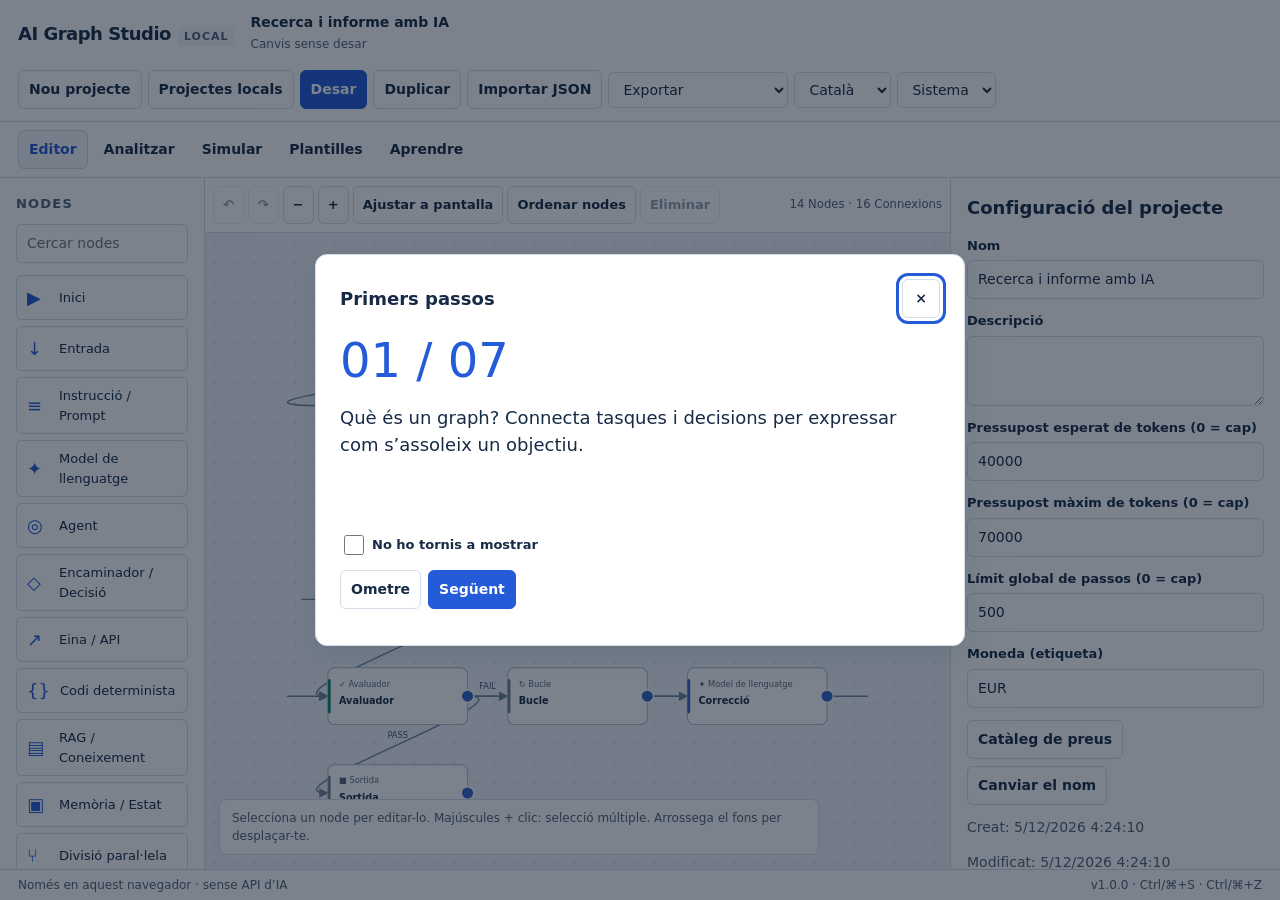
<file: index.html>
<!doctype html>
<html lang="ca">
<head>
<meta charset="utf-8">
<meta name="viewport" content="width=device-width,initial-scale=1">
<meta name="description" content="AI Graph Studio — editor local de workflows d’IA agentiva.">
<meta http-equiv="Content-Security-Policy" content="default-src 'self'; script-src 'self'; style-src 'self' 'unsafe-inline'; img-src 'self' blob: data:; connect-src 'none'; object-src 'none'; base-uri 'none'; form-action 'none'">
<meta name="referrer" content="no-referrer">
<title>AI Graph Studio</title>
<link rel="stylesheet" href="assets/css/style.css">
<script type="module" src="assets/js/app.js"></script>
</head>
<body><div id="app"></div><noscript>Aquesta aplicació necessita JavaScript. Esta aplicación necesita JavaScript. This application requires JavaScript.</noscript></body>
</html>
</file>
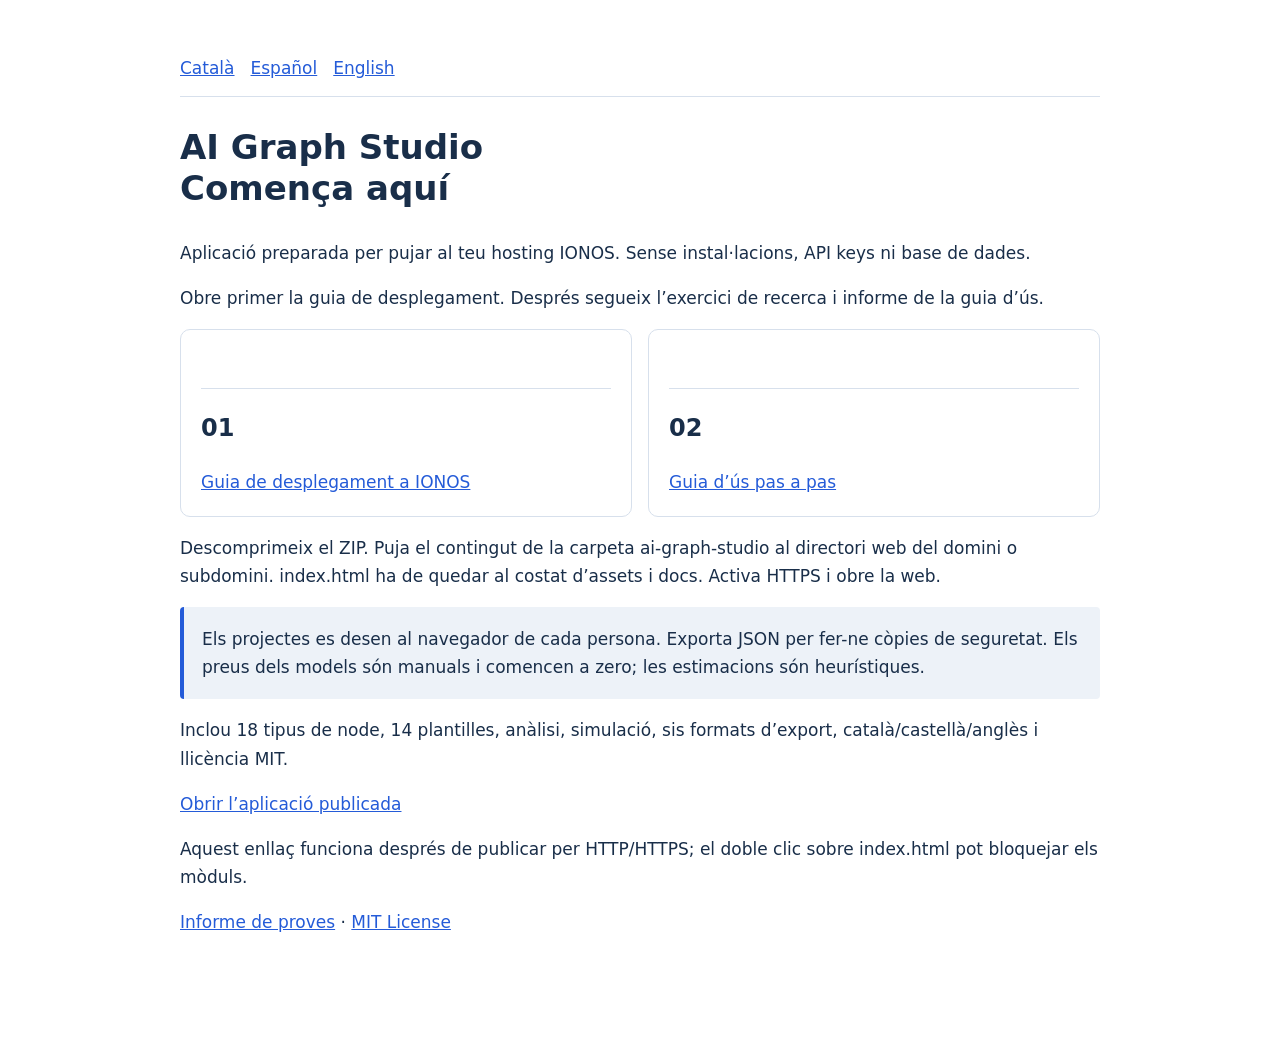
<file: START_HERE_CA.html>
<!doctype html><html lang="ca"><head><meta charset="utf-8"><meta name="viewport" content="width=device-width,initial-scale=1"><title>AI Graph Studio — Comença aquí</title><style>body{font:17px/1.65 system-ui,-apple-system,sans-serif;color:#192e49;max-width:920px;margin:40px auto;padding:0 24px 60px}h1{font-size:34px;line-height:1.2;margin:30px 0}h2{font-size:24px;margin-top:38px;border-top:1px solid #d7e0ec;padding-top:20px}h3{font-size:20px}a{color:#245bd8}code{font-size:.9em;background:#edf2f8;padding:2px 5px;border-radius:3px}pre{white-space:pre-wrap;overflow-wrap:anywhere;background:#edf2f8;padding:18px;border-radius:8px}pre code{background:none;padding:0}table{border-collapse:collapse;width:100%;font-size:15px}td,th{border:1px solid #d7e0ec;padding:10px;text-align:left}th{background:#edf2f8}nav{display:flex;gap:16px;flex-wrap:wrap;padding:14px 0;border-bottom:1px solid #d7e0ec}.note{background:#edf2f8;padding:18px;border-left:4px solid #245bd8;border-radius:4px}.cards{display:grid;grid-template-columns:repeat(auto-fit,minmax(230px,1fr));gap:16px}.card{border:1px solid #d7e0ec;border-radius:10px;padding:20px}li{margin:6px 0}@media print{body{margin:0;font-size:12px}nav{display:none}h2{break-after:avoid}pre,table{break-inside:avoid}}</style></head><body><nav><a href="START_HERE_CA.html">Català</a><a href="START_HERE_ES.html">Español</a><a href="START_HERE_EN.html">English</a></nav><h1>AI Graph Studio<br>Comença aquí</h1><p>Aplicació preparada per pujar al teu hosting IONOS. Sense instal·lacions, API keys ni base de dades.</p><p>Obre primer la guia de desplegament. Després segueix l’exercici de recerca i informe de la guia d’ús.</p><div class="cards"><div class="card"><h2>01</h2><a href="docs/DEPLOY_IONOS_CA.html">Guia de desplegament a IONOS</a></div><div class="card"><h2>02</h2><a href="docs/USER_GUIDE_CA.html">Guia d’ús pas a pas</a></div></div><p>Descomprimeix el ZIP. Puja el contingut de la carpeta ai-graph-studio al directori web del domini o subdomini. index.html ha de quedar al costat d’assets i docs. Activa HTTPS i obre la web.</p><p class="note">Els projectes es desen al navegador de cada persona. Exporta JSON per fer-ne còpies de seguretat. Els preus dels models són manuals i comencen a zero; les estimacions són heurístiques.</p><p>Inclou 18 tipus de node, 14 plantilles, anàlisi, simulació, sis formats d’export, català/castellà/anglès i llicència MIT.</p><p><a href="index.html">Obrir l’aplicació publicada</a></p><p>Aquest enllaç funciona després de publicar per HTTP/HTTPS; el doble clic sobre index.html pot bloquejar els mòduls.</p><p><a href="docs/TEST_REPORT.html">Informe de proves</a> · <a href="LICENSE">MIT License</a></p></body></html>
</file>
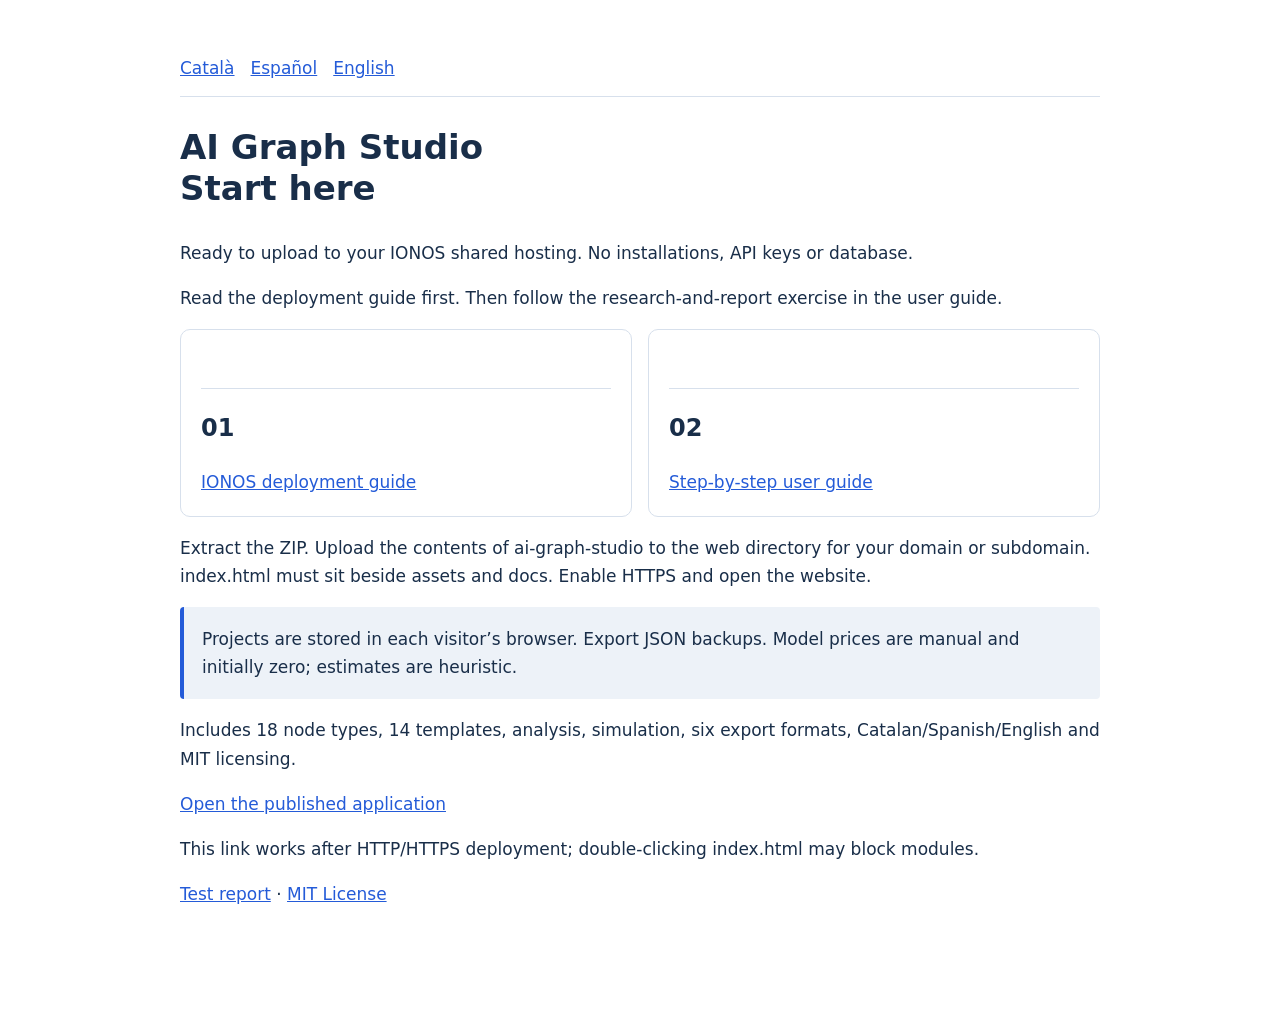
<file: START_HERE_EN.html>
<!doctype html><html lang="en"><head><meta charset="utf-8"><meta name="viewport" content="width=device-width,initial-scale=1"><title>AI Graph Studio — Start here</title><style>body{font:17px/1.65 system-ui,-apple-system,sans-serif;color:#192e49;max-width:920px;margin:40px auto;padding:0 24px 60px}h1{font-size:34px;line-height:1.2;margin:30px 0}h2{font-size:24px;margin-top:38px;border-top:1px solid #d7e0ec;padding-top:20px}h3{font-size:20px}a{color:#245bd8}code{font-size:.9em;background:#edf2f8;padding:2px 5px;border-radius:3px}pre{white-space:pre-wrap;overflow-wrap:anywhere;background:#edf2f8;padding:18px;border-radius:8px}pre code{background:none;padding:0}table{border-collapse:collapse;width:100%;font-size:15px}td,th{border:1px solid #d7e0ec;padding:10px;text-align:left}th{background:#edf2f8}nav{display:flex;gap:16px;flex-wrap:wrap;padding:14px 0;border-bottom:1px solid #d7e0ec}.note{background:#edf2f8;padding:18px;border-left:4px solid #245bd8;border-radius:4px}.cards{display:grid;grid-template-columns:repeat(auto-fit,minmax(230px,1fr));gap:16px}.card{border:1px solid #d7e0ec;border-radius:10px;padding:20px}li{margin:6px 0}@media print{body{margin:0;font-size:12px}nav{display:none}h2{break-after:avoid}pre,table{break-inside:avoid}}</style></head><body><nav><a href="START_HERE_CA.html">Català</a><a href="START_HERE_ES.html">Español</a><a href="START_HERE_EN.html">English</a></nav><h1>AI Graph Studio<br>Start here</h1><p>Ready to upload to your IONOS shared hosting. No installations, API keys or database.</p><p>Read the deployment guide first. Then follow the research-and-report exercise in the user guide.</p><div class="cards"><div class="card"><h2>01</h2><a href="docs/DEPLOY_IONOS_EN.html">IONOS deployment guide</a></div><div class="card"><h2>02</h2><a href="docs/USER_GUIDE_EN.html">Step-by-step user guide</a></div></div><p>Extract the ZIP. Upload the contents of ai-graph-studio to the web directory for your domain or subdomain. index.html must sit beside assets and docs. Enable HTTPS and open the website.</p><p class="note">Projects are stored in each visitor’s browser. Export JSON backups. Model prices are manual and initially zero; estimates are heuristic.</p><p>Includes 18 node types, 14 templates, analysis, simulation, six export formats, Catalan/Spanish/English and MIT licensing.</p><p><a href="index.html">Open the published application</a></p><p>This link works after HTTP/HTTPS deployment; double-clicking index.html may block modules.</p><p><a href="docs/TEST_REPORT.html">Test report</a> · <a href="LICENSE">MIT License</a></p></body></html>
</file>
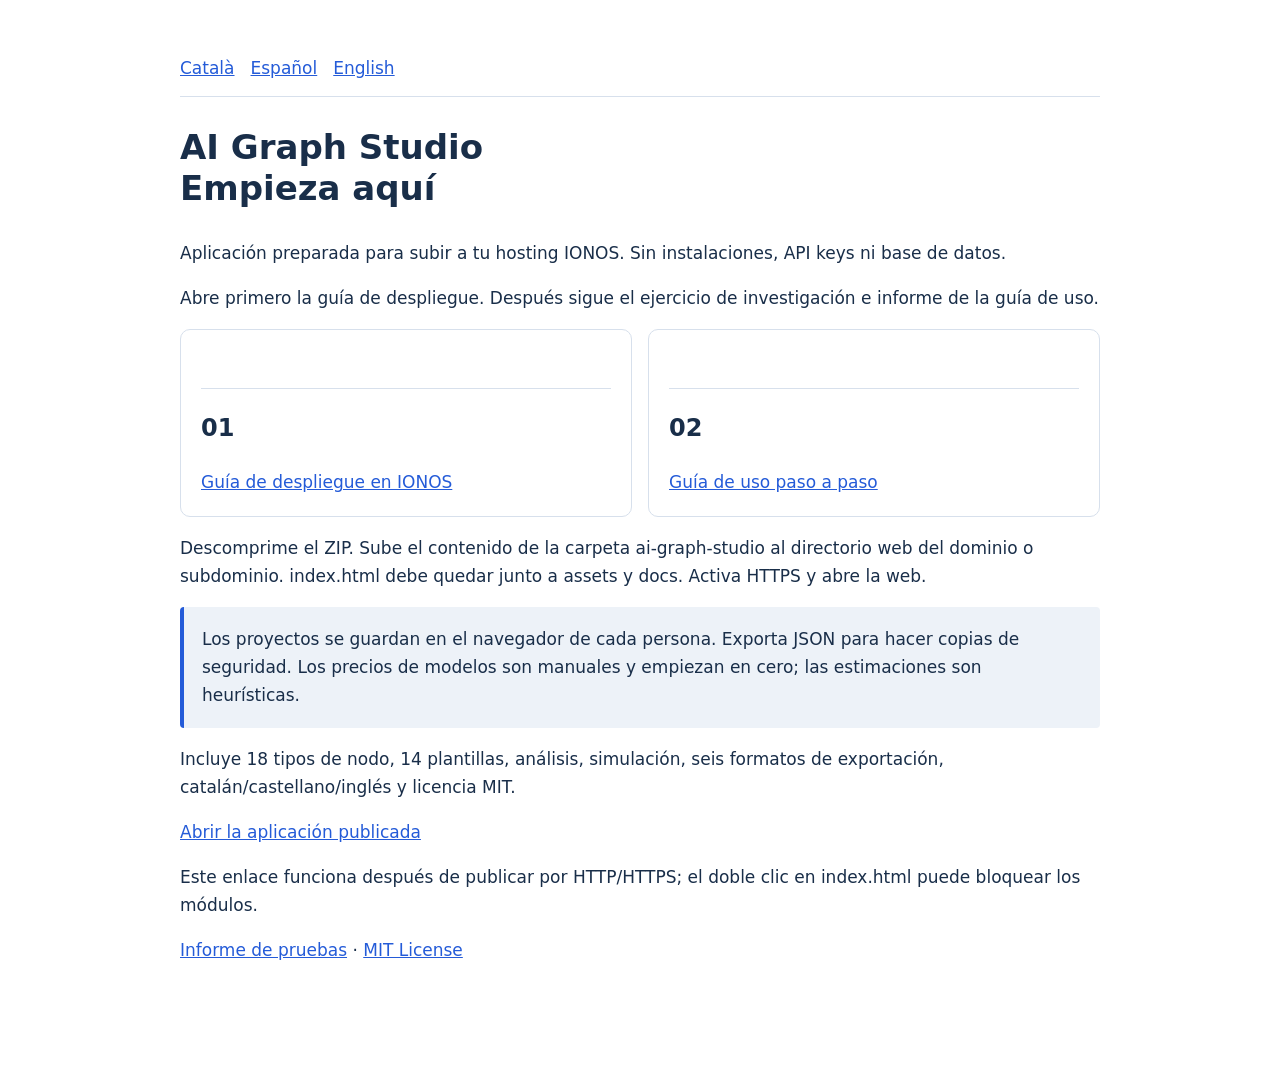
<file: START_HERE_ES.html>
<!doctype html><html lang="es"><head><meta charset="utf-8"><meta name="viewport" content="width=device-width,initial-scale=1"><title>AI Graph Studio — Empieza aquí</title><style>body{font:17px/1.65 system-ui,-apple-system,sans-serif;color:#192e49;max-width:920px;margin:40px auto;padding:0 24px 60px}h1{font-size:34px;line-height:1.2;margin:30px 0}h2{font-size:24px;margin-top:38px;border-top:1px solid #d7e0ec;padding-top:20px}h3{font-size:20px}a{color:#245bd8}code{font-size:.9em;background:#edf2f8;padding:2px 5px;border-radius:3px}pre{white-space:pre-wrap;overflow-wrap:anywhere;background:#edf2f8;padding:18px;border-radius:8px}pre code{background:none;padding:0}table{border-collapse:collapse;width:100%;font-size:15px}td,th{border:1px solid #d7e0ec;padding:10px;text-align:left}th{background:#edf2f8}nav{display:flex;gap:16px;flex-wrap:wrap;padding:14px 0;border-bottom:1px solid #d7e0ec}.note{background:#edf2f8;padding:18px;border-left:4px solid #245bd8;border-radius:4px}.cards{display:grid;grid-template-columns:repeat(auto-fit,minmax(230px,1fr));gap:16px}.card{border:1px solid #d7e0ec;border-radius:10px;padding:20px}li{margin:6px 0}@media print{body{margin:0;font-size:12px}nav{display:none}h2{break-after:avoid}pre,table{break-inside:avoid}}</style></head><body><nav><a href="START_HERE_CA.html">Català</a><a href="START_HERE_ES.html">Español</a><a href="START_HERE_EN.html">English</a></nav><h1>AI Graph Studio<br>Empieza aquí</h1><p>Aplicación preparada para subir a tu hosting IONOS. Sin instalaciones, API keys ni base de datos.</p><p>Abre primero la guía de despliegue. Después sigue el ejercicio de investigación e informe de la guía de uso.</p><div class="cards"><div class="card"><h2>01</h2><a href="docs/DEPLOY_IONOS_ES.html">Guía de despliegue en IONOS</a></div><div class="card"><h2>02</h2><a href="docs/USER_GUIDE_ES.html">Guía de uso paso a paso</a></div></div><p>Descomprime el ZIP. Sube el contenido de la carpeta ai-graph-studio al directorio web del dominio o subdominio. index.html debe quedar junto a assets y docs. Activa HTTPS y abre la web.</p><p class="note">Los proyectos se guardan en el navegador de cada persona. Exporta JSON para hacer copias de seguridad. Los precios de modelos son manuales y empiezan en cero; las estimaciones son heurísticas.</p><p>Incluye 18 tipos de nodo, 14 plantillas, análisis, simulación, seis formatos de exportación, catalán/castellano/inglés y licencia MIT.</p><p><a href="index.html">Abrir la aplicación publicada</a></p><p>Este enlace funciona después de publicar por HTTP/HTTPS; el doble clic en index.html puede bloquear los módulos.</p><p><a href="docs/TEST_REPORT.html">Informe de pruebas</a> · <a href="LICENSE">MIT License</a></p></body></html>
</file>
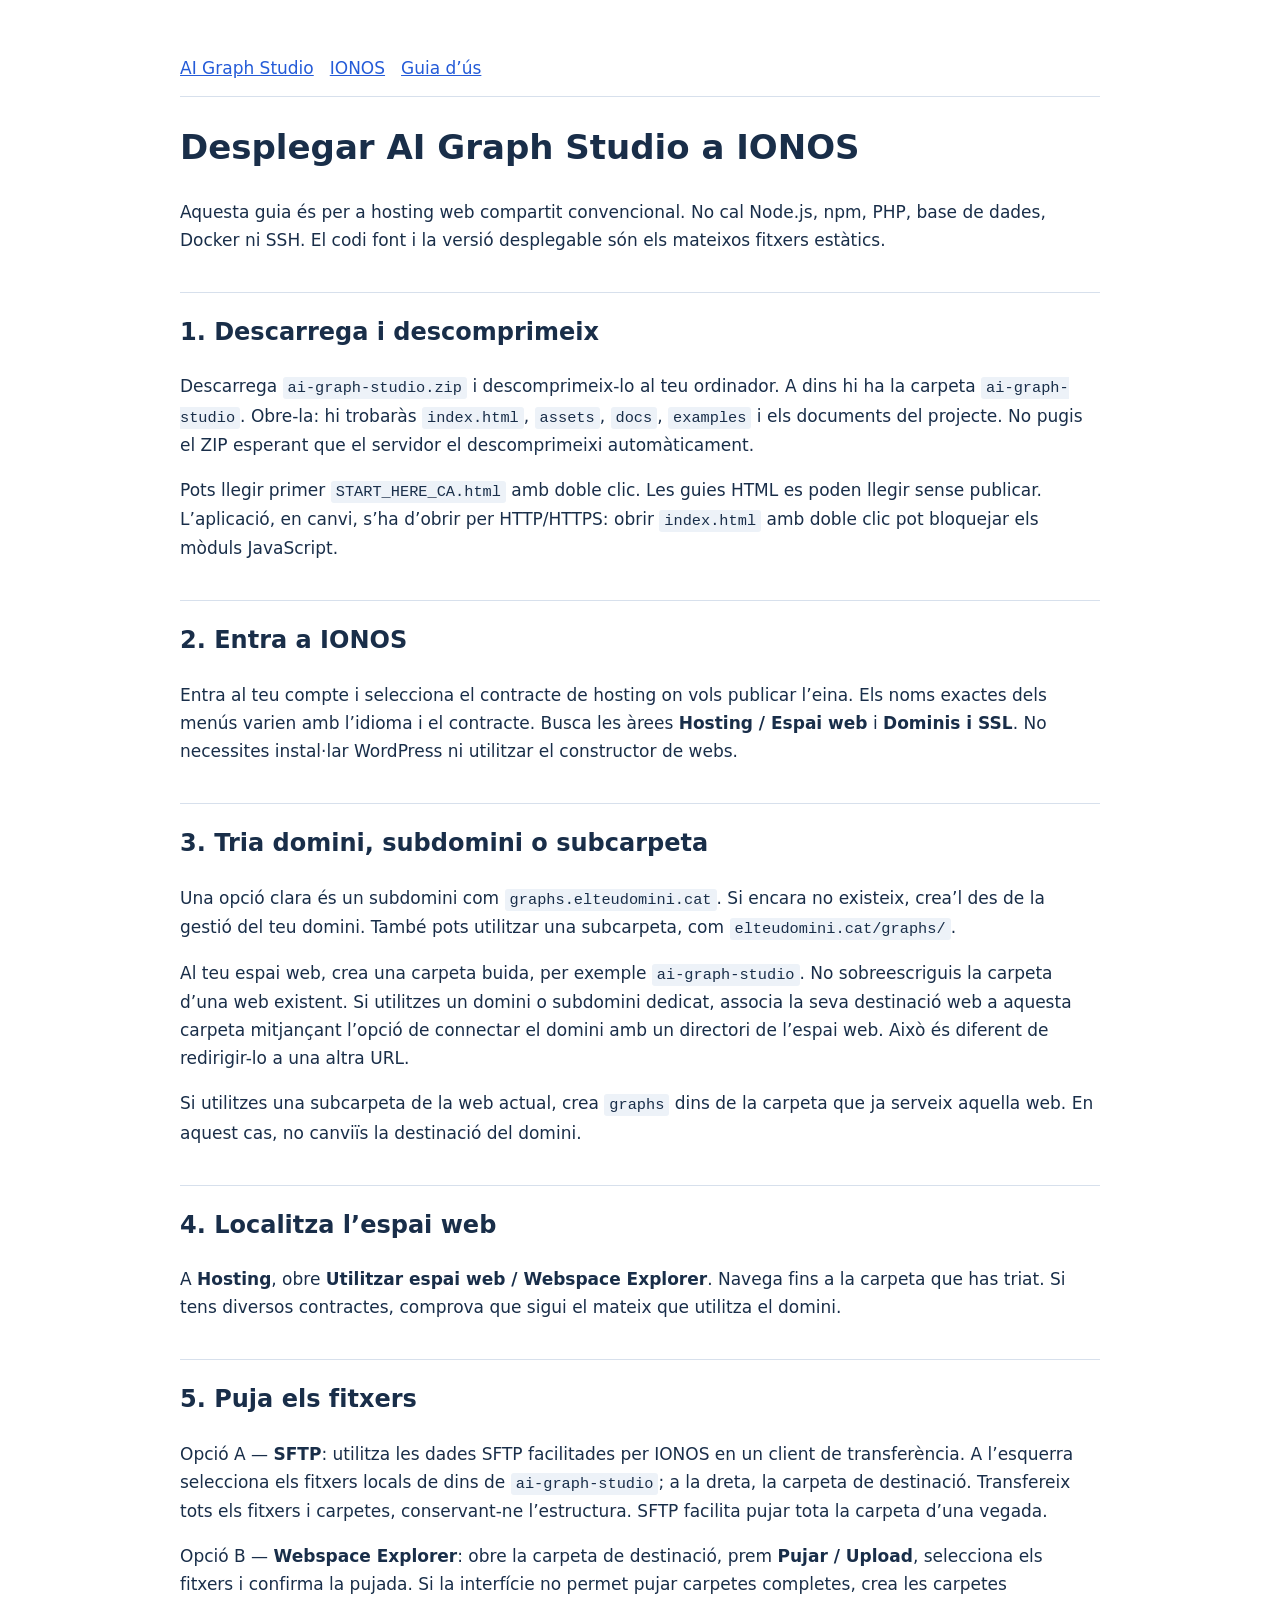
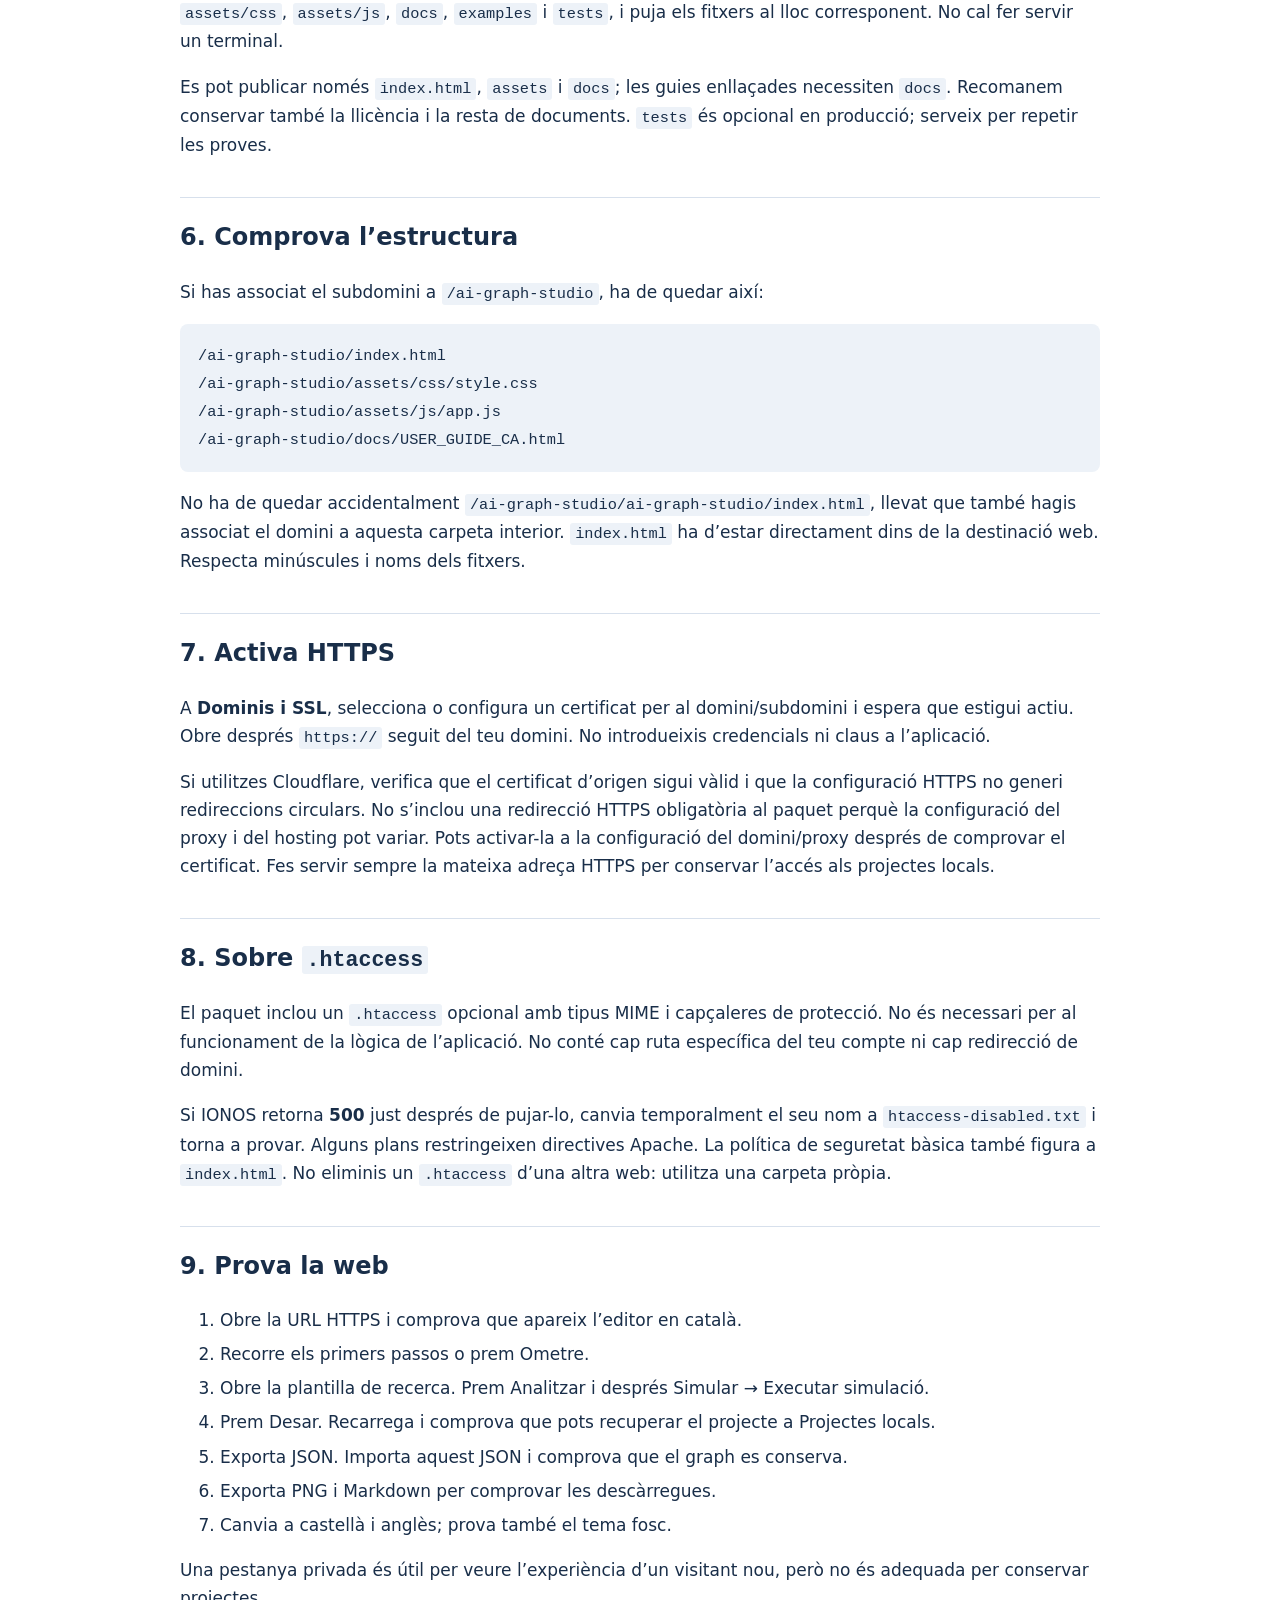
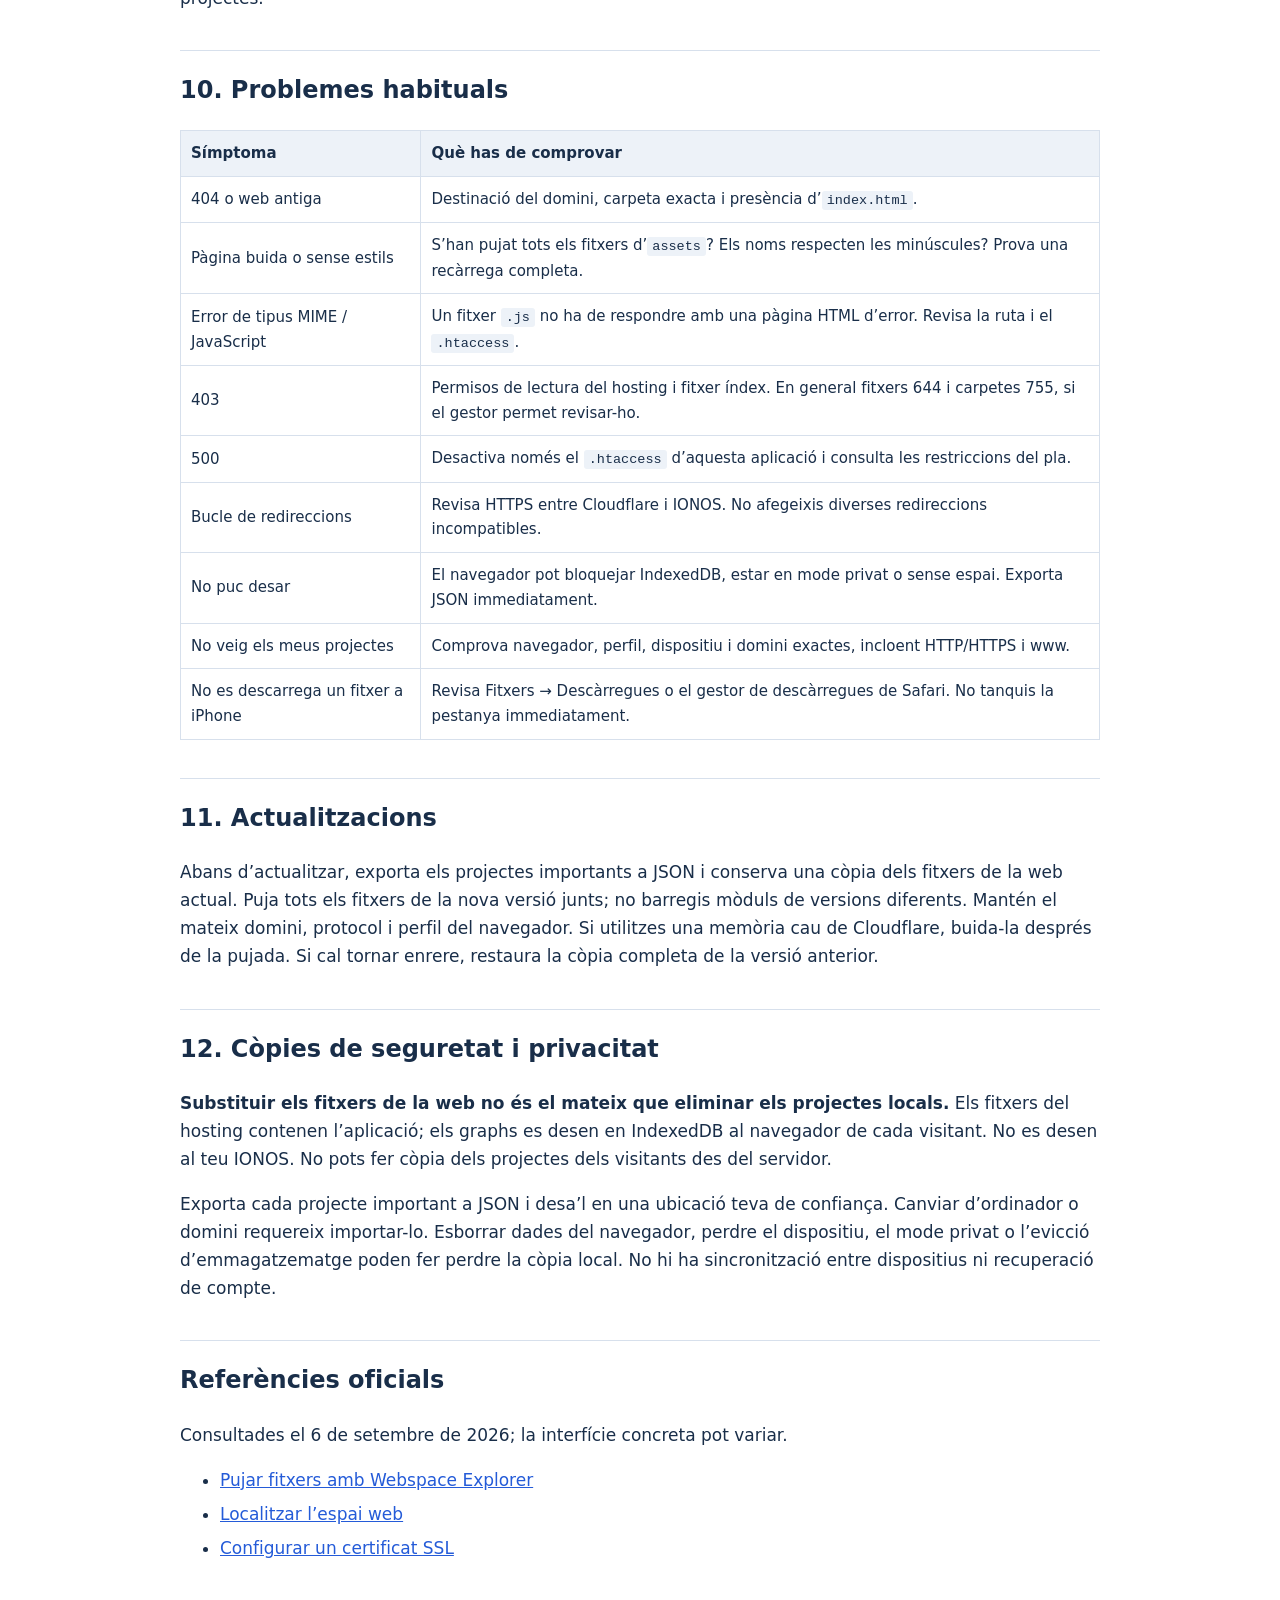
<file: docs/DEPLOY_IONOS_CA.html>
<!doctype html><html lang="ca"><head><meta charset="utf-8"><meta name="viewport" content="width=device-width,initial-scale=1"><title>Desplegar AI Graph Studio a IONOS</title><style>body{font:17px/1.65 system-ui,-apple-system,sans-serif;color:#192e49;max-width:920px;margin:40px auto;padding:0 24px 60px}h1{font-size:34px;line-height:1.2;margin:30px 0}h2{font-size:24px;margin-top:38px;border-top:1px solid #d7e0ec;padding-top:20px}h3{font-size:20px}a{color:#245bd8}code{font-size:.9em;background:#edf2f8;padding:2px 5px;border-radius:3px}pre{white-space:pre-wrap;overflow-wrap:anywhere;background:#edf2f8;padding:18px;border-radius:8px}pre code{background:none;padding:0}table{border-collapse:collapse;width:100%;font-size:15px}td,th{border:1px solid #d7e0ec;padding:10px;text-align:left}th{background:#edf2f8}nav{display:flex;gap:16px;flex-wrap:wrap;padding:14px 0;border-bottom:1px solid #d7e0ec}.note{background:#edf2f8;padding:18px;border-left:4px solid #245bd8;border-radius:4px}.cards{display:grid;grid-template-columns:repeat(auto-fit,minmax(230px,1fr));gap:16px}.card{border:1px solid #d7e0ec;border-radius:10px;padding:20px}li{margin:6px 0}@media print{body{margin:0;font-size:12px}nav{display:none}h2{break-after:avoid}pre,table{break-inside:avoid}}</style></head><body><nav><a href="../START_HERE_CA.html">AI Graph Studio</a><a href="DEPLOY_IONOS_CA.html">IONOS</a><a href="USER_GUIDE_CA.html">Guia d’ús</a></nav><h1>Desplegar AI Graph Studio a IONOS</h1>
<p>Aquesta guia és per a hosting web compartit convencional. No cal Node.js, npm, PHP, base de dades, Docker ni SSH. El codi font i la versió desplegable són els mateixos fitxers estàtics.</p>
<h2>1. Descarrega i descomprimeix</h2>
<p>Descarrega <code>ai-graph-studio.zip</code> i descomprimeix-lo al teu ordinador. A dins hi ha la carpeta <code>ai-graph-studio</code>. Obre-la: hi trobaràs <code>index.html</code>, <code>assets</code>, <code>docs</code>, <code>examples</code> i els documents del projecte. No pugis el ZIP esperant que el servidor el descomprimeixi automàticament.</p>
<p>Pots llegir primer <code>START_HERE_CA.html</code> amb doble clic. Les guies HTML es poden llegir sense publicar. L’aplicació, en canvi, s’ha d’obrir per HTTP/HTTPS: obrir <code>index.html</code> amb doble clic pot bloquejar els mòduls JavaScript.</p>
<h2>2. Entra a IONOS</h2>
<p>Entra al teu compte i selecciona el contracte de hosting on vols publicar l’eina. Els noms exactes dels menús varien amb l’idioma i el contracte. Busca les àrees <strong>Hosting / Espai web</strong> i <strong>Dominis i SSL</strong>. No necessites instal·lar WordPress ni utilitzar el constructor de webs.</p>
<h2>3. Tria domini, subdomini o subcarpeta</h2>
<p>Una opció clara és un subdomini com <code>graphs.elteudomini.cat</code>. Si encara no existeix, crea’l des de la gestió del teu domini. També pots utilitzar una subcarpeta, com <code>elteudomini.cat/graphs/</code>.</p>
<p>Al teu espai web, crea una carpeta buida, per exemple <code>ai-graph-studio</code>. No sobreescriguis la carpeta d’una web existent. Si utilitzes un domini o subdomini dedicat, associa la seva destinació web a aquesta carpeta mitjançant l’opció de connectar el domini amb un directori de l’espai web. Això és diferent de redirigir-lo a una altra URL.</p>
<p>Si utilitzes una subcarpeta de la web actual, crea <code>graphs</code> dins de la carpeta que ja serveix aquella web. En aquest cas, no canviïs la destinació del domini.</p>
<h2>4. Localitza l’espai web</h2>
<p>A <strong>Hosting</strong>, obre <strong>Utilitzar espai web / Webspace Explorer</strong>. Navega fins a la carpeta que has triat. Si tens diversos contractes, comprova que sigui el mateix que utilitza el domini.</p>
<h2>5. Puja els fitxers</h2>
<p>Opció A — <strong>SFTP</strong>: utilitza les dades SFTP facilitades per IONOS en un client de transferència. A l’esquerra selecciona els fitxers locals de dins de <code>ai-graph-studio</code>; a la dreta, la carpeta de destinació. Transfereix tots els fitxers i carpetes, conservant-ne l’estructura. SFTP facilita pujar tota la carpeta d’una vegada.</p>
<p>Opció B — <strong>Webspace Explorer</strong>: obre la carpeta de destinació, prem <strong>Pujar / Upload</strong>, selecciona els fitxers i confirma la pujada. Si la interfície no permet pujar carpetes completes, crea les carpetes <code>assets/css</code>, <code>assets/js</code>, <code>docs</code>, <code>examples</code> i <code>tests</code>, i puja els fitxers al lloc corresponent. No cal fer servir un terminal.</p>
<p>Es pot publicar només <code>index.html</code>, <code>assets</code> i <code>docs</code>; les guies enllaçades necessiten <code>docs</code>. Recomanem conservar també la llicència i la resta de documents. <code>tests</code> és opcional en producció; serveix per repetir les proves.</p>
<h2>6. Comprova l’estructura</h2>
<p>Si has associat el subdomini a <code>/ai-graph-studio</code>, ha de quedar així:</p>
<pre><code>/ai-graph-studio/index.html
/ai-graph-studio/assets/css/style.css
/ai-graph-studio/assets/js/app.js
/ai-graph-studio/docs/USER_GUIDE_CA.html</code></pre>
<p>No ha de quedar accidentalment <code>/ai-graph-studio/ai-graph-studio/index.html</code>, llevat que també hagis associat el domini a aquesta carpeta interior. <code>index.html</code> ha d’estar directament dins de la destinació web. Respecta minúscules i noms dels fitxers.</p>
<h2>7. Activa HTTPS</h2>
<p>A <strong>Dominis i SSL</strong>, selecciona o configura un certificat per al domini/subdomini i espera que estigui actiu. Obre després <code>https://</code> seguit del teu domini. No introdueixis credencials ni claus a l’aplicació.</p>
<p>Si utilitzes Cloudflare, verifica que el certificat d’origen sigui vàlid i que la configuració HTTPS no generi redireccions circulars. No s’inclou una redirecció HTTPS obligatòria al paquet perquè la configuració del proxy i del hosting pot variar. Pots activar-la a la configuració del domini/proxy després de comprovar el certificat. Fes servir sempre la mateixa adreça HTTPS per conservar l’accés als projectes locals.</p>
<h2>8. Sobre <code>.htaccess</code></h2>
<p>El paquet inclou un <code>.htaccess</code> opcional amb tipus MIME i capçaleres de protecció. No és necessari per al funcionament de la lògica de l’aplicació. No conté cap ruta específica del teu compte ni cap redirecció de domini.</p>
<p>Si IONOS retorna <strong>500</strong> just després de pujar-lo, canvia temporalment el seu nom a <code>htaccess-disabled.txt</code> i torna a provar. Alguns plans restringeixen directives Apache. La política de seguretat bàsica també figura a <code>index.html</code>. No eliminis un <code>.htaccess</code> d’una altra web: utilitza una carpeta pròpia.</p>
<h2>9. Prova la web</h2>
<ol><li>Obre la URL HTTPS i comprova que apareix l’editor en català.</li><li>Recorre els primers passos o prem Ometre.</li><li>Obre la plantilla de recerca. Prem Analitzar i després Simular → Executar simulació.</li><li>Prem Desar. Recarrega i comprova que pots recuperar el projecte a Projectes locals.</li><li>Exporta JSON. Importa aquest JSON i comprova que el graph es conserva.</li><li>Exporta PNG i Markdown per comprovar les descàrregues.</li><li>Canvia a castellà i anglès; prova també el tema fosc.</li></ol>
<p>Una pestanya privada és útil per veure l’experiència d’un visitant nou, però no és adequada per conservar projectes.</p>
<h2>10. Problemes habituals</h2>
<table><thead><tr><th>Símptoma</th><th>Què has de comprovar</th></tr></thead><tbody><tr><td>404 o web antiga</td><td>Destinació del domini, carpeta exacta i presència d’<code>index.html</code>.</td></tr><tr><td>Pàgina buida o sense estils</td><td>S’han pujat tots els fitxers d’<code>assets</code>? Els noms respecten les minúscules? Prova una recàrrega completa.</td></tr><tr><td>Error de tipus MIME / JavaScript</td><td>Un fitxer <code>.js</code> no ha de respondre amb una pàgina HTML d’error. Revisa la ruta i el <code>.htaccess</code>.</td></tr><tr><td>403</td><td>Permisos de lectura del hosting i fitxer índex. En general fitxers 644 i carpetes 755, si el gestor permet revisar-ho.</td></tr><tr><td>500</td><td>Desactiva només el <code>.htaccess</code> d’aquesta aplicació i consulta les restriccions del pla.</td></tr><tr><td>Bucle de redireccions</td><td>Revisa HTTPS entre Cloudflare i IONOS. No afegeixis diverses redireccions incompatibles.</td></tr><tr><td>No puc desar</td><td>El navegador pot bloquejar IndexedDB, estar en mode privat o sense espai. Exporta JSON immediatament.</td></tr><tr><td>No veig els meus projectes</td><td>Comprova navegador, perfil, dispositiu i domini exactes, incloent HTTP/HTTPS i www.</td></tr><tr><td>No es descarrega un fitxer a iPhone</td><td>Revisa Fitxers → Descàrregues o el gestor de descàrregues de Safari. No tanquis la pestanya immediatament.</td></tr></tbody></table>
<h2>11. Actualitzacions</h2>
<p>Abans d’actualitzar, exporta els projectes importants a JSON i conserva una còpia dels fitxers de la web actual. Puja tots els fitxers de la nova versió junts; no barregis mòduls de versions diferents. Mantén el mateix domini, protocol i perfil del navegador. Si utilitzes una memòria cau de Cloudflare, buida-la després de la pujada. Si cal tornar enrere, restaura la còpia completa de la versió anterior.</p>
<h2>12. Còpies de seguretat i privacitat</h2>
<p><strong>Substituir els fitxers de la web no és el mateix que eliminar els projectes locals.</strong> Els fitxers del hosting contenen l’aplicació; els graphs es desen en IndexedDB al navegador de cada visitant. No es desen al teu IONOS. No pots fer còpia dels projectes dels visitants des del servidor.</p>
<p>Exporta cada projecte important a JSON i desa’l en una ubicació teva de confiança. Canviar d’ordinador o domini requereix importar-lo. Esborrar dades del navegador, perdre el dispositiu, el mode privat o l’evicció d’emmagatzematge poden fer perdre la còpia local. No hi ha sincronització entre dispositius ni recuperació de compte.</p>
<h2>Referències oficials</h2>
<p>Consultades el 6 de setembre de 2026; la interfície concreta pot variar.</p>
<ul><li><a href="https://www.ionos.com/help/hosting/managing-webspace-with-webspace-explorer/uploading-a-file-using-webspace-explorer/" rel="noopener noreferrer">Pujar fitxers amb Webspace Explorer</a></li><li><a href="https://www.ionos.com/help/hosting/using-php-for-web-projects/determining-the-absolute-path-document-root-of-your-webspace/" rel="noopener noreferrer">Localitzar l’espai web</a></li><li><a href="https://www.ionos.com/help/ssl-certificates/setting-up-ssl-certificates-managed-by-11-ionos/setting-up-an-ssl-certificate-managed-by-11-ionos-ssl-starter-ssl-starter-advanced-ssl-starter-wildcard/" rel="noopener noreferrer">Configurar un certificat SSL</a></li></ul></body></html>
</file>
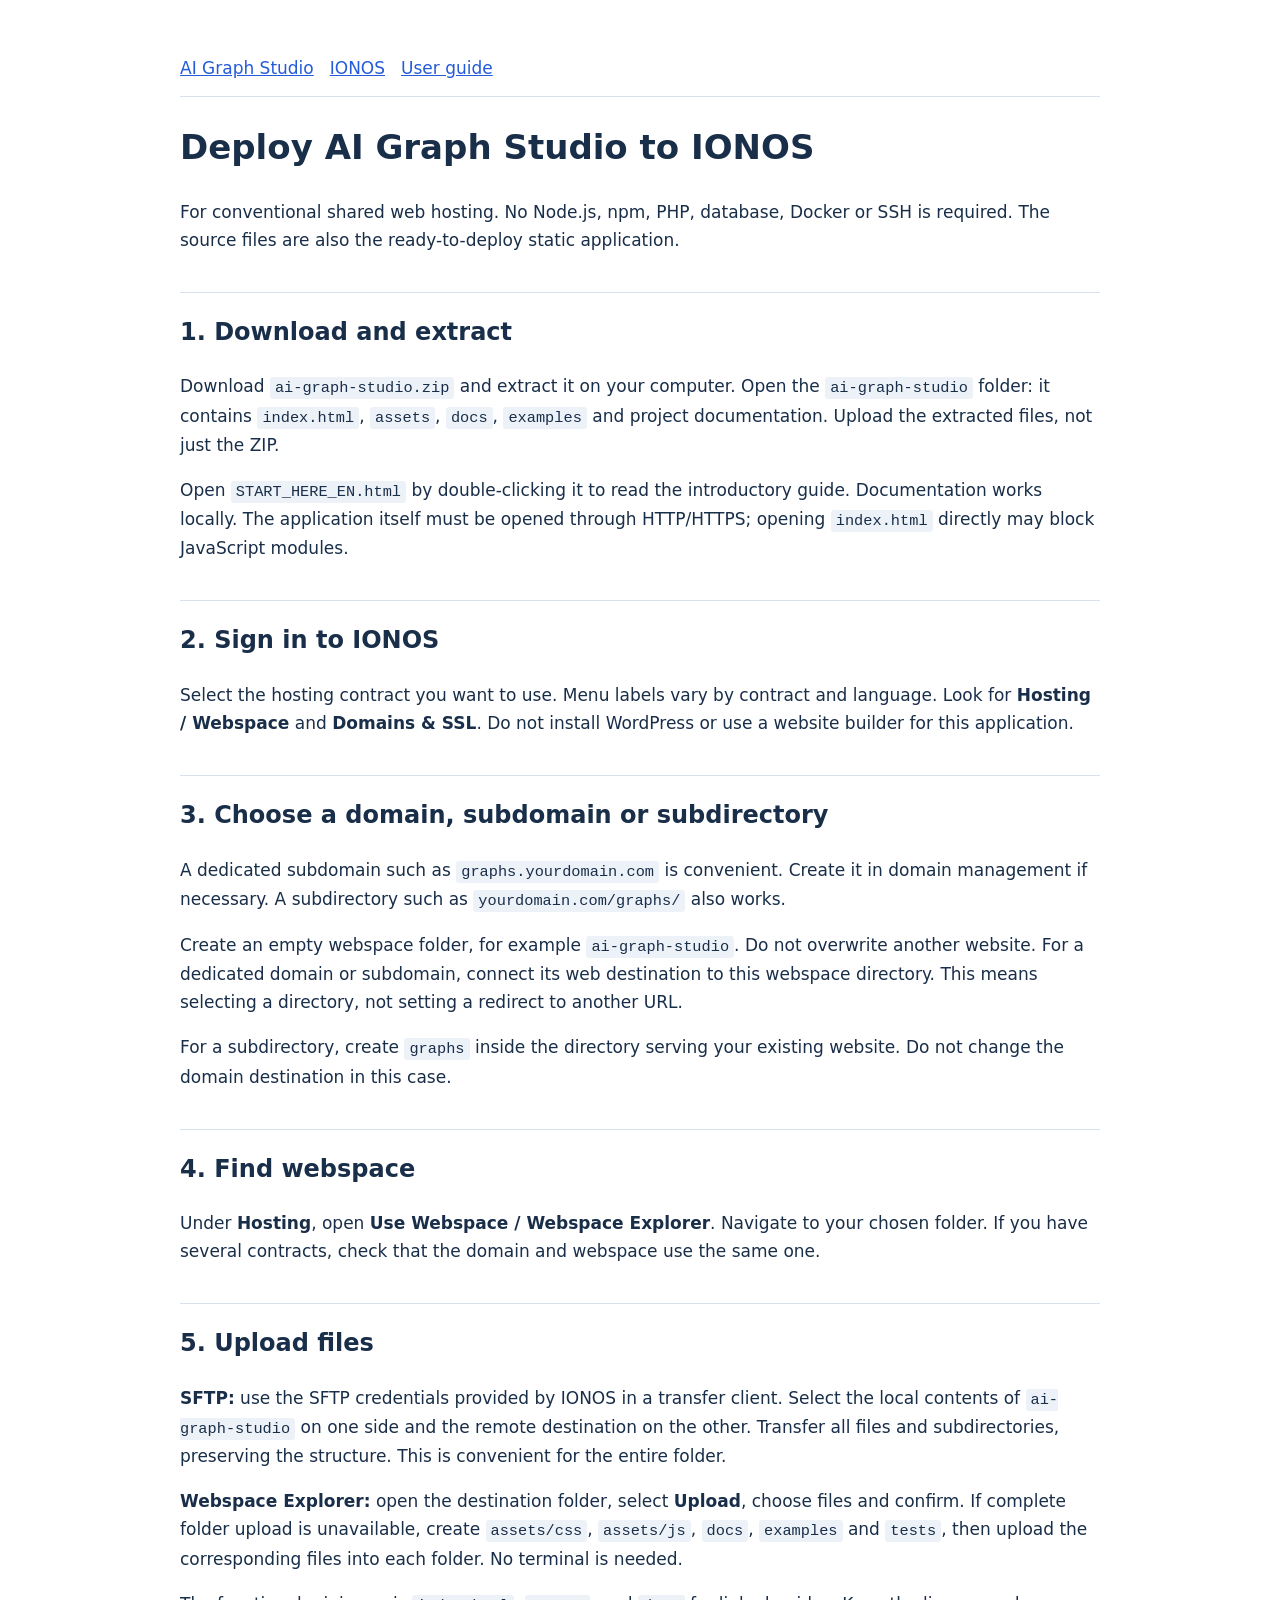
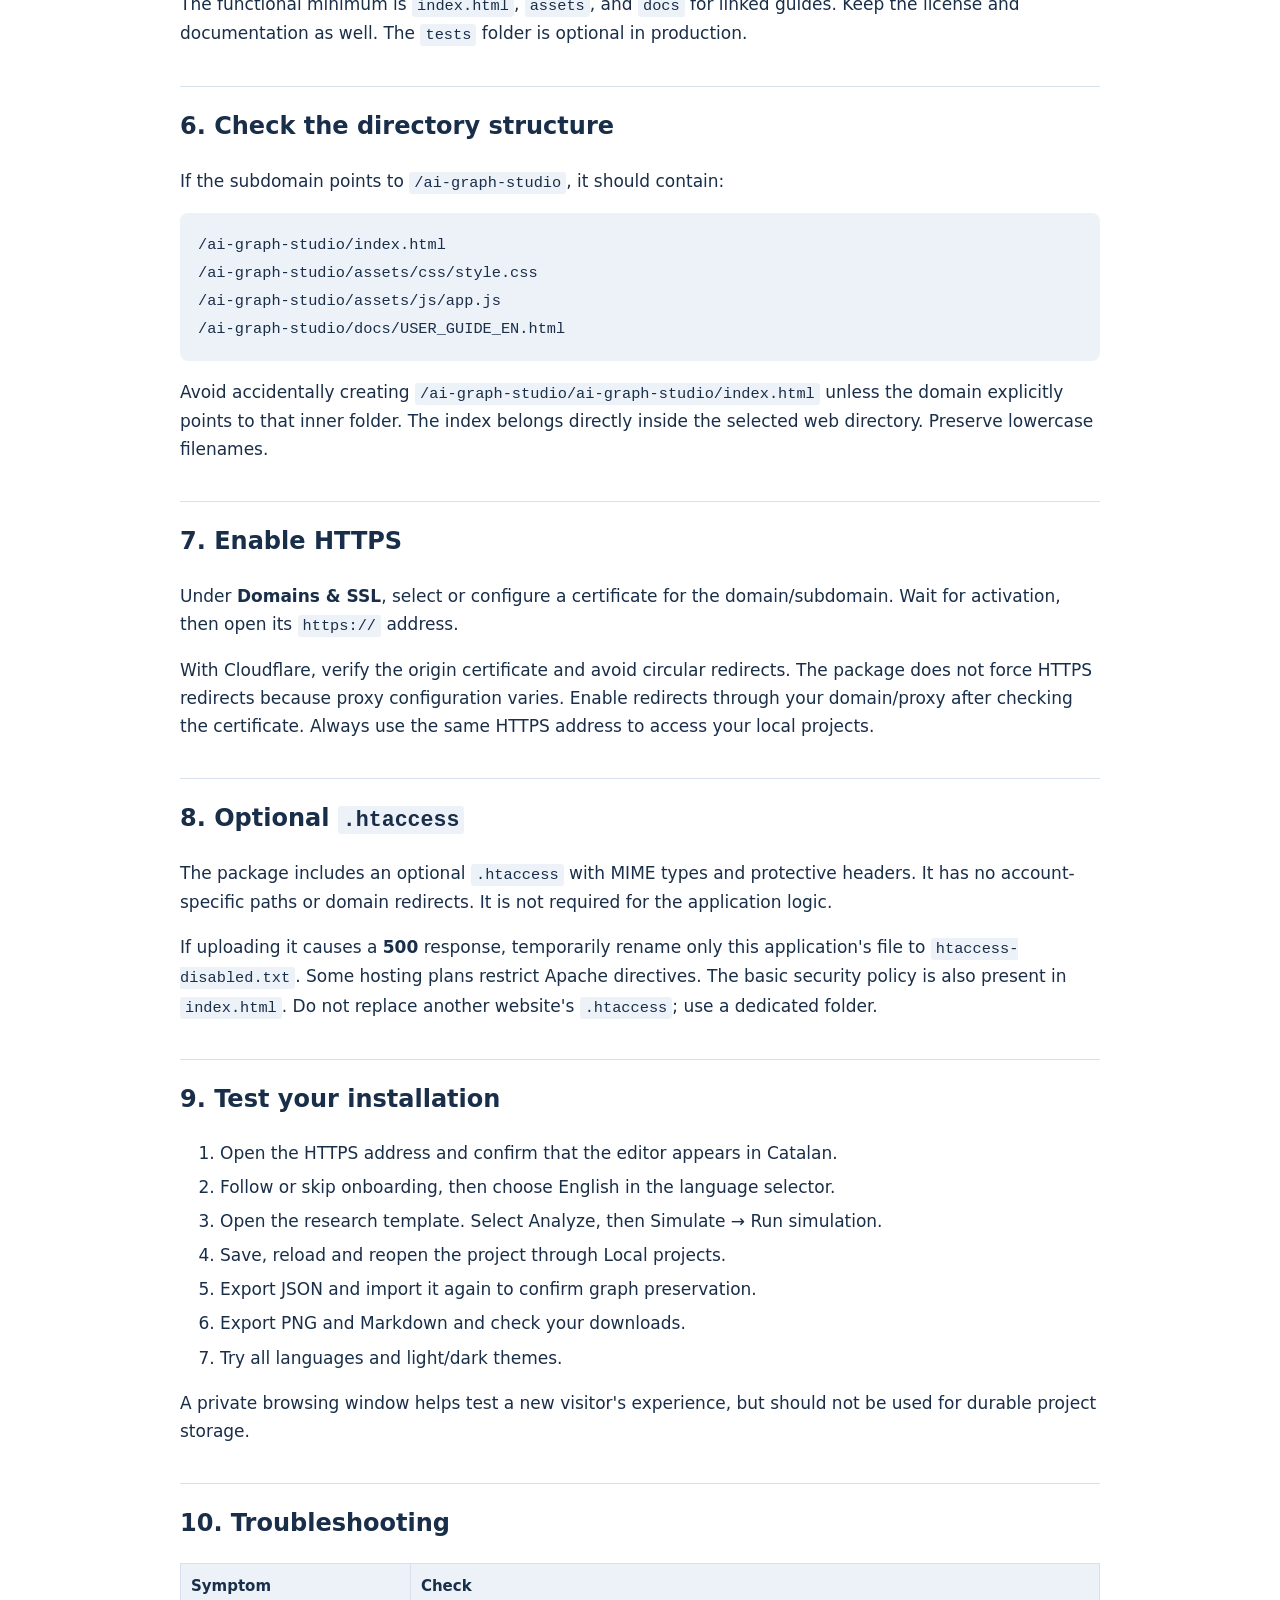
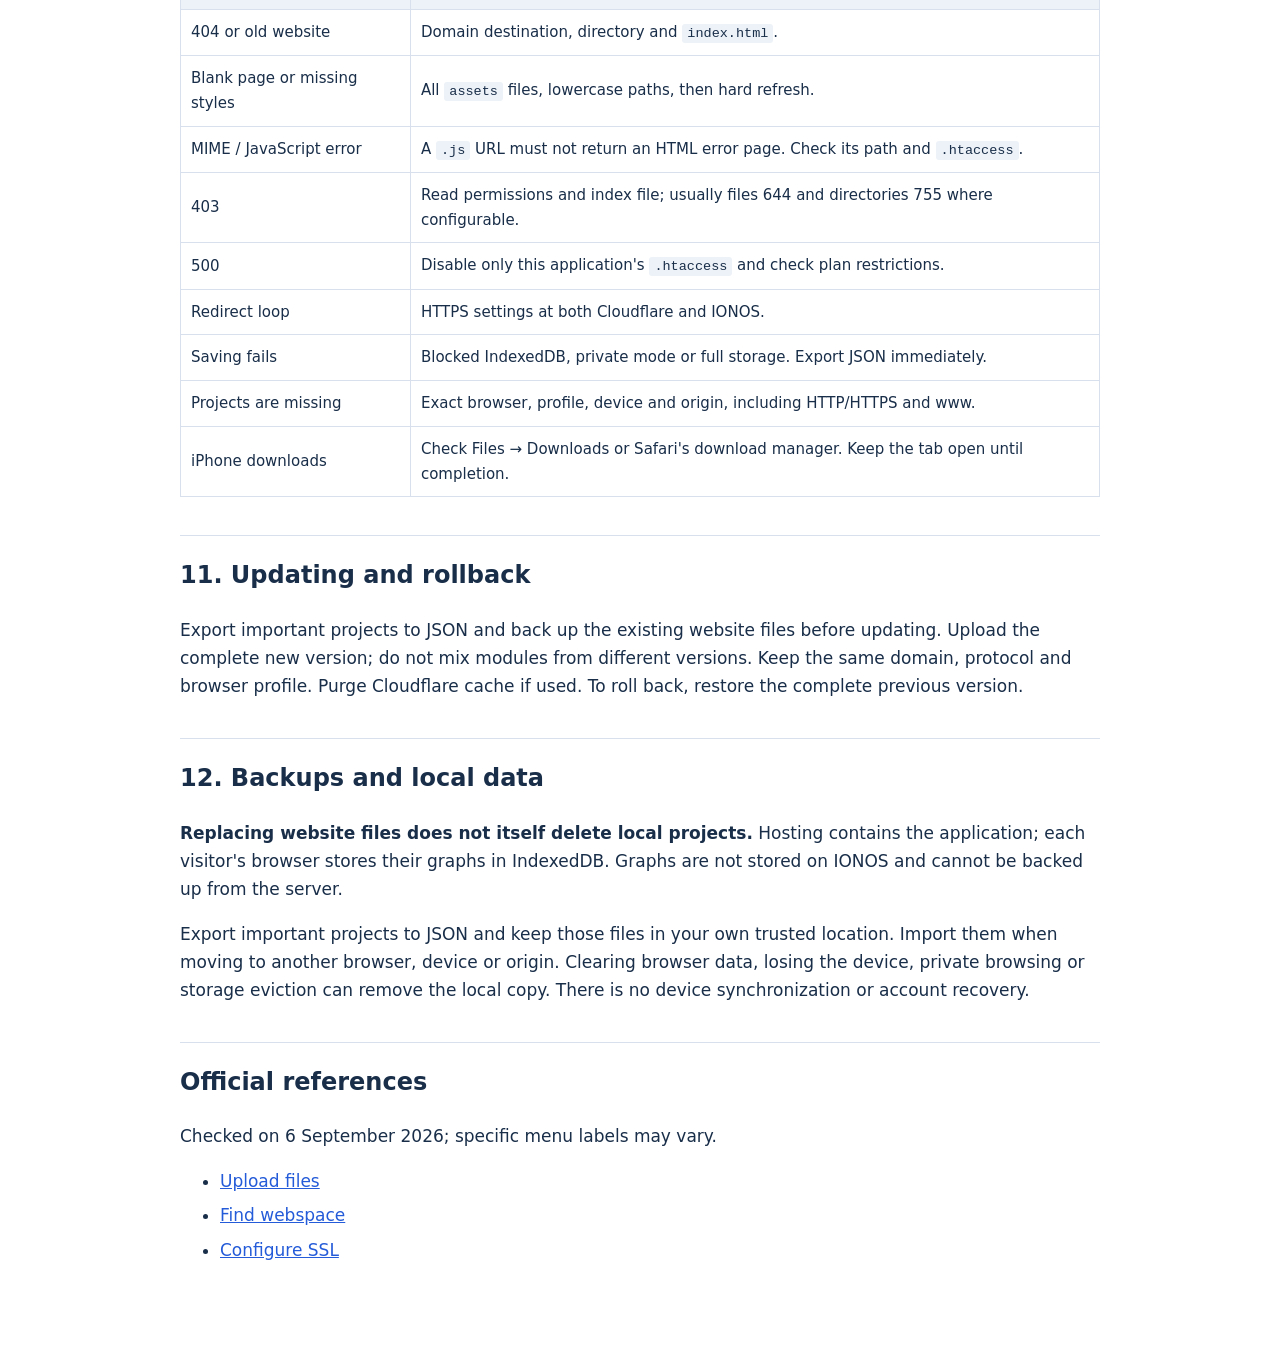
<file: docs/DEPLOY_IONOS_EN.html>
<!doctype html><html lang="en"><head><meta charset="utf-8"><meta name="viewport" content="width=device-width,initial-scale=1"><title>Deploy AI Graph Studio to IONOS</title><style>body{font:17px/1.65 system-ui,-apple-system,sans-serif;color:#192e49;max-width:920px;margin:40px auto;padding:0 24px 60px}h1{font-size:34px;line-height:1.2;margin:30px 0}h2{font-size:24px;margin-top:38px;border-top:1px solid #d7e0ec;padding-top:20px}h3{font-size:20px}a{color:#245bd8}code{font-size:.9em;background:#edf2f8;padding:2px 5px;border-radius:3px}pre{white-space:pre-wrap;overflow-wrap:anywhere;background:#edf2f8;padding:18px;border-radius:8px}pre code{background:none;padding:0}table{border-collapse:collapse;width:100%;font-size:15px}td,th{border:1px solid #d7e0ec;padding:10px;text-align:left}th{background:#edf2f8}nav{display:flex;gap:16px;flex-wrap:wrap;padding:14px 0;border-bottom:1px solid #d7e0ec}.note{background:#edf2f8;padding:18px;border-left:4px solid #245bd8;border-radius:4px}.cards{display:grid;grid-template-columns:repeat(auto-fit,minmax(230px,1fr));gap:16px}.card{border:1px solid #d7e0ec;border-radius:10px;padding:20px}li{margin:6px 0}@media print{body{margin:0;font-size:12px}nav{display:none}h2{break-after:avoid}pre,table{break-inside:avoid}}</style></head><body><nav><a href="../START_HERE_EN.html">AI Graph Studio</a><a href="DEPLOY_IONOS_EN.html">IONOS</a><a href="USER_GUIDE_EN.html">User guide</a></nav><h1>Deploy AI Graph Studio to IONOS</h1>
<p>For conventional shared web hosting. No Node.js, npm, PHP, database, Docker or SSH is required. The source files are also the ready-to-deploy static application.</p>
<h2>1. Download and extract</h2>
<p>Download <code>ai-graph-studio.zip</code> and extract it on your computer. Open the <code>ai-graph-studio</code> folder: it contains <code>index.html</code>, <code>assets</code>, <code>docs</code>, <code>examples</code> and project documentation. Upload the extracted files, not just the ZIP.</p>
<p>Open <code>START_HERE_EN.html</code> by double-clicking it to read the introductory guide. Documentation works locally. The application itself must be opened through HTTP/HTTPS; opening <code>index.html</code> directly may block JavaScript modules.</p>
<h2>2. Sign in to IONOS</h2>
<p>Select the hosting contract you want to use. Menu labels vary by contract and language. Look for <strong>Hosting / Webspace</strong> and <strong>Domains &amp; SSL</strong>. Do not install WordPress or use a website builder for this application.</p>
<h2>3. Choose a domain, subdomain or subdirectory</h2>
<p>A dedicated subdomain such as <code>graphs.yourdomain.com</code> is convenient. Create it in domain management if necessary. A subdirectory such as <code>yourdomain.com/graphs/</code> also works.</p>
<p>Create an empty webspace folder, for example <code>ai-graph-studio</code>. Do not overwrite another website. For a dedicated domain or subdomain, connect its web destination to this webspace directory. This means selecting a directory, not setting a redirect to another URL.</p>
<p>For a subdirectory, create <code>graphs</code> inside the directory serving your existing website. Do not change the domain destination in this case.</p>
<h2>4. Find webspace</h2>
<p>Under <strong>Hosting</strong>, open <strong>Use Webspace / Webspace Explorer</strong>. Navigate to your chosen folder. If you have several contracts, check that the domain and webspace use the same one.</p>
<h2>5. Upload files</h2>
<p><strong>SFTP:</strong> use the SFTP credentials provided by IONOS in a transfer client. Select the local contents of <code>ai-graph-studio</code> on one side and the remote destination on the other. Transfer all files and subdirectories, preserving the structure. This is convenient for the entire folder.</p>
<p><strong>Webspace Explorer:</strong> open the destination folder, select <strong>Upload</strong>, choose files and confirm. If complete folder upload is unavailable, create <code>assets/css</code>, <code>assets/js</code>, <code>docs</code>, <code>examples</code> and <code>tests</code>, then upload the corresponding files into each folder. No terminal is needed.</p>
<p>The functional minimum is <code>index.html</code>, <code>assets</code>, and <code>docs</code> for linked guides. Keep the license and documentation as well. The <code>tests</code> folder is optional in production.</p>
<h2>6. Check the directory structure</h2>
<p>If the subdomain points to <code>/ai-graph-studio</code>, it should contain:</p>
<pre><code>/ai-graph-studio/index.html
/ai-graph-studio/assets/css/style.css
/ai-graph-studio/assets/js/app.js
/ai-graph-studio/docs/USER_GUIDE_EN.html</code></pre>
<p>Avoid accidentally creating <code>/ai-graph-studio/ai-graph-studio/index.html</code> unless the domain explicitly points to that inner folder. The index belongs directly inside the selected web directory. Preserve lowercase filenames.</p>
<h2>7. Enable HTTPS</h2>
<p>Under <strong>Domains &amp; SSL</strong>, select or configure a certificate for the domain/subdomain. Wait for activation, then open its <code>https://</code> address.</p>
<p>With Cloudflare, verify the origin certificate and avoid circular redirects. The package does not force HTTPS redirects because proxy configuration varies. Enable redirects through your domain/proxy after checking the certificate. Always use the same HTTPS address to access your local projects.</p>
<h2>8. Optional <code>.htaccess</code></h2>
<p>The package includes an optional <code>.htaccess</code> with MIME types and protective headers. It has no account-specific paths or domain redirects. It is not required for the application logic.</p>
<p>If uploading it causes a <strong>500</strong> response, temporarily rename only this application&#x27;s file to <code>htaccess-disabled.txt</code>. Some hosting plans restrict Apache directives. The basic security policy is also present in <code>index.html</code>. Do not replace another website&#x27;s <code>.htaccess</code>; use a dedicated folder.</p>
<h2>9. Test your installation</h2>
<ol><li>Open the HTTPS address and confirm that the editor appears in Catalan.</li><li>Follow or skip onboarding, then choose English in the language selector.</li><li>Open the research template. Select Analyze, then Simulate → Run simulation.</li><li>Save, reload and reopen the project through Local projects.</li><li>Export JSON and import it again to confirm graph preservation.</li><li>Export PNG and Markdown and check your downloads.</li><li>Try all languages and light/dark themes.</li></ol>
<p>A private browsing window helps test a new visitor&#x27;s experience, but should not be used for durable project storage.</p>
<h2>10. Troubleshooting</h2>
<table><thead><tr><th>Symptom</th><th>Check</th></tr></thead><tbody><tr><td>404 or old website</td><td>Domain destination, directory and <code>index.html</code>.</td></tr><tr><td>Blank page or missing styles</td><td>All <code>assets</code> files, lowercase paths, then hard refresh.</td></tr><tr><td>MIME / JavaScript error</td><td>A <code>.js</code> URL must not return an HTML error page. Check its path and <code>.htaccess</code>.</td></tr><tr><td>403</td><td>Read permissions and index file; usually files 644 and directories 755 where configurable.</td></tr><tr><td>500</td><td>Disable only this application&#x27;s <code>.htaccess</code> and check plan restrictions.</td></tr><tr><td>Redirect loop</td><td>HTTPS settings at both Cloudflare and IONOS.</td></tr><tr><td>Saving fails</td><td>Blocked IndexedDB, private mode or full storage. Export JSON immediately.</td></tr><tr><td>Projects are missing</td><td>Exact browser, profile, device and origin, including HTTP/HTTPS and www.</td></tr><tr><td>iPhone downloads</td><td>Check Files → Downloads or Safari&#x27;s download manager. Keep the tab open until completion.</td></tr></tbody></table>
<h2>11. Updating and rollback</h2>
<p>Export important projects to JSON and back up the existing website files before updating. Upload the complete new version; do not mix modules from different versions. Keep the same domain, protocol and browser profile. Purge Cloudflare cache if used. To roll back, restore the complete previous version.</p>
<h2>12. Backups and local data</h2>
<p><strong>Replacing website files does not itself delete local projects.</strong> Hosting contains the application; each visitor&#x27;s browser stores their graphs in IndexedDB. Graphs are not stored on IONOS and cannot be backed up from the server.</p>
<p>Export important projects to JSON and keep those files in your own trusted location. Import them when moving to another browser, device or origin. Clearing browser data, losing the device, private browsing or storage eviction can remove the local copy. There is no device synchronization or account recovery.</p>
<h2>Official references</h2>
<p>Checked on 6 September 2026; specific menu labels may vary.</p>
<ul><li><a href="https://www.ionos.com/help/hosting/managing-webspace-with-webspace-explorer/uploading-a-file-using-webspace-explorer/" rel="noopener noreferrer">Upload files</a></li><li><a href="https://www.ionos.com/help/hosting/using-php-for-web-projects/determining-the-absolute-path-document-root-of-your-webspace/" rel="noopener noreferrer">Find webspace</a></li><li><a href="https://www.ionos.com/help/ssl-certificates/setting-up-ssl-certificates-managed-by-11-ionos/setting-up-an-ssl-certificate-managed-by-11-ionos-ssl-starter-ssl-starter-advanced-ssl-starter-wildcard/" rel="noopener noreferrer">Configure SSL</a></li></ul></body></html>
</file>
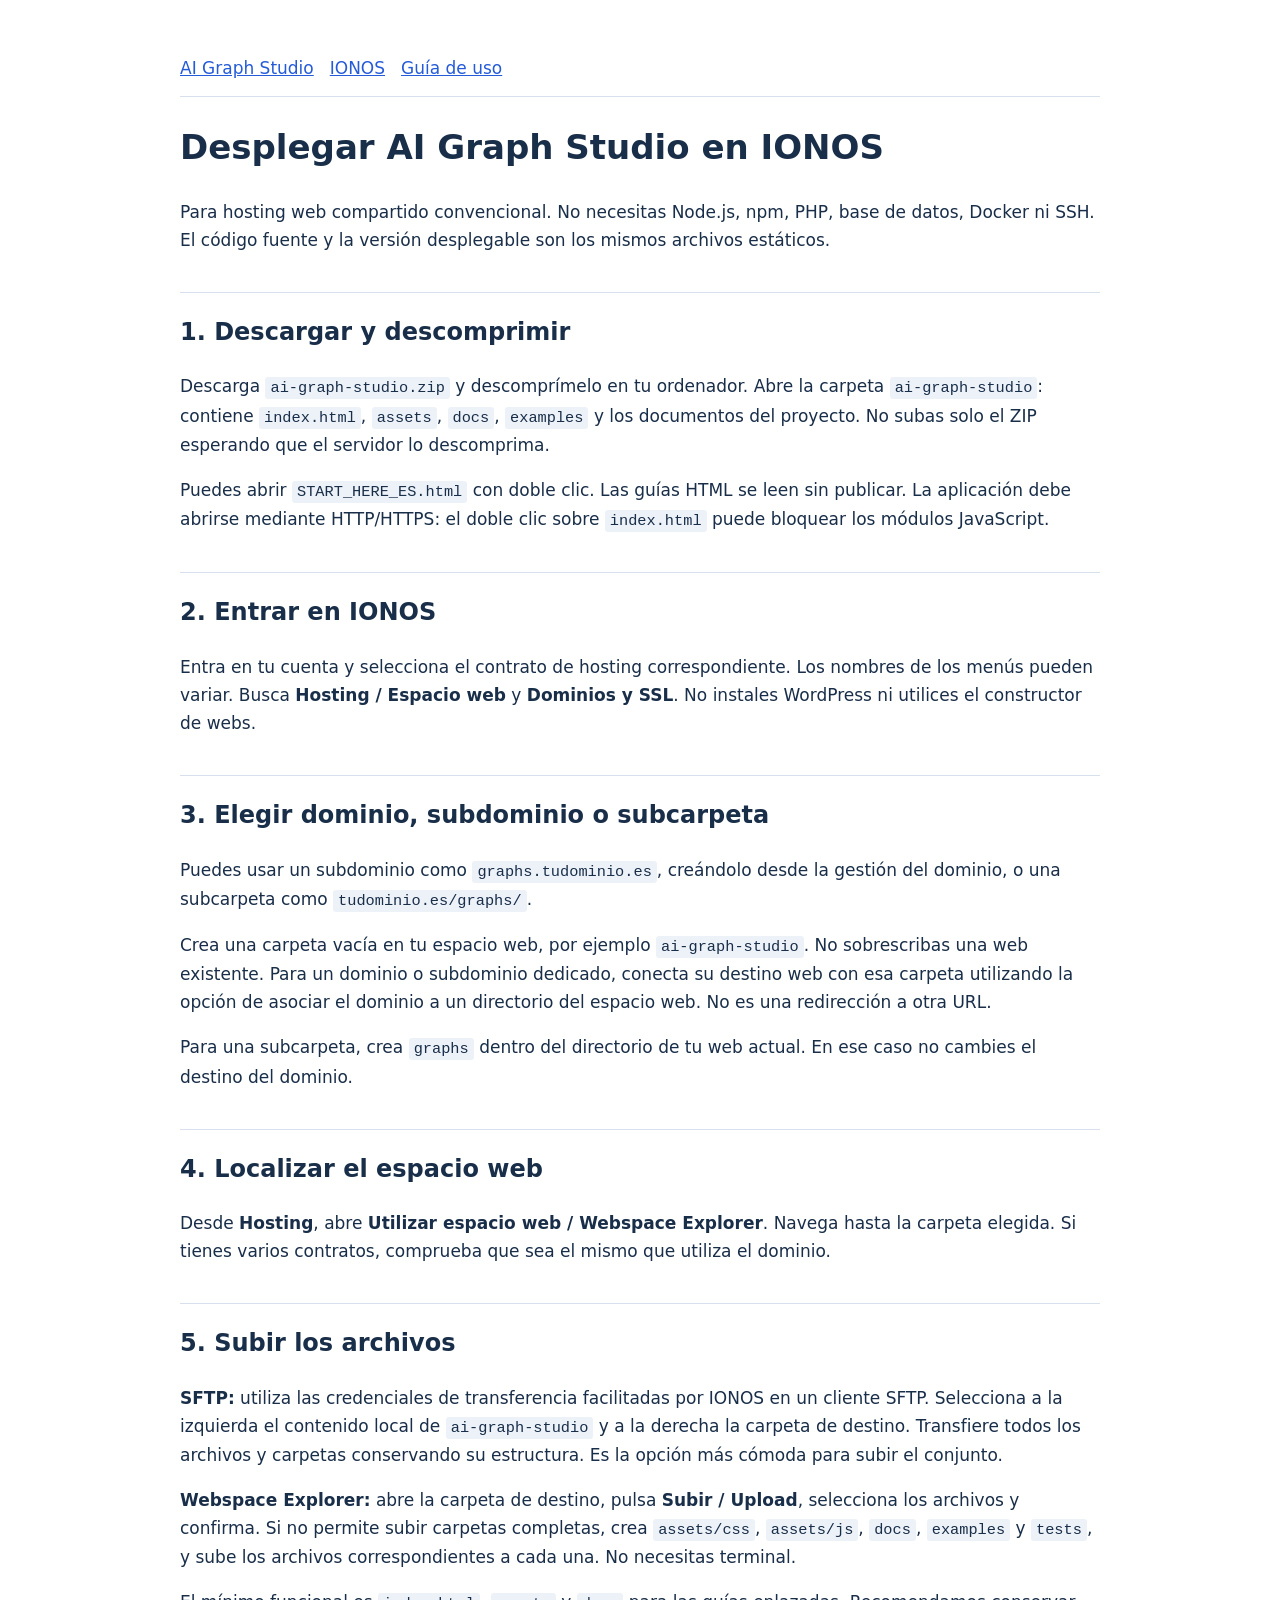
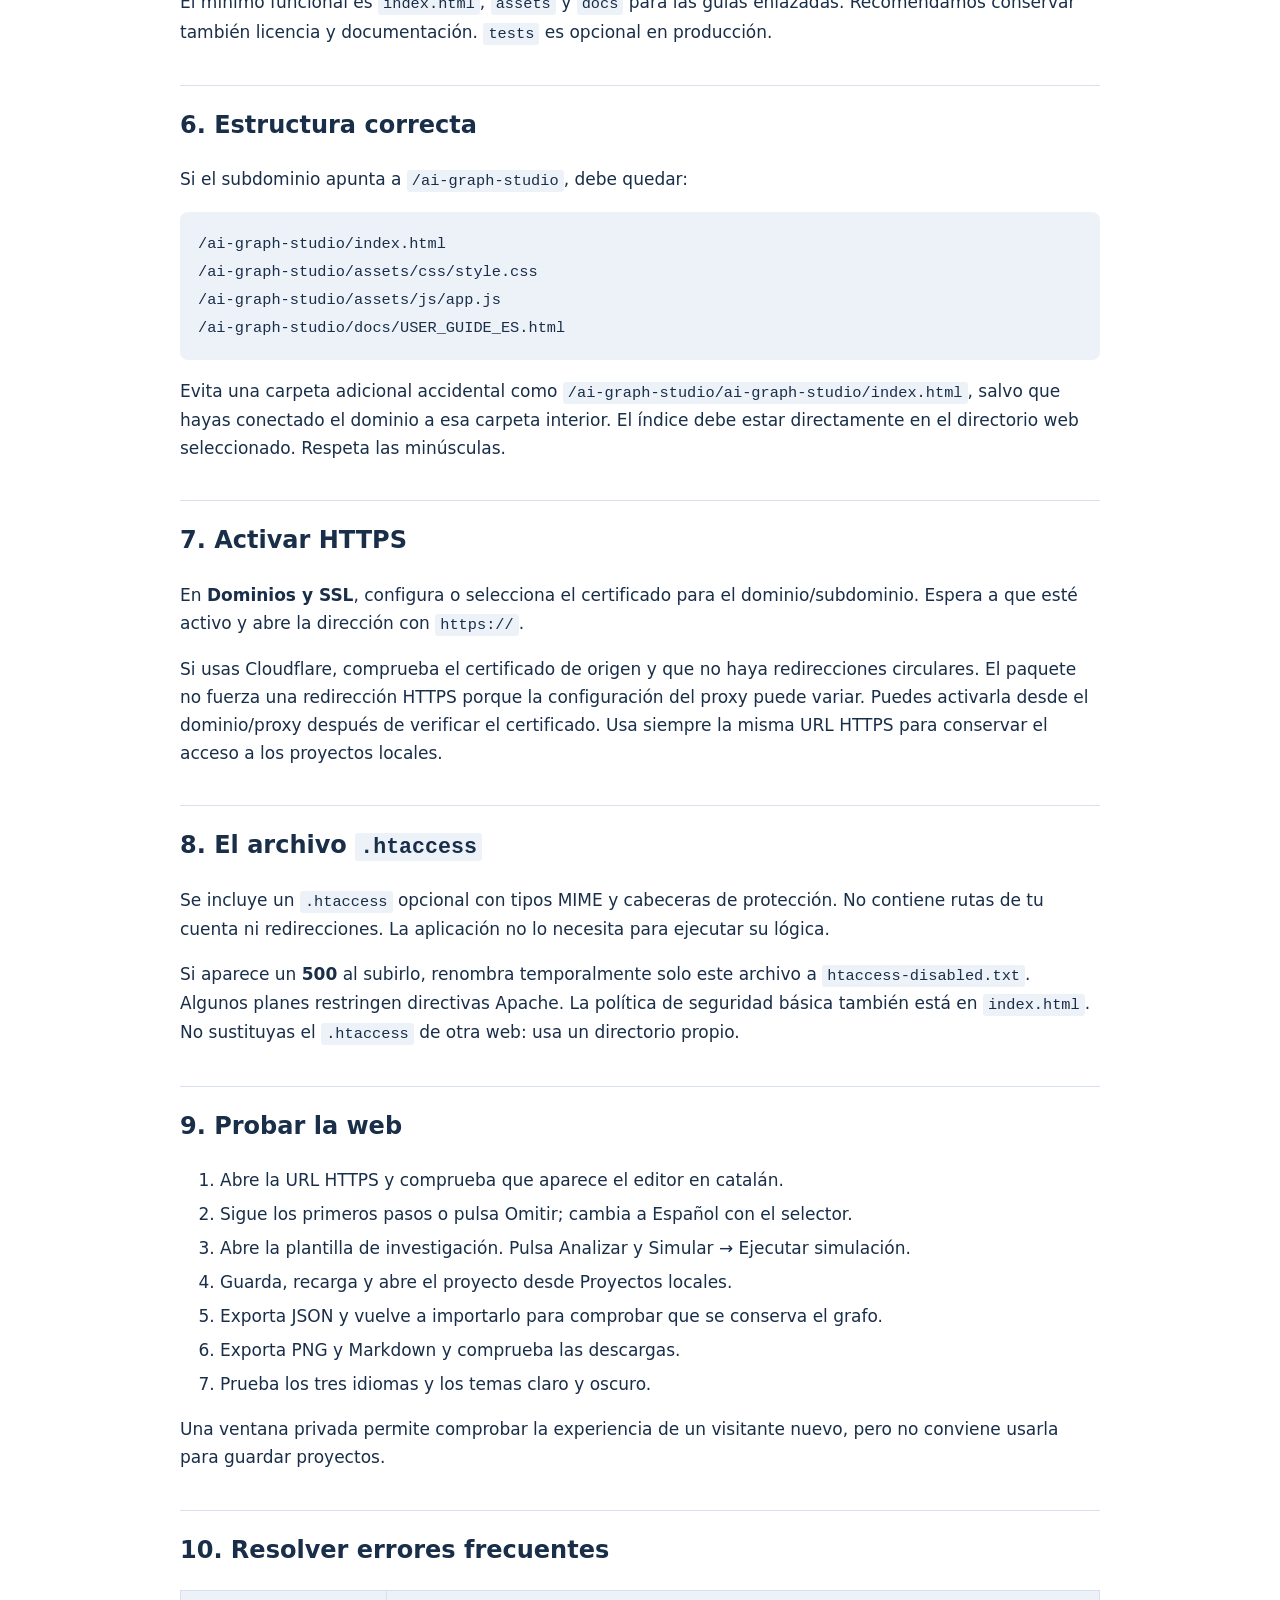
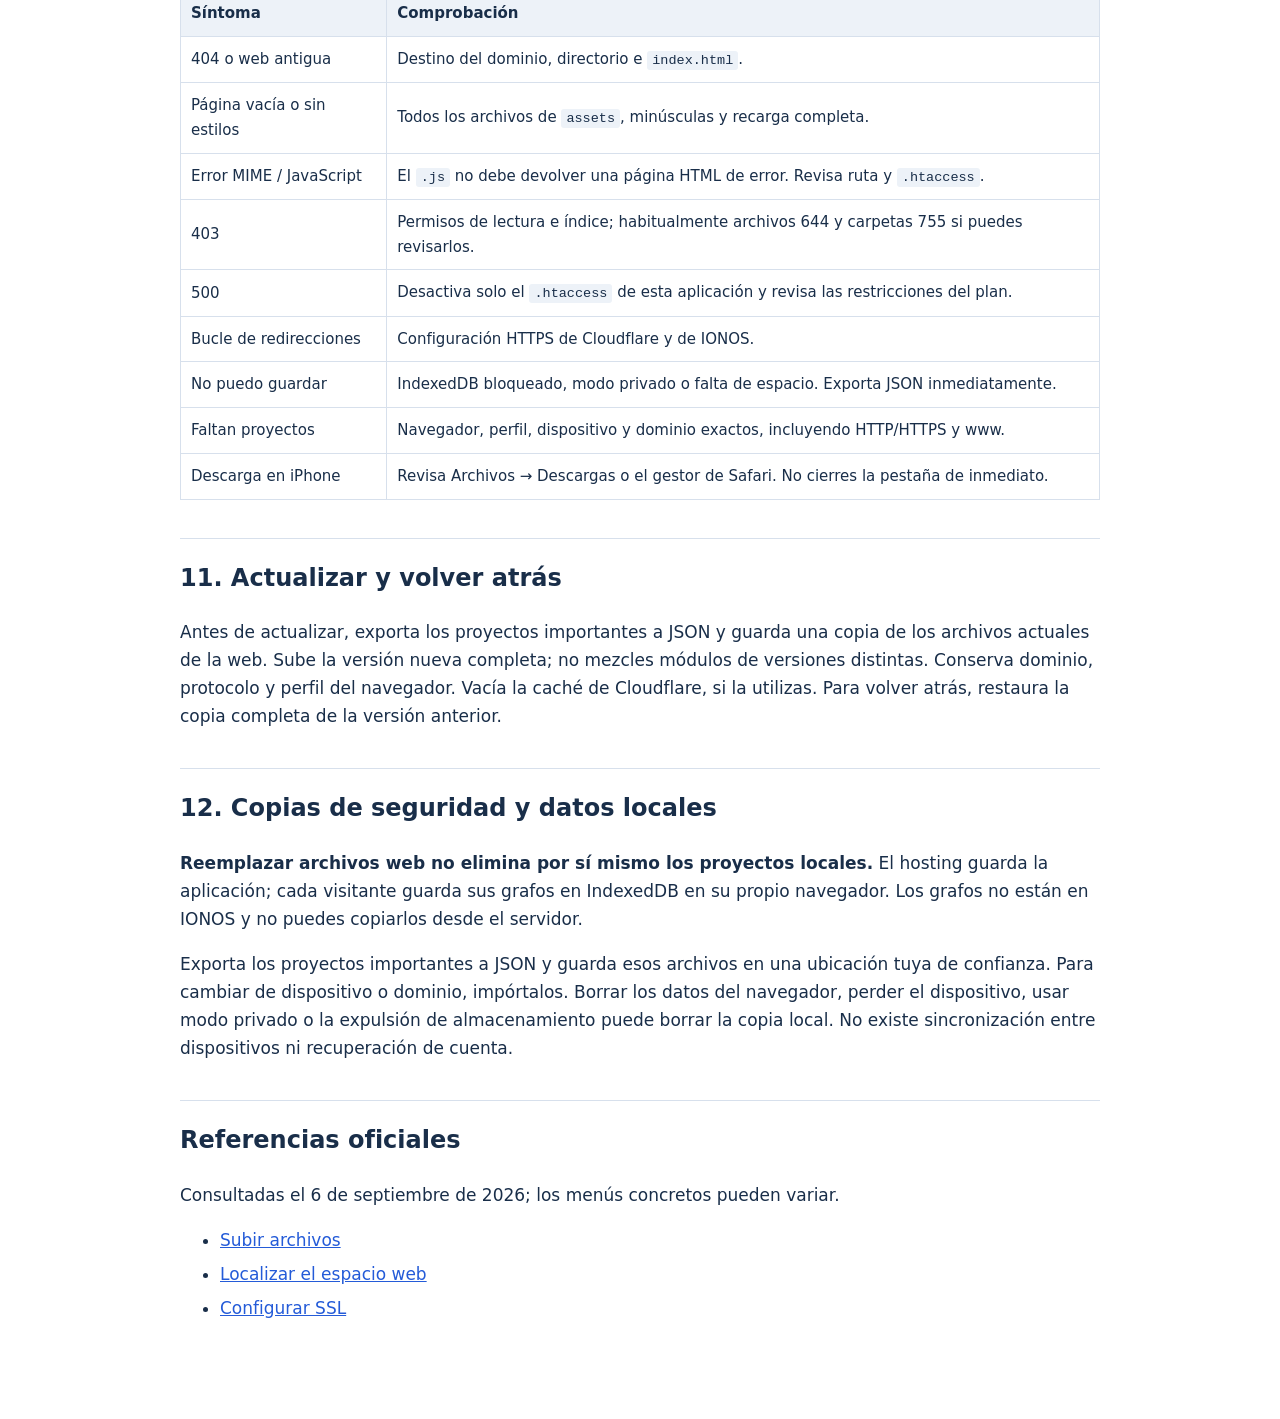
<file: docs/DEPLOY_IONOS_ES.html>
<!doctype html><html lang="es"><head><meta charset="utf-8"><meta name="viewport" content="width=device-width,initial-scale=1"><title>Desplegar AI Graph Studio en IONOS</title><style>body{font:17px/1.65 system-ui,-apple-system,sans-serif;color:#192e49;max-width:920px;margin:40px auto;padding:0 24px 60px}h1{font-size:34px;line-height:1.2;margin:30px 0}h2{font-size:24px;margin-top:38px;border-top:1px solid #d7e0ec;padding-top:20px}h3{font-size:20px}a{color:#245bd8}code{font-size:.9em;background:#edf2f8;padding:2px 5px;border-radius:3px}pre{white-space:pre-wrap;overflow-wrap:anywhere;background:#edf2f8;padding:18px;border-radius:8px}pre code{background:none;padding:0}table{border-collapse:collapse;width:100%;font-size:15px}td,th{border:1px solid #d7e0ec;padding:10px;text-align:left}th{background:#edf2f8}nav{display:flex;gap:16px;flex-wrap:wrap;padding:14px 0;border-bottom:1px solid #d7e0ec}.note{background:#edf2f8;padding:18px;border-left:4px solid #245bd8;border-radius:4px}.cards{display:grid;grid-template-columns:repeat(auto-fit,minmax(230px,1fr));gap:16px}.card{border:1px solid #d7e0ec;border-radius:10px;padding:20px}li{margin:6px 0}@media print{body{margin:0;font-size:12px}nav{display:none}h2{break-after:avoid}pre,table{break-inside:avoid}}</style></head><body><nav><a href="../START_HERE_ES.html">AI Graph Studio</a><a href="DEPLOY_IONOS_ES.html">IONOS</a><a href="USER_GUIDE_ES.html">Guía de uso</a></nav><h1>Desplegar AI Graph Studio en IONOS</h1>
<p>Para hosting web compartido convencional. No necesitas Node.js, npm, PHP, base de datos, Docker ni SSH. El código fuente y la versión desplegable son los mismos archivos estáticos.</p>
<h2>1. Descargar y descomprimir</h2>
<p>Descarga <code>ai-graph-studio.zip</code> y descomprímelo en tu ordenador. Abre la carpeta <code>ai-graph-studio</code>: contiene <code>index.html</code>, <code>assets</code>, <code>docs</code>, <code>examples</code> y los documentos del proyecto. No subas solo el ZIP esperando que el servidor lo descomprima.</p>
<p>Puedes abrir <code>START_HERE_ES.html</code> con doble clic. Las guías HTML se leen sin publicar. La aplicación debe abrirse mediante HTTP/HTTPS: el doble clic sobre <code>index.html</code> puede bloquear los módulos JavaScript.</p>
<h2>2. Entrar en IONOS</h2>
<p>Entra en tu cuenta y selecciona el contrato de hosting correspondiente. Los nombres de los menús pueden variar. Busca <strong>Hosting / Espacio web</strong> y <strong>Dominios y SSL</strong>. No instales WordPress ni utilices el constructor de webs.</p>
<h2>3. Elegir dominio, subdominio o subcarpeta</h2>
<p>Puedes usar un subdominio como <code>graphs.tudominio.es</code>, creándolo desde la gestión del dominio, o una subcarpeta como <code>tudominio.es/graphs/</code>.</p>
<p>Crea una carpeta vacía en tu espacio web, por ejemplo <code>ai-graph-studio</code>. No sobrescribas una web existente. Para un dominio o subdominio dedicado, conecta su destino web con esa carpeta utilizando la opción de asociar el dominio a un directorio del espacio web. No es una redirección a otra URL.</p>
<p>Para una subcarpeta, crea <code>graphs</code> dentro del directorio de tu web actual. En ese caso no cambies el destino del dominio.</p>
<h2>4. Localizar el espacio web</h2>
<p>Desde <strong>Hosting</strong>, abre <strong>Utilizar espacio web / Webspace Explorer</strong>. Navega hasta la carpeta elegida. Si tienes varios contratos, comprueba que sea el mismo que utiliza el dominio.</p>
<h2>5. Subir los archivos</h2>
<p><strong>SFTP:</strong> utiliza las credenciales de transferencia facilitadas por IONOS en un cliente SFTP. Selecciona a la izquierda el contenido local de <code>ai-graph-studio</code> y a la derecha la carpeta de destino. Transfiere todos los archivos y carpetas conservando su estructura. Es la opción más cómoda para subir el conjunto.</p>
<p><strong>Webspace Explorer:</strong> abre la carpeta de destino, pulsa <strong>Subir / Upload</strong>, selecciona los archivos y confirma. Si no permite subir carpetas completas, crea <code>assets/css</code>, <code>assets/js</code>, <code>docs</code>, <code>examples</code> y <code>tests</code>, y sube los archivos correspondientes a cada una. No necesitas terminal.</p>
<p>El mínimo funcional es <code>index.html</code>, <code>assets</code> y <code>docs</code> para las guías enlazadas. Recomendamos conservar también licencia y documentación. <code>tests</code> es opcional en producción.</p>
<h2>6. Estructura correcta</h2>
<p>Si el subdominio apunta a <code>/ai-graph-studio</code>, debe quedar:</p>
<pre><code>/ai-graph-studio/index.html
/ai-graph-studio/assets/css/style.css
/ai-graph-studio/assets/js/app.js
/ai-graph-studio/docs/USER_GUIDE_ES.html</code></pre>
<p>Evita una carpeta adicional accidental como <code>/ai-graph-studio/ai-graph-studio/index.html</code>, salvo que hayas conectado el dominio a esa carpeta interior. El índice debe estar directamente en el directorio web seleccionado. Respeta las minúsculas.</p>
<h2>7. Activar HTTPS</h2>
<p>En <strong>Dominios y SSL</strong>, configura o selecciona el certificado para el dominio/subdominio. Espera a que esté activo y abre la dirección con <code>https://</code>.</p>
<p>Si usas Cloudflare, comprueba el certificado de origen y que no haya redirecciones circulares. El paquete no fuerza una redirección HTTPS porque la configuración del proxy puede variar. Puedes activarla desde el dominio/proxy después de verificar el certificado. Usa siempre la misma URL HTTPS para conservar el acceso a los proyectos locales.</p>
<h2>8. El archivo <code>.htaccess</code></h2>
<p>Se incluye un <code>.htaccess</code> opcional con tipos MIME y cabeceras de protección. No contiene rutas de tu cuenta ni redirecciones. La aplicación no lo necesita para ejecutar su lógica.</p>
<p>Si aparece un <strong>500</strong> al subirlo, renombra temporalmente solo este archivo a <code>htaccess-disabled.txt</code>. Algunos planes restringen directivas Apache. La política de seguridad básica también está en <code>index.html</code>. No sustituyas el <code>.htaccess</code> de otra web: usa un directorio propio.</p>
<h2>9. Probar la web</h2>
<ol><li>Abre la URL HTTPS y comprueba que aparece el editor en catalán.</li><li>Sigue los primeros pasos o pulsa Omitir; cambia a Español con el selector.</li><li>Abre la plantilla de investigación. Pulsa Analizar y Simular → Ejecutar simulación.</li><li>Guarda, recarga y abre el proyecto desde Proyectos locales.</li><li>Exporta JSON y vuelve a importarlo para comprobar que se conserva el grafo.</li><li>Exporta PNG y Markdown y comprueba las descargas.</li><li>Prueba los tres idiomas y los temas claro y oscuro.</li></ol>
<p>Una ventana privada permite comprobar la experiencia de un visitante nuevo, pero no conviene usarla para guardar proyectos.</p>
<h2>10. Resolver errores frecuentes</h2>
<table><thead><tr><th>Síntoma</th><th>Comprobación</th></tr></thead><tbody><tr><td>404 o web antigua</td><td>Destino del dominio, directorio e <code>index.html</code>.</td></tr><tr><td>Página vacía o sin estilos</td><td>Todos los archivos de <code>assets</code>, minúsculas y recarga completa.</td></tr><tr><td>Error MIME / JavaScript</td><td>El <code>.js</code> no debe devolver una página HTML de error. Revisa ruta y <code>.htaccess</code>.</td></tr><tr><td>403</td><td>Permisos de lectura e índice; habitualmente archivos 644 y carpetas 755 si puedes revisarlos.</td></tr><tr><td>500</td><td>Desactiva solo el <code>.htaccess</code> de esta aplicación y revisa las restricciones del plan.</td></tr><tr><td>Bucle de redirecciones</td><td>Configuración HTTPS de Cloudflare y de IONOS.</td></tr><tr><td>No puedo guardar</td><td>IndexedDB bloqueado, modo privado o falta de espacio. Exporta JSON inmediatamente.</td></tr><tr><td>Faltan proyectos</td><td>Navegador, perfil, dispositivo y dominio exactos, incluyendo HTTP/HTTPS y www.</td></tr><tr><td>Descarga en iPhone</td><td>Revisa Archivos → Descargas o el gestor de Safari. No cierres la pestaña de inmediato.</td></tr></tbody></table>
<h2>11. Actualizar y volver atrás</h2>
<p>Antes de actualizar, exporta los proyectos importantes a JSON y guarda una copia de los archivos actuales de la web. Sube la versión nueva completa; no mezcles módulos de versiones distintas. Conserva dominio, protocolo y perfil del navegador. Vacía la caché de Cloudflare, si la utilizas. Para volver atrás, restaura la copia completa de la versión anterior.</p>
<h2>12. Copias de seguridad y datos locales</h2>
<p><strong>Reemplazar archivos web no elimina por sí mismo los proyectos locales.</strong> El hosting guarda la aplicación; cada visitante guarda sus grafos en IndexedDB en su propio navegador. Los grafos no están en IONOS y no puedes copiarlos desde el servidor.</p>
<p>Exporta los proyectos importantes a JSON y guarda esos archivos en una ubicación tuya de confianza. Para cambiar de dispositivo o dominio, impórtalos. Borrar los datos del navegador, perder el dispositivo, usar modo privado o la expulsión de almacenamiento puede borrar la copia local. No existe sincronización entre dispositivos ni recuperación de cuenta.</p>
<h2>Referencias oficiales</h2>
<p>Consultadas el 6 de septiembre de 2026; los menús concretos pueden variar.</p>
<ul><li><a href="https://www.ionos.com/help/hosting/managing-webspace-with-webspace-explorer/uploading-a-file-using-webspace-explorer/" rel="noopener noreferrer">Subir archivos</a></li><li><a href="https://www.ionos.com/help/hosting/using-php-for-web-projects/determining-the-absolute-path-document-root-of-your-webspace/" rel="noopener noreferrer">Localizar el espacio web</a></li><li><a href="https://www.ionos.com/help/ssl-certificates/setting-up-ssl-certificates-managed-by-11-ionos/setting-up-an-ssl-certificate-managed-by-11-ionos-ssl-starter-ssl-starter-advanced-ssl-starter-wildcard/" rel="noopener noreferrer">Configurar SSL</a></li></ul></body></html>
</file>
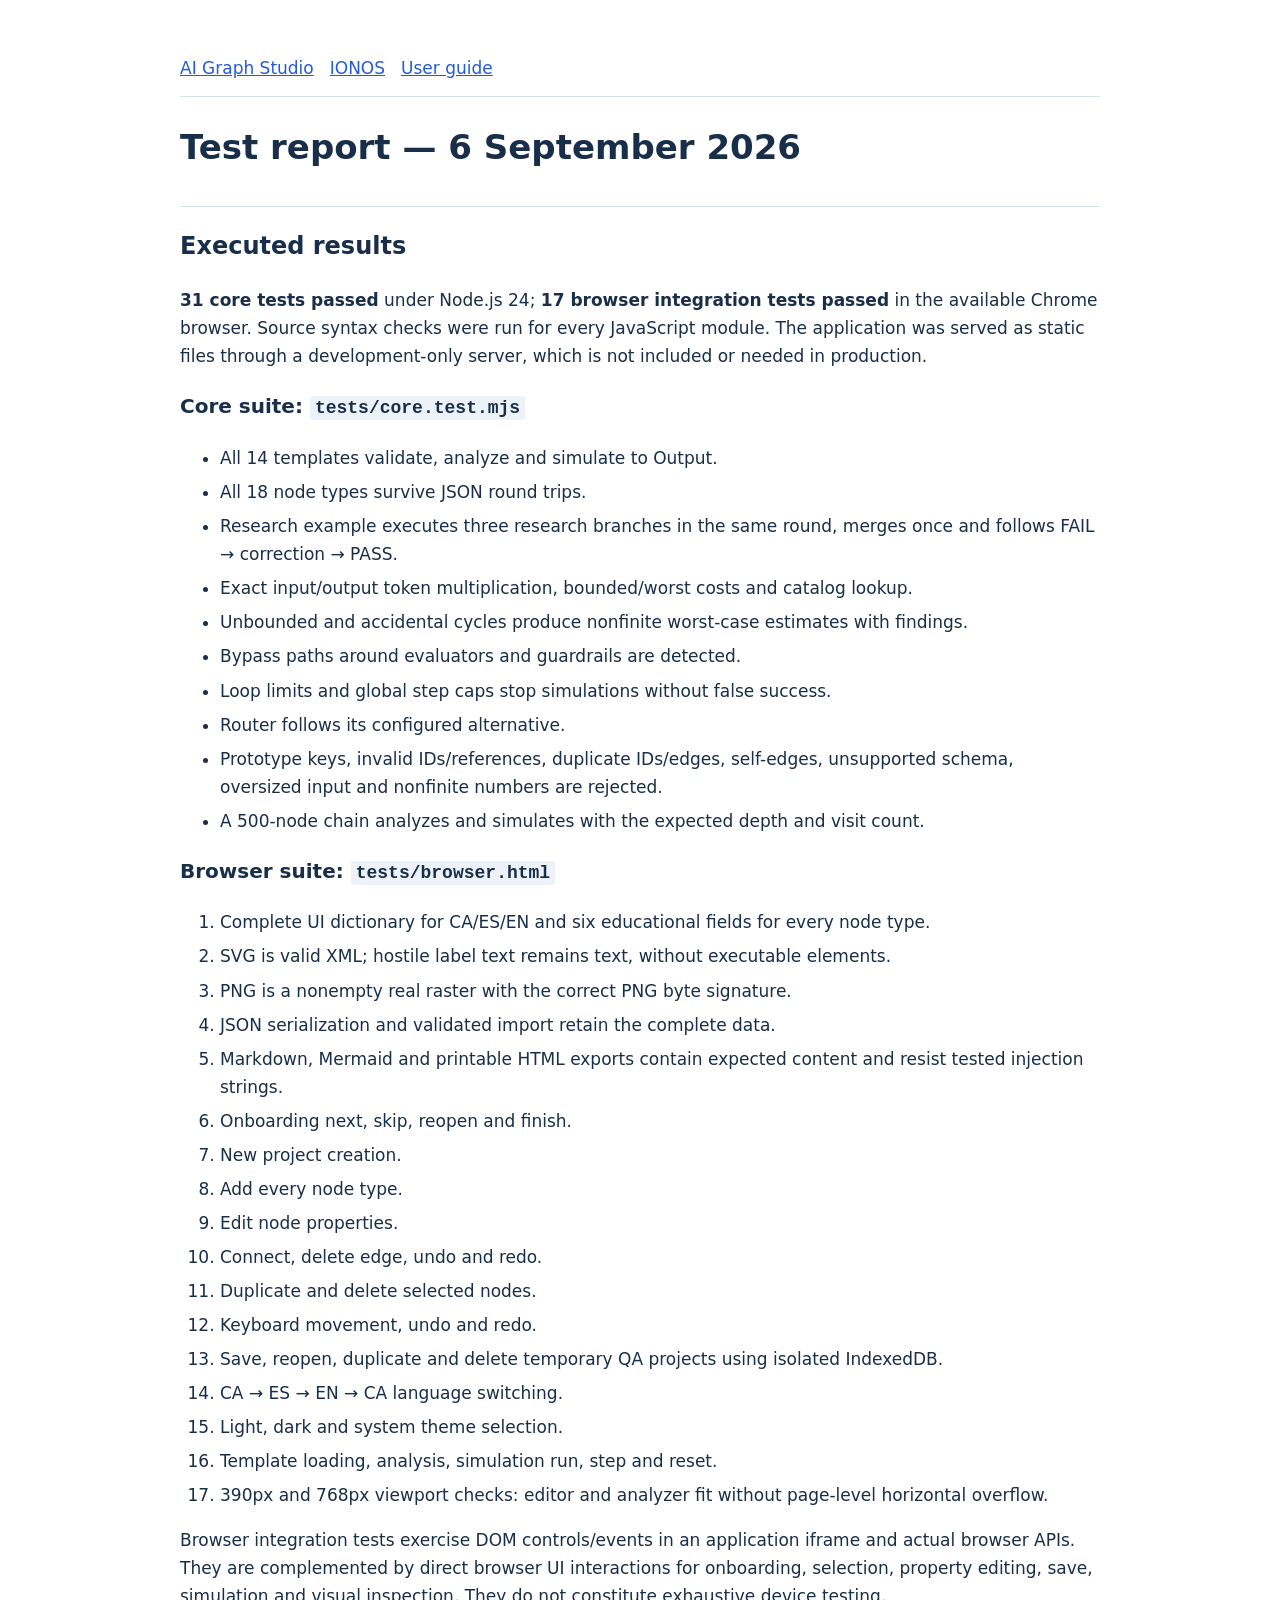
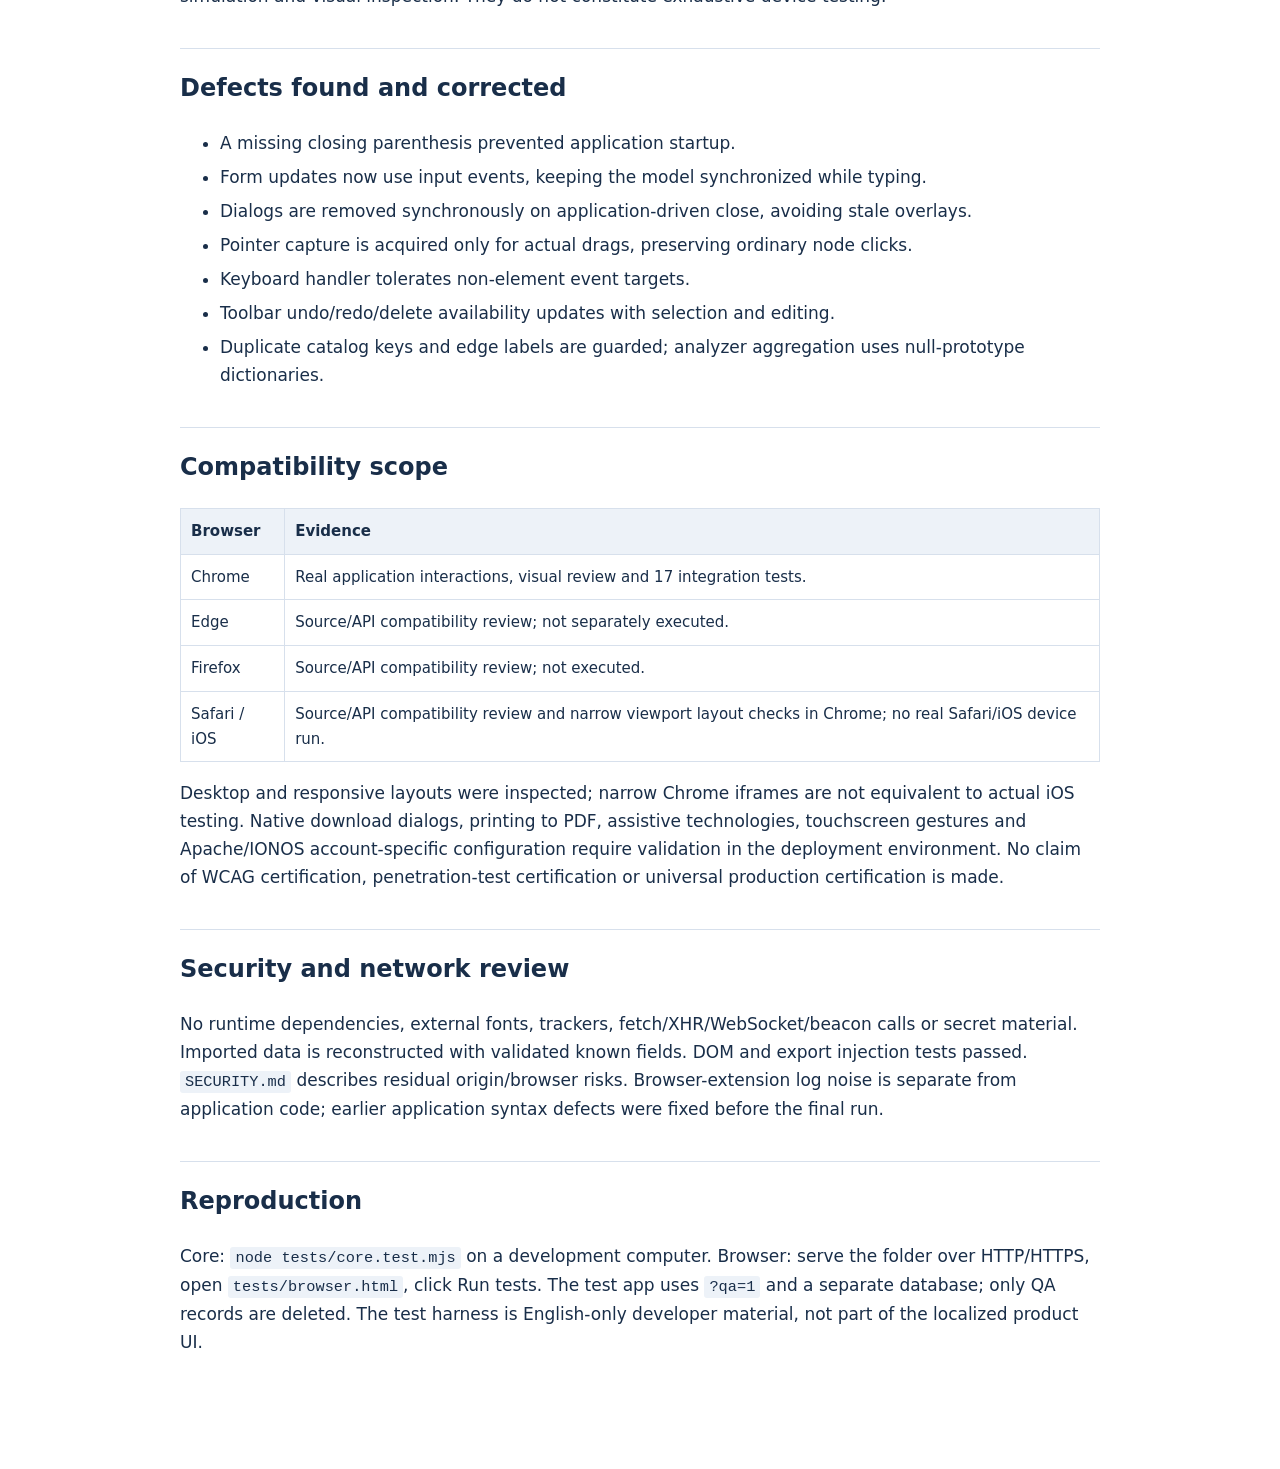
<file: docs/TEST_REPORT.html>
<!doctype html><html lang="en"><head><meta charset="utf-8"><meta name="viewport" content="width=device-width,initial-scale=1"><title>Test report — 6 September 2026</title><style>body{font:17px/1.65 system-ui,-apple-system,sans-serif;color:#192e49;max-width:920px;margin:40px auto;padding:0 24px 60px}h1{font-size:34px;line-height:1.2;margin:30px 0}h2{font-size:24px;margin-top:38px;border-top:1px solid #d7e0ec;padding-top:20px}h3{font-size:20px}a{color:#245bd8}code{font-size:.9em;background:#edf2f8;padding:2px 5px;border-radius:3px}pre{white-space:pre-wrap;overflow-wrap:anywhere;background:#edf2f8;padding:18px;border-radius:8px}pre code{background:none;padding:0}table{border-collapse:collapse;width:100%;font-size:15px}td,th{border:1px solid #d7e0ec;padding:10px;text-align:left}th{background:#edf2f8}nav{display:flex;gap:16px;flex-wrap:wrap;padding:14px 0;border-bottom:1px solid #d7e0ec}.note{background:#edf2f8;padding:18px;border-left:4px solid #245bd8;border-radius:4px}.cards{display:grid;grid-template-columns:repeat(auto-fit,minmax(230px,1fr));gap:16px}.card{border:1px solid #d7e0ec;border-radius:10px;padding:20px}li{margin:6px 0}@media print{body{margin:0;font-size:12px}nav{display:none}h2{break-after:avoid}pre,table{break-inside:avoid}}</style></head><body><nav><a href="../START_HERE_EN.html">AI Graph Studio</a><a href="DEPLOY_IONOS_EN.html">IONOS</a><a href="USER_GUIDE_EN.html">User guide</a></nav><h1>Test report — 6 September 2026</h1>
<h2>Executed results</h2>
<p><strong>31 core tests passed</strong> under Node.js 24; <strong>17 browser integration tests passed</strong> in the available Chrome browser. Source syntax checks were run for every JavaScript module. The application was served as static files through a development-only server, which is not included or needed in production.</p>
<h3>Core suite: <code>tests/core.test.mjs</code></h3>
<ul><li>All 14 templates validate, analyze and simulate to Output.</li><li>All 18 node types survive JSON round trips.</li><li>Research example executes three research branches in the same round, merges once and follows FAIL → correction → PASS.</li><li>Exact input/output token multiplication, bounded/worst costs and catalog lookup.</li><li>Unbounded and accidental cycles produce nonfinite worst-case estimates with findings.</li><li>Bypass paths around evaluators and guardrails are detected.</li><li>Loop limits and global step caps stop simulations without false success.</li><li>Router follows its configured alternative.</li><li>Prototype keys, invalid IDs/references, duplicate IDs/edges, self-edges, unsupported schema, oversized input and nonfinite numbers are rejected.</li><li>A 500-node chain analyzes and simulates with the expected depth and visit count.</li></ul>
<h3>Browser suite: <code>tests/browser.html</code></h3>
<ol><li>Complete UI dictionary for CA/ES/EN and six educational fields for every node type.</li><li>SVG is valid XML; hostile label text remains text, without executable elements.</li><li>PNG is a nonempty real raster with the correct PNG byte signature.</li><li>JSON serialization and validated import retain the complete data.</li><li>Markdown, Mermaid and printable HTML exports contain expected content and resist tested injection strings.</li><li>Onboarding next, skip, reopen and finish.</li><li>New project creation.</li><li>Add every node type.</li><li>Edit node properties.</li><li>Connect, delete edge, undo and redo.</li><li>Duplicate and delete selected nodes.</li><li>Keyboard movement, undo and redo.</li><li>Save, reopen, duplicate and delete temporary QA projects using isolated IndexedDB.</li><li>CA → ES → EN → CA language switching.</li><li>Light, dark and system theme selection.</li><li>Template loading, analysis, simulation run, step and reset.</li><li>390px and 768px viewport checks: editor and analyzer fit without page-level horizontal overflow.</li></ol>
<p>Browser integration tests exercise DOM controls/events in an application iframe and actual browser APIs. They are complemented by direct browser UI interactions for onboarding, selection, property editing, save, simulation and visual inspection. They do not constitute exhaustive device testing.</p>
<h2>Defects found and corrected</h2>
<ul><li>A missing closing parenthesis prevented application startup.</li><li>Form updates now use input events, keeping the model synchronized while typing.</li><li>Dialogs are removed synchronously on application-driven close, avoiding stale overlays.</li><li>Pointer capture is acquired only for actual drags, preserving ordinary node clicks.</li><li>Keyboard handler tolerates non-element event targets.</li><li>Toolbar undo/redo/delete availability updates with selection and editing.</li><li>Duplicate catalog keys and edge labels are guarded; analyzer aggregation uses null-prototype dictionaries.</li></ul>
<h2>Compatibility scope</h2>
<table><thead><tr><th>Browser</th><th>Evidence</th></tr></thead><tbody><tr><td>Chrome</td><td>Real application interactions, visual review and 17 integration tests.</td></tr><tr><td>Edge</td><td>Source/API compatibility review; not separately executed.</td></tr><tr><td>Firefox</td><td>Source/API compatibility review; not executed.</td></tr><tr><td>Safari / iOS</td><td>Source/API compatibility review and narrow viewport layout checks in Chrome; no real Safari/iOS device run.</td></tr></tbody></table>
<p>Desktop and responsive layouts were inspected; narrow Chrome iframes are not equivalent to actual iOS testing. Native download dialogs, printing to PDF, assistive technologies, touchscreen gestures and Apache/IONOS account-specific configuration require validation in the deployment environment. No claim of WCAG certification, penetration-test certification or universal production certification is made.</p>
<h2>Security and network review</h2>
<p>No runtime dependencies, external fonts, trackers, fetch/XHR/WebSocket/beacon calls or secret material. Imported data is reconstructed with validated known fields. DOM and export injection tests passed. <code>SECURITY.md</code> describes residual origin/browser risks. Browser-extension log noise is separate from application code; earlier application syntax defects were fixed before the final run.</p>
<h2>Reproduction</h2>
<p>Core: <code>node tests/core.test.mjs</code> on a development computer. Browser: serve the folder over HTTP/HTTPS, open <code>tests/browser.html</code>, click Run tests. The test app uses <code>?qa=1</code> and a separate database; only QA records are deleted. The test harness is English-only developer material, not part of the localized product UI.</p></body></html>
</file>
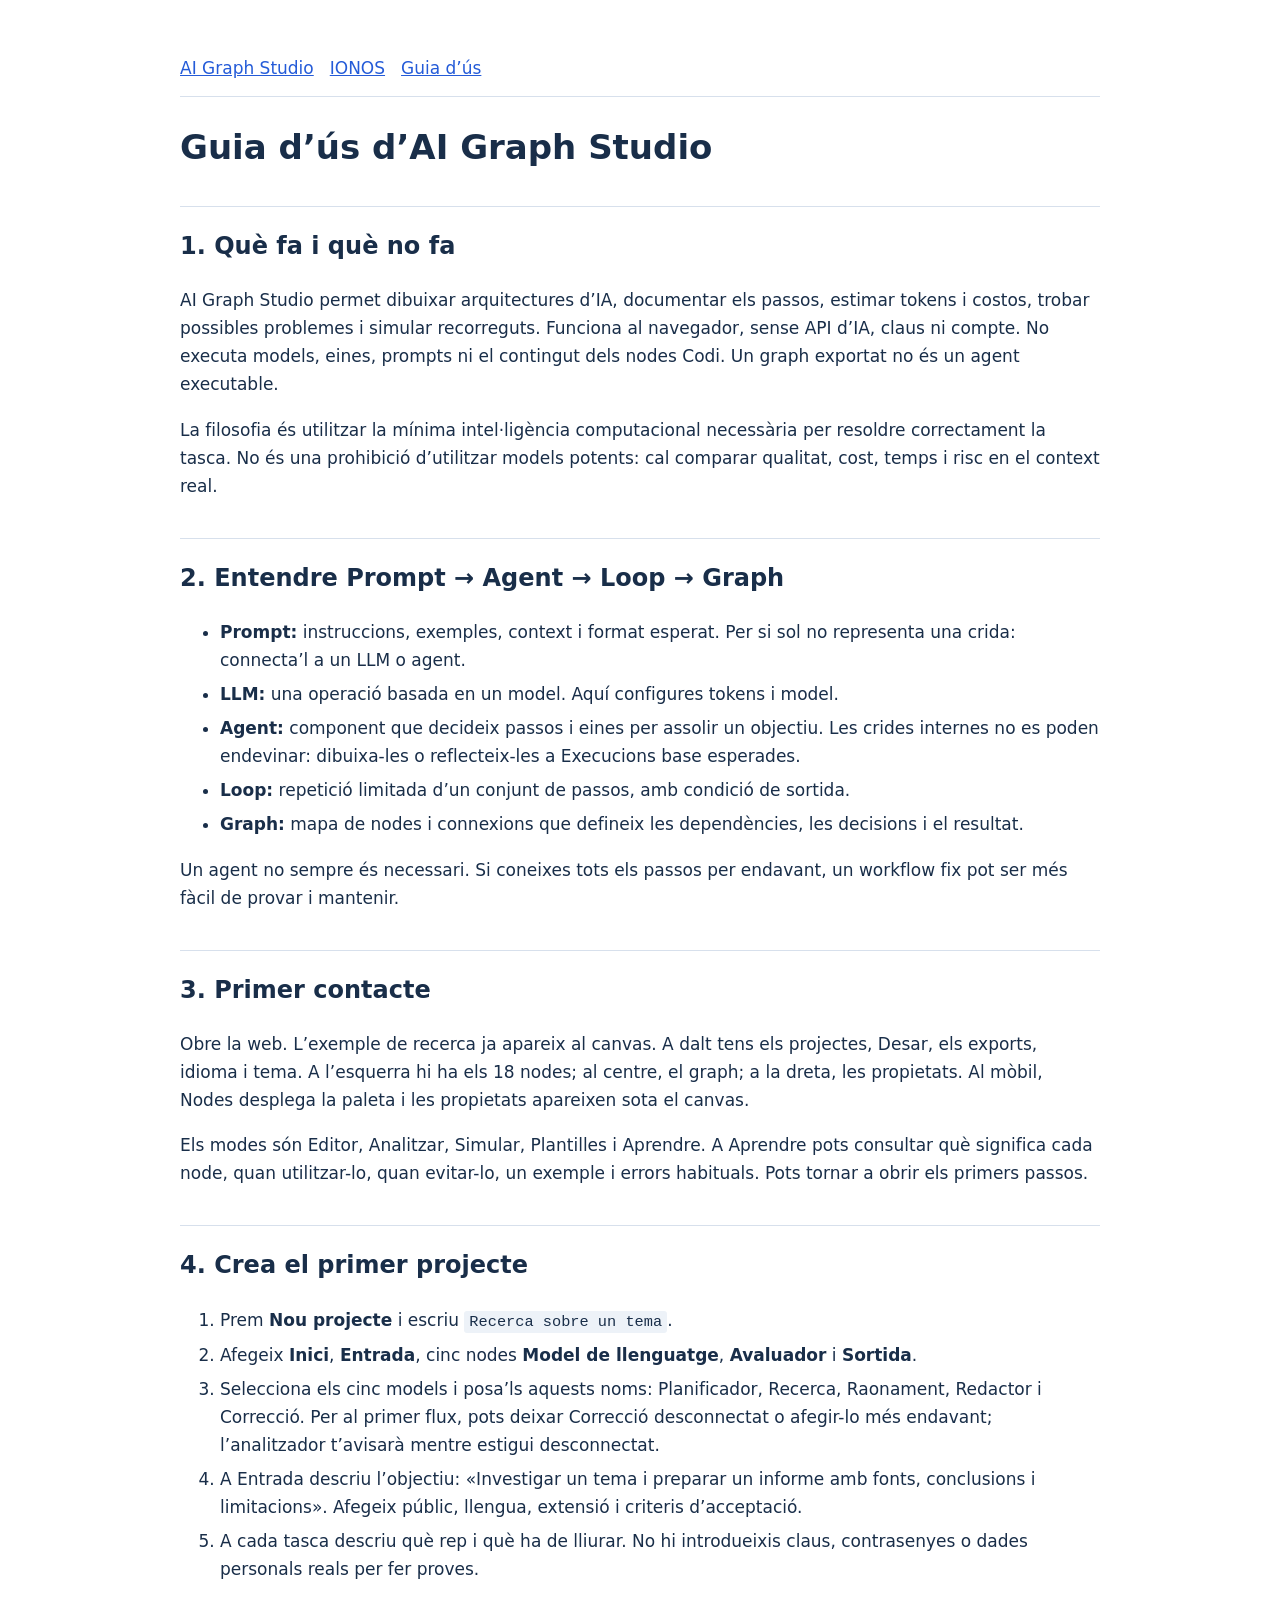
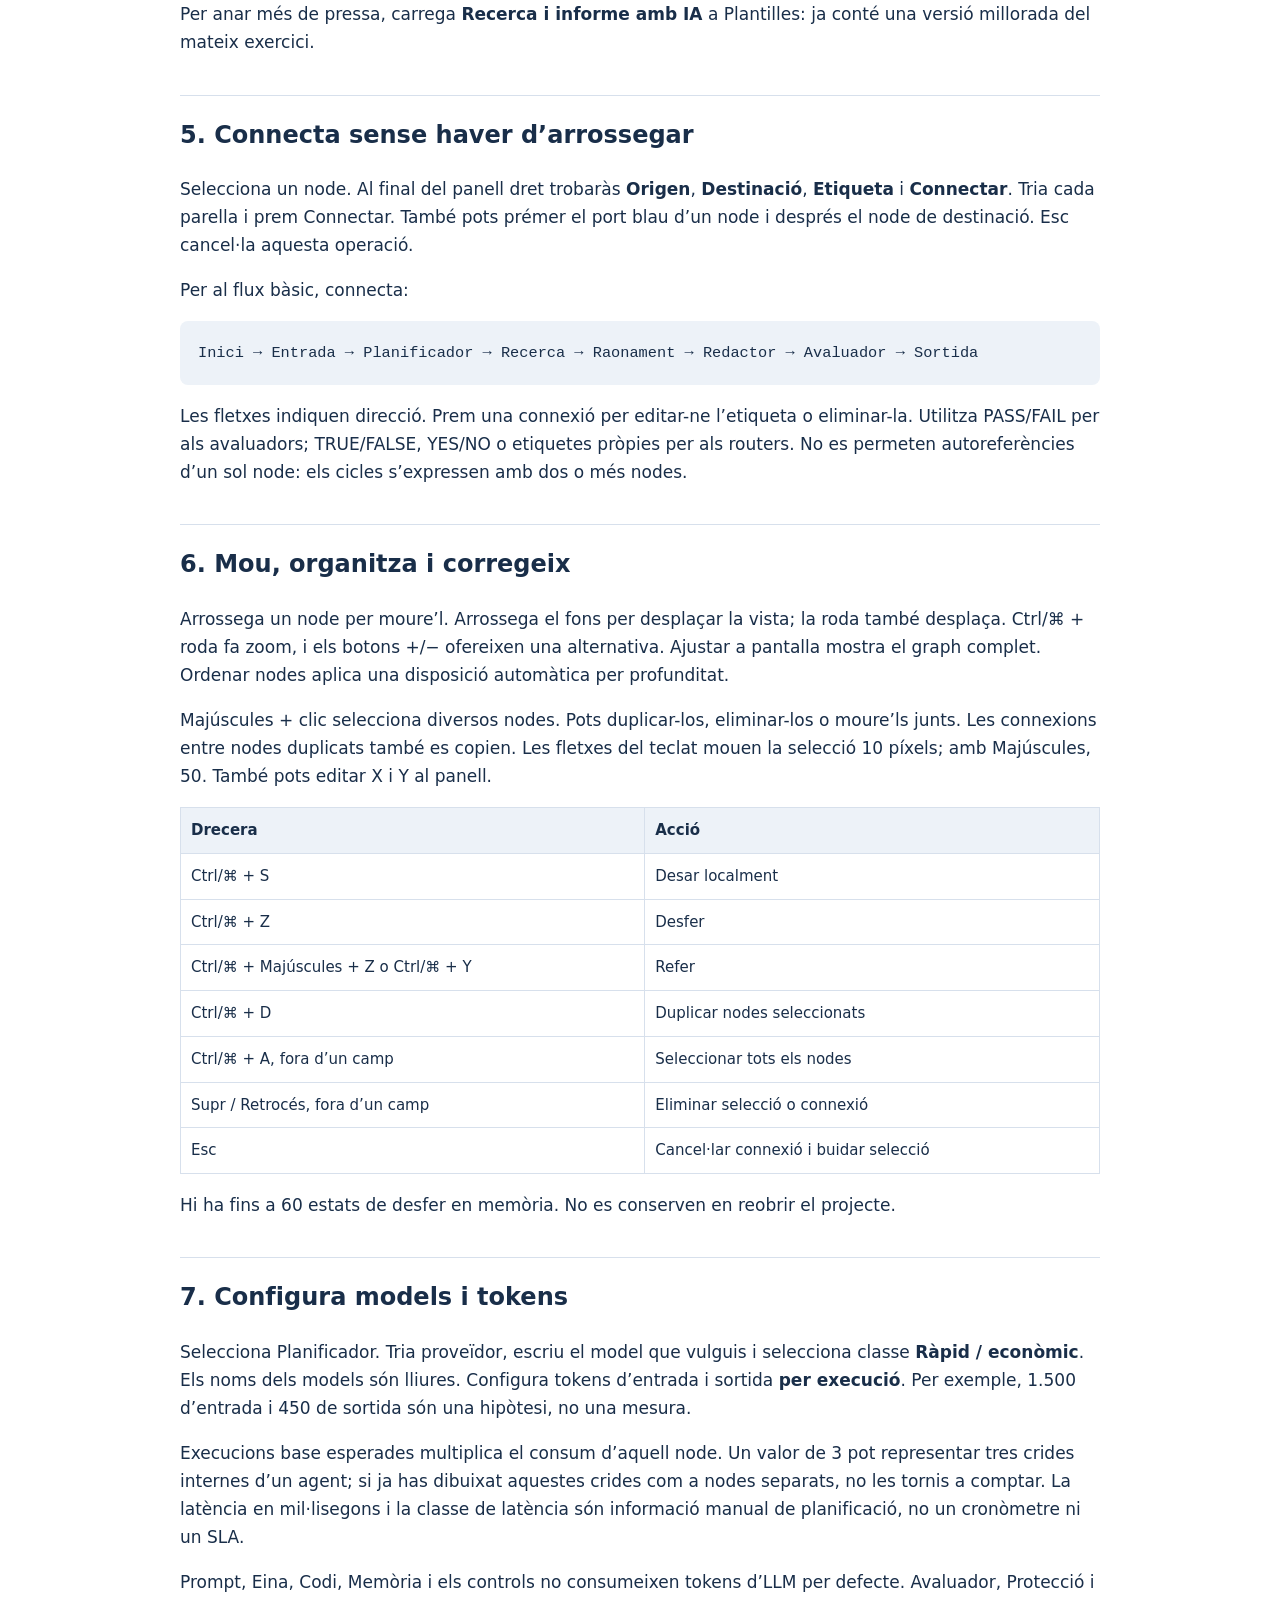
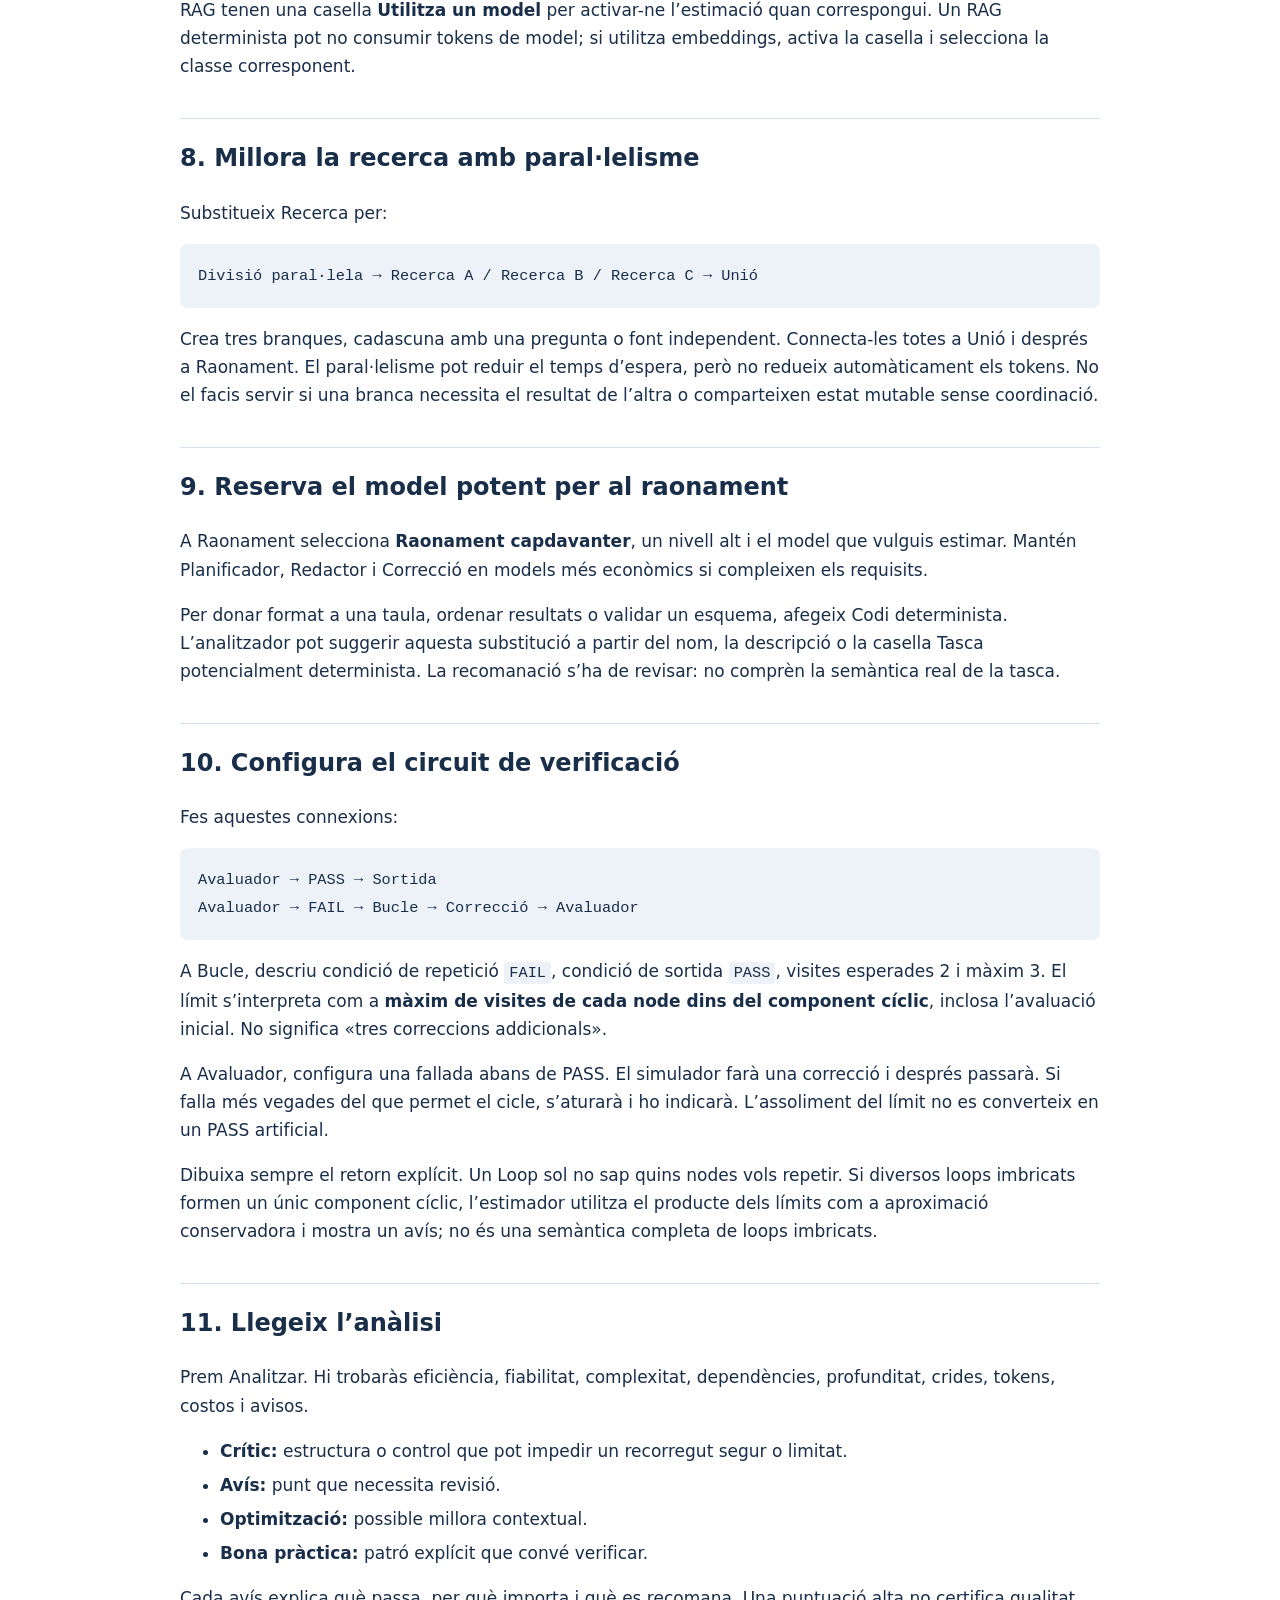
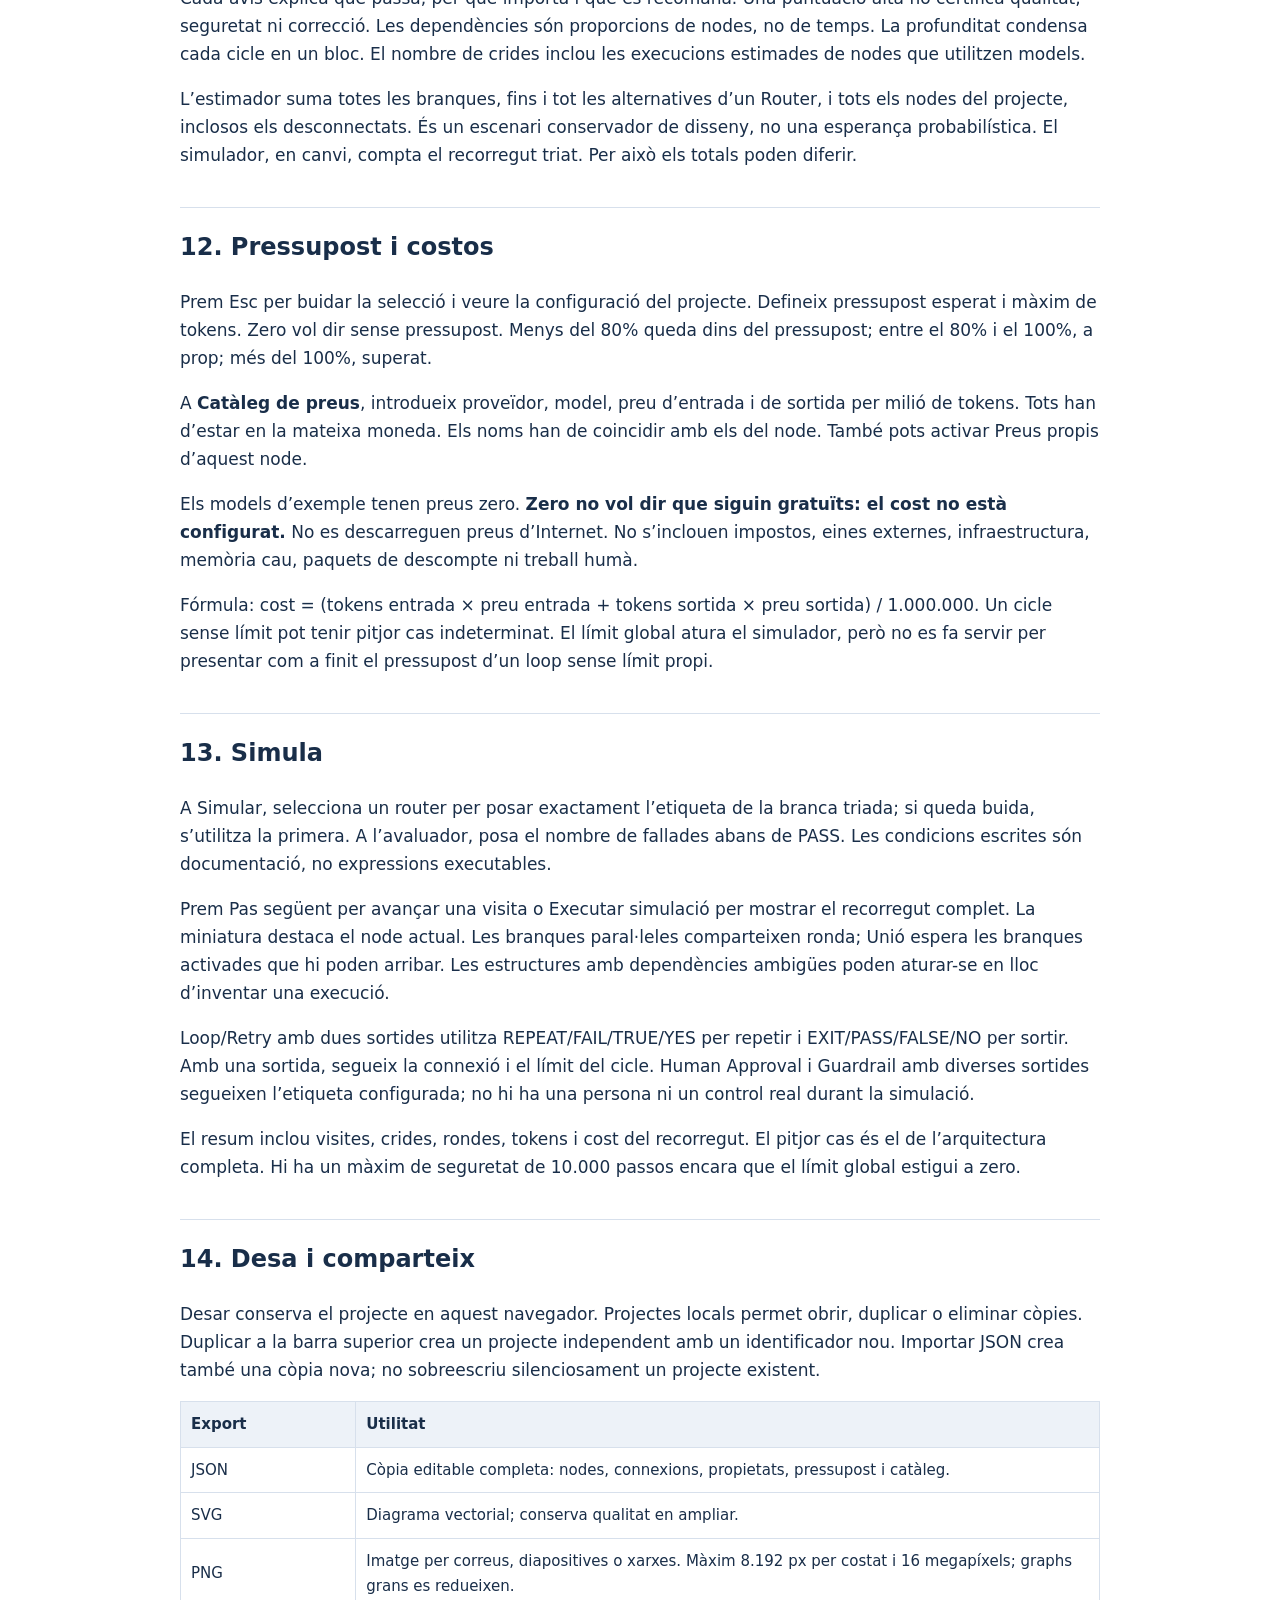
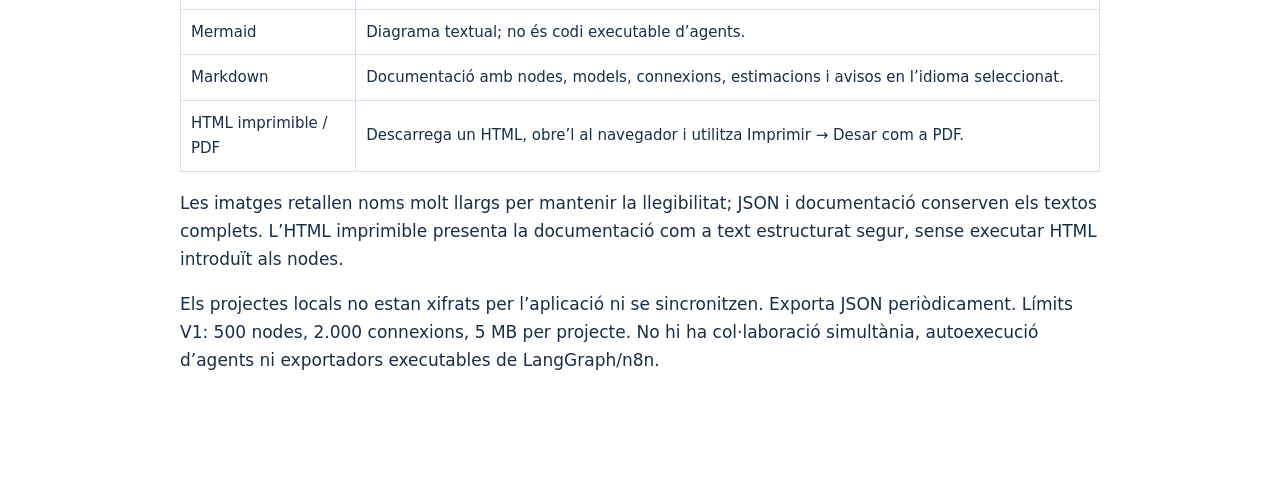
<file: docs/USER_GUIDE_CA.html>
<!doctype html><html lang="ca"><head><meta charset="utf-8"><meta name="viewport" content="width=device-width,initial-scale=1"><title>Guia d’ús d’AI Graph Studio</title><style>body{font:17px/1.65 system-ui,-apple-system,sans-serif;color:#192e49;max-width:920px;margin:40px auto;padding:0 24px 60px}h1{font-size:34px;line-height:1.2;margin:30px 0}h2{font-size:24px;margin-top:38px;border-top:1px solid #d7e0ec;padding-top:20px}h3{font-size:20px}a{color:#245bd8}code{font-size:.9em;background:#edf2f8;padding:2px 5px;border-radius:3px}pre{white-space:pre-wrap;overflow-wrap:anywhere;background:#edf2f8;padding:18px;border-radius:8px}pre code{background:none;padding:0}table{border-collapse:collapse;width:100%;font-size:15px}td,th{border:1px solid #d7e0ec;padding:10px;text-align:left}th{background:#edf2f8}nav{display:flex;gap:16px;flex-wrap:wrap;padding:14px 0;border-bottom:1px solid #d7e0ec}.note{background:#edf2f8;padding:18px;border-left:4px solid #245bd8;border-radius:4px}.cards{display:grid;grid-template-columns:repeat(auto-fit,minmax(230px,1fr));gap:16px}.card{border:1px solid #d7e0ec;border-radius:10px;padding:20px}li{margin:6px 0}@media print{body{margin:0;font-size:12px}nav{display:none}h2{break-after:avoid}pre,table{break-inside:avoid}}</style></head><body><nav><a href="../START_HERE_CA.html">AI Graph Studio</a><a href="DEPLOY_IONOS_CA.html">IONOS</a><a href="USER_GUIDE_CA.html">Guia d’ús</a></nav><h1>Guia d’ús d’AI Graph Studio</h1>
<h2>1. Què fa i què no fa</h2>
<p>AI Graph Studio permet dibuixar arquitectures d’IA, documentar els passos, estimar tokens i costos, trobar possibles problemes i simular recorreguts. Funciona al navegador, sense API d’IA, claus ni compte. No executa models, eines, prompts ni el contingut dels nodes Codi. Un graph exportat no és un agent executable.</p>
<p>La filosofia és utilitzar la mínima intel·ligència computacional necessària per resoldre correctament la tasca. No és una prohibició d’utilitzar models potents: cal comparar qualitat, cost, temps i risc en el context real.</p>
<h2>2. Entendre Prompt → Agent → Loop → Graph</h2>
<ul><li><strong>Prompt:</strong> instruccions, exemples, context i format esperat. Per si sol no representa una crida: connecta’l a un LLM o agent.</li><li><strong>LLM:</strong> una operació basada en un model. Aquí configures tokens i model.</li><li><strong>Agent:</strong> component que decideix passos i eines per assolir un objectiu. Les crides internes no es poden endevinar: dibuixa-les o reflecteix-les a Execucions base esperades.</li><li><strong>Loop:</strong> repetició limitada d’un conjunt de passos, amb condició de sortida.</li><li><strong>Graph:</strong> mapa de nodes i connexions que defineix les dependències, les decisions i el resultat.</li></ul>
<p>Un agent no sempre és necessari. Si coneixes tots els passos per endavant, un workflow fix pot ser més fàcil de provar i mantenir.</p>
<h2>3. Primer contacte</h2>
<p>Obre la web. L’exemple de recerca ja apareix al canvas. A dalt tens els projectes, Desar, els exports, idioma i tema. A l’esquerra hi ha els 18 nodes; al centre, el graph; a la dreta, les propietats. Al mòbil, Nodes desplega la paleta i les propietats apareixen sota el canvas.</p>
<p>Els modes són Editor, Analitzar, Simular, Plantilles i Aprendre. A Aprendre pots consultar què significa cada node, quan utilitzar-lo, quan evitar-lo, un exemple i errors habituals. Pots tornar a obrir els primers passos.</p>
<h2>4. Crea el primer projecte</h2>
<ol><li>Prem <strong>Nou projecte</strong> i escriu <code>Recerca sobre un tema</code>.</li><li>Afegeix <strong>Inici</strong>, <strong>Entrada</strong>, cinc nodes <strong>Model de llenguatge</strong>, <strong>Avaluador</strong> i <strong>Sortida</strong>.</li><li>Selecciona els cinc models i posa’ls aquests noms: Planificador, Recerca, Raonament, Redactor i Correcció. Per al primer flux, pots deixar Correcció desconnectat o afegir-lo més endavant; l’analitzador t’avisarà mentre estigui desconnectat.</li><li>A Entrada descriu l’objectiu: «Investigar un tema i preparar un informe amb fonts, conclusions i limitacions». Afegeix públic, llengua, extensió i criteris d’acceptació.</li><li>A cada tasca descriu què rep i què ha de lliurar. No hi introdueixis claus, contrasenyes o dades personals reals per fer proves.</li></ol>
<p>Per anar més de pressa, carrega <strong>Recerca i informe amb IA</strong> a Plantilles: ja conté una versió millorada del mateix exercici.</p>
<h2>5. Connecta sense haver d’arrossegar</h2>
<p>Selecciona un node. Al final del panell dret trobaràs <strong>Origen</strong>, <strong>Destinació</strong>, <strong>Etiqueta</strong> i <strong>Connectar</strong>. Tria cada parella i prem Connectar. També pots prémer el port blau d’un node i després el node de destinació. Esc cancel·la aquesta operació.</p>
<p>Per al flux bàsic, connecta:</p>
<pre><code>Inici → Entrada → Planificador → Recerca → Raonament → Redactor → Avaluador → Sortida</code></pre>
<p>Les fletxes indiquen direcció. Prem una connexió per editar-ne l’etiqueta o eliminar-la. Utilitza PASS/FAIL per als avaluadors; TRUE/FALSE, YES/NO o etiquetes pròpies per als routers. No es permeten autoreferències d’un sol node: els cicles s’expressen amb dos o més nodes.</p>
<h2>6. Mou, organitza i corregeix</h2>
<p>Arrossega un node per moure’l. Arrossega el fons per desplaçar la vista; la roda també desplaça. Ctrl/⌘ + roda fa zoom, i els botons +/− ofereixen una alternativa. Ajustar a pantalla mostra el graph complet. Ordenar nodes aplica una disposició automàtica per profunditat.</p>
<p>Majúscules + clic selecciona diversos nodes. Pots duplicar-los, eliminar-los o moure’ls junts. Les connexions entre nodes duplicats també es copien. Les fletxes del teclat mouen la selecció 10 píxels; amb Majúscules, 50. També pots editar X i Y al panell.</p>
<table><thead><tr><th>Drecera</th><th>Acció</th></tr></thead><tbody><tr><td>Ctrl/⌘ + S</td><td>Desar localment</td></tr><tr><td>Ctrl/⌘ + Z</td><td>Desfer</td></tr><tr><td>Ctrl/⌘ + Majúscules + Z o Ctrl/⌘ + Y</td><td>Refer</td></tr><tr><td>Ctrl/⌘ + D</td><td>Duplicar nodes seleccionats</td></tr><tr><td>Ctrl/⌘ + A, fora d’un camp</td><td>Seleccionar tots els nodes</td></tr><tr><td>Supr / Retrocés, fora d’un camp</td><td>Eliminar selecció o connexió</td></tr><tr><td>Esc</td><td>Cancel·lar connexió i buidar selecció</td></tr></tbody></table>
<p>Hi ha fins a 60 estats de desfer en memòria. No es conserven en reobrir el projecte.</p>
<h2>7. Configura models i tokens</h2>
<p>Selecciona Planificador. Tria proveïdor, escriu el model que vulguis i selecciona classe <strong>Ràpid / econòmic</strong>. Els noms dels models són lliures. Configura tokens d’entrada i sortida <strong>per execució</strong>. Per exemple, 1.500 d’entrada i 450 de sortida són una hipòtesi, no una mesura.</p>
<p>Execucions base esperades multiplica el consum d’aquell node. Un valor de 3 pot representar tres crides internes d’un agent; si ja has dibuixat aquestes crides com a nodes separats, no les tornis a comptar. La latència en mil·lisegons i la classe de latència són informació manual de planificació, no un cronòmetre ni un SLA.</p>
<p>Prompt, Eina, Codi, Memòria i els controls no consumeixen tokens d’LLM per defecte. Avaluador, Protecció i RAG tenen una casella <strong>Utilitza un model</strong> per activar-ne l’estimació quan correspongui. Un RAG determinista pot no consumir tokens de model; si utilitza embeddings, activa la casella i selecciona la classe corresponent.</p>
<h2>8. Millora la recerca amb paral·lelisme</h2>
<p>Substitueix Recerca per:</p>
<pre><code>Divisió paral·lela → Recerca A / Recerca B / Recerca C → Unió</code></pre>
<p>Crea tres branques, cadascuna amb una pregunta o font independent. Connecta-les totes a Unió i després a Raonament. El paral·lelisme pot reduir el temps d’espera, però no redueix automàticament els tokens. No el facis servir si una branca necessita el resultat de l’altra o comparteixen estat mutable sense coordinació.</p>
<h2>9. Reserva el model potent per al raonament</h2>
<p>A Raonament selecciona <strong>Raonament capdavanter</strong>, un nivell alt i el model que vulguis estimar. Mantén Planificador, Redactor i Correcció en models més econòmics si compleixen els requisits.</p>
<p>Per donar format a una taula, ordenar resultats o validar un esquema, afegeix Codi determinista. L’analitzador pot suggerir aquesta substitució a partir del nom, la descripció o la casella Tasca potencialment determinista. La recomanació s’ha de revisar: no comprèn la semàntica real de la tasca.</p>
<h2>10. Configura el circuit de verificació</h2>
<p>Fes aquestes connexions:</p>
<pre><code>Avaluador → PASS → Sortida
Avaluador → FAIL → Bucle → Correcció → Avaluador</code></pre>
<p>A Bucle, descriu condició de repetició <code>FAIL</code>, condició de sortida <code>PASS</code>, visites esperades 2 i màxim 3. El límit s’interpreta com a <strong>màxim de visites de cada node dins del component cíclic</strong>, inclosa l’avaluació inicial. No significa «tres correccions addicionals».</p>
<p>A Avaluador, configura una fallada abans de PASS. El simulador farà una correcció i després passarà. Si falla més vegades del que permet el cicle, s’aturarà i ho indicarà. L’assoliment del límit no es converteix en un PASS artificial.</p>
<p>Dibuixa sempre el retorn explícit. Un Loop sol no sap quins nodes vols repetir. Si diversos loops imbricats formen un únic component cíclic, l’estimador utilitza el producte dels límits com a aproximació conservadora i mostra un avís; no és una semàntica completa de loops imbricats.</p>
<h2>11. Llegeix l’anàlisi</h2>
<p>Prem Analitzar. Hi trobaràs eficiència, fiabilitat, complexitat, dependències, profunditat, crides, tokens, costos i avisos.</p>
<ul><li><strong>Crític:</strong> estructura o control que pot impedir un recorregut segur o limitat.</li><li><strong>Avís:</strong> punt que necessita revisió.</li><li><strong>Optimització:</strong> possible millora contextual.</li><li><strong>Bona pràctica:</strong> patró explícit que convé verificar.</li></ul>
<p>Cada avís explica què passa, per què importa i què es recomana. Una puntuació alta no certifica qualitat, seguretat ni correcció. Les dependències són proporcions de nodes, no de temps. La profunditat condensa cada cicle en un bloc. El nombre de crides inclou les execucions estimades de nodes que utilitzen models.</p>
<p>L’estimador suma totes les branques, fins i tot les alternatives d’un Router, i tots els nodes del projecte, inclosos els desconnectats. És un escenari conservador de disseny, no una esperança probabilística. El simulador, en canvi, compta el recorregut triat. Per això els totals poden diferir.</p>
<h2>12. Pressupost i costos</h2>
<p>Prem Esc per buidar la selecció i veure la configuració del projecte. Defineix pressupost esperat i màxim de tokens. Zero vol dir sense pressupost. Menys del 80% queda dins del pressupost; entre el 80% i el 100%, a prop; més del 100%, superat.</p>
<p>A <strong>Catàleg de preus</strong>, introdueix proveïdor, model, preu d’entrada i de sortida per milió de tokens. Tots han d’estar en la mateixa moneda. Els noms han de coincidir amb els del node. També pots activar Preus propis d’aquest node.</p>
<p>Els models d’exemple tenen preus zero. <strong>Zero no vol dir que siguin gratuïts: el cost no està configurat.</strong> No es descarreguen preus d’Internet. No s’inclouen impostos, eines externes, infraestructura, memòria cau, paquets de descompte ni treball humà.</p>
<p>Fórmula: cost = (tokens entrada × preu entrada + tokens sortida × preu sortida) / 1.000.000. Un cicle sense límit pot tenir pitjor cas indeterminat. El límit global atura el simulador, però no es fa servir per presentar com a finit el pressupost d’un loop sense límit propi.</p>
<h2>13. Simula</h2>
<p>A Simular, selecciona un router per posar exactament l’etiqueta de la branca triada; si queda buida, s’utilitza la primera. A l’avaluador, posa el nombre de fallades abans de PASS. Les condicions escrites són documentació, no expressions executables.</p>
<p>Prem Pas següent per avançar una visita o Executar simulació per mostrar el recorregut complet. La miniatura destaca el node actual. Les branques paral·leles comparteixen ronda; Unió espera les branques activades que hi poden arribar. Les estructures amb dependències ambigües poden aturar-se en lloc d’inventar una execució.</p>
<p>Loop/Retry amb dues sortides utilitza REPEAT/FAIL/TRUE/YES per repetir i EXIT/PASS/FALSE/NO per sortir. Amb una sortida, segueix la connexió i el límit del cicle. Human Approval i Guardrail amb diverses sortides segueixen l’etiqueta configurada; no hi ha una persona ni un control real durant la simulació.</p>
<p>El resum inclou visites, crides, rondes, tokens i cost del recorregut. El pitjor cas és el de l’arquitectura completa. Hi ha un màxim de seguretat de 10.000 passos encara que el límit global estigui a zero.</p>
<h2>14. Desa i comparteix</h2>
<p>Desar conserva el projecte en aquest navegador. Projectes locals permet obrir, duplicar o eliminar còpies. Duplicar a la barra superior crea un projecte independent amb un identificador nou. Importar JSON crea també una còpia nova; no sobreescriu silenciosament un projecte existent.</p>
<table><thead><tr><th>Export</th><th>Utilitat</th></tr></thead><tbody><tr><td>JSON</td><td>Còpia editable completa: nodes, connexions, propietats, pressupost i catàleg.</td></tr><tr><td>SVG</td><td>Diagrama vectorial; conserva qualitat en ampliar.</td></tr><tr><td>PNG</td><td>Imatge per correus, diapositives o xarxes. Màxim 8.192 px per costat i 16 megapíxels; graphs grans es redueixen.</td></tr><tr><td>Mermaid</td><td>Diagrama textual; no és codi executable d’agents.</td></tr><tr><td>Markdown</td><td>Documentació amb nodes, models, connexions, estimacions i avisos en l’idioma seleccionat.</td></tr><tr><td>HTML imprimible / PDF</td><td>Descarrega un HTML, obre’l al navegador i utilitza Imprimir → Desar com a PDF.</td></tr></tbody></table>
<p>Les imatges retallen noms molt llargs per mantenir la llegibilitat; JSON i documentació conserven els textos complets. L’HTML imprimible presenta la documentació com a text estructurat segur, sense executar HTML introduït als nodes.</p>
<p>Els projectes locals no estan xifrats per l’aplicació ni se sincronitzen. Exporta JSON periòdicament. Límits V1: 500 nodes, 2.000 connexions, 5 MB per projecte. No hi ha col·laboració simultània, autoexecució d’agents ni exportadors executables de LangGraph/n8n.</p></body></html>
</file>
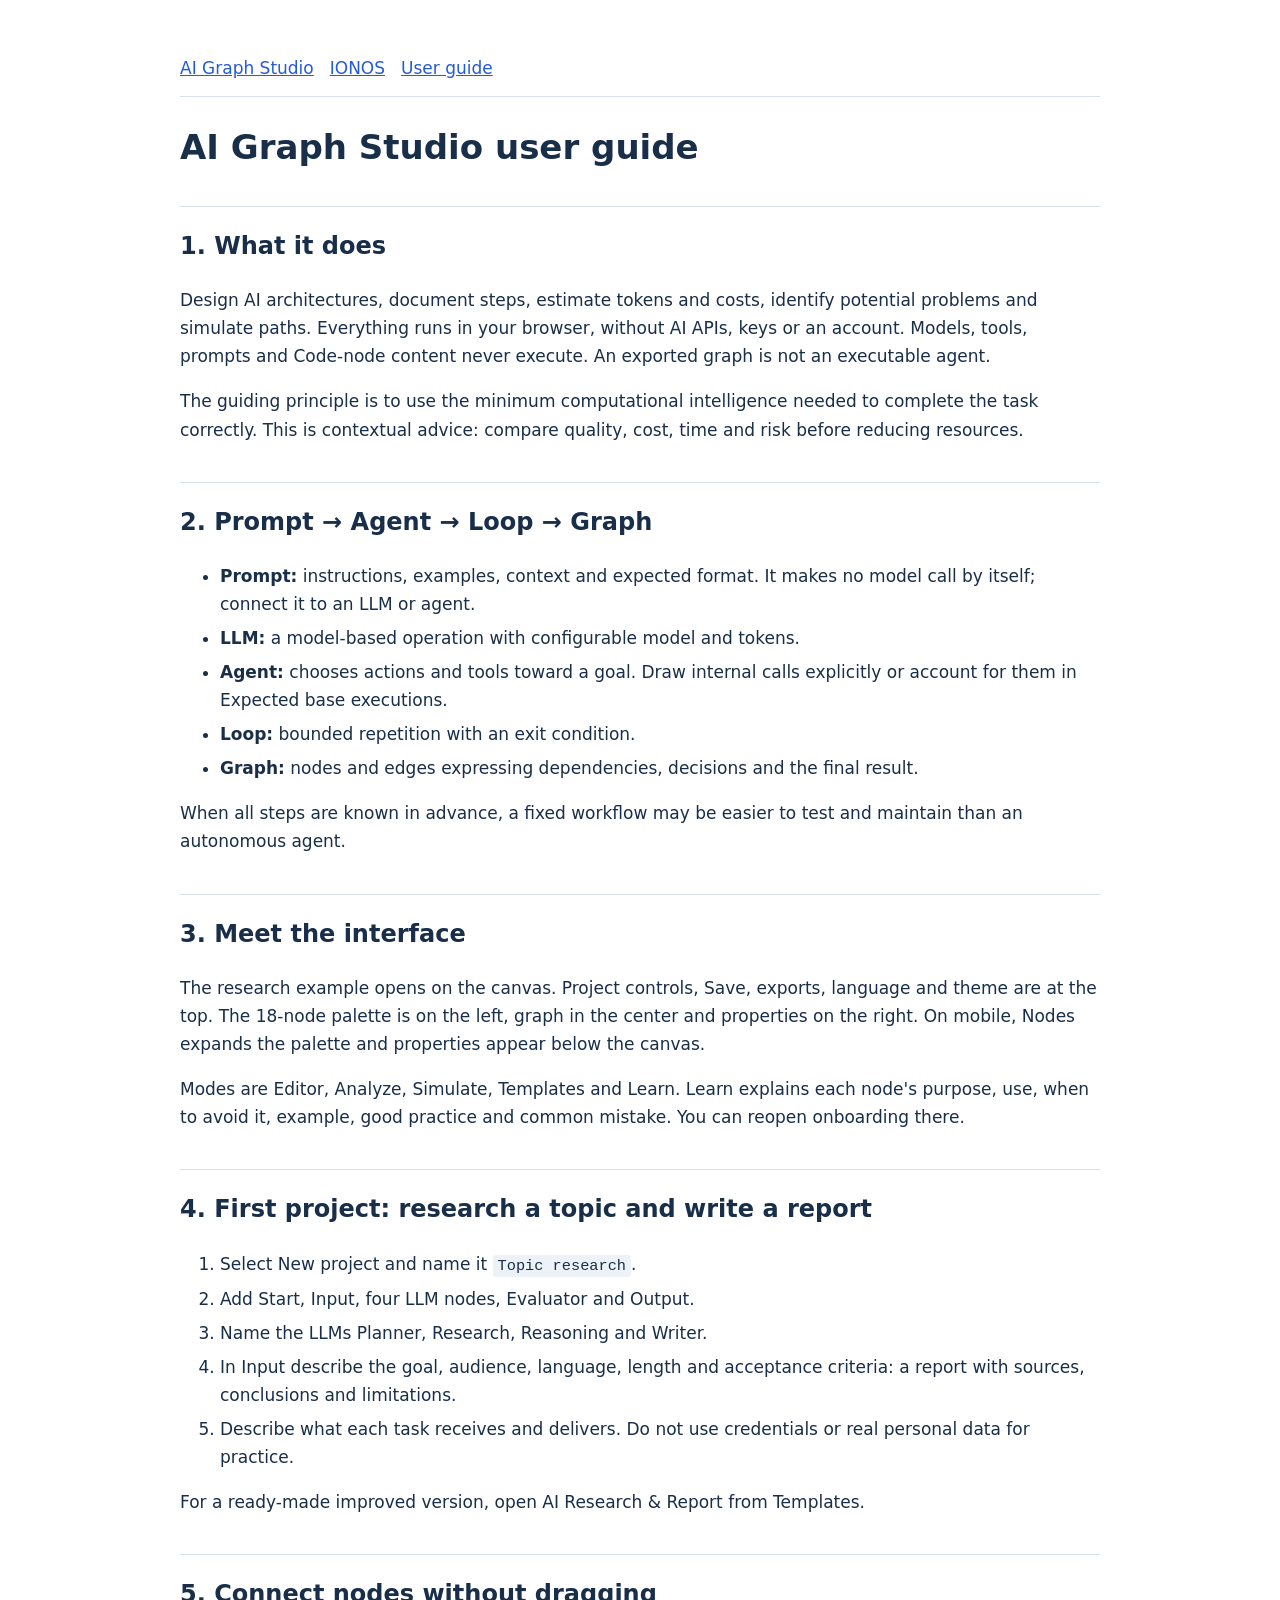
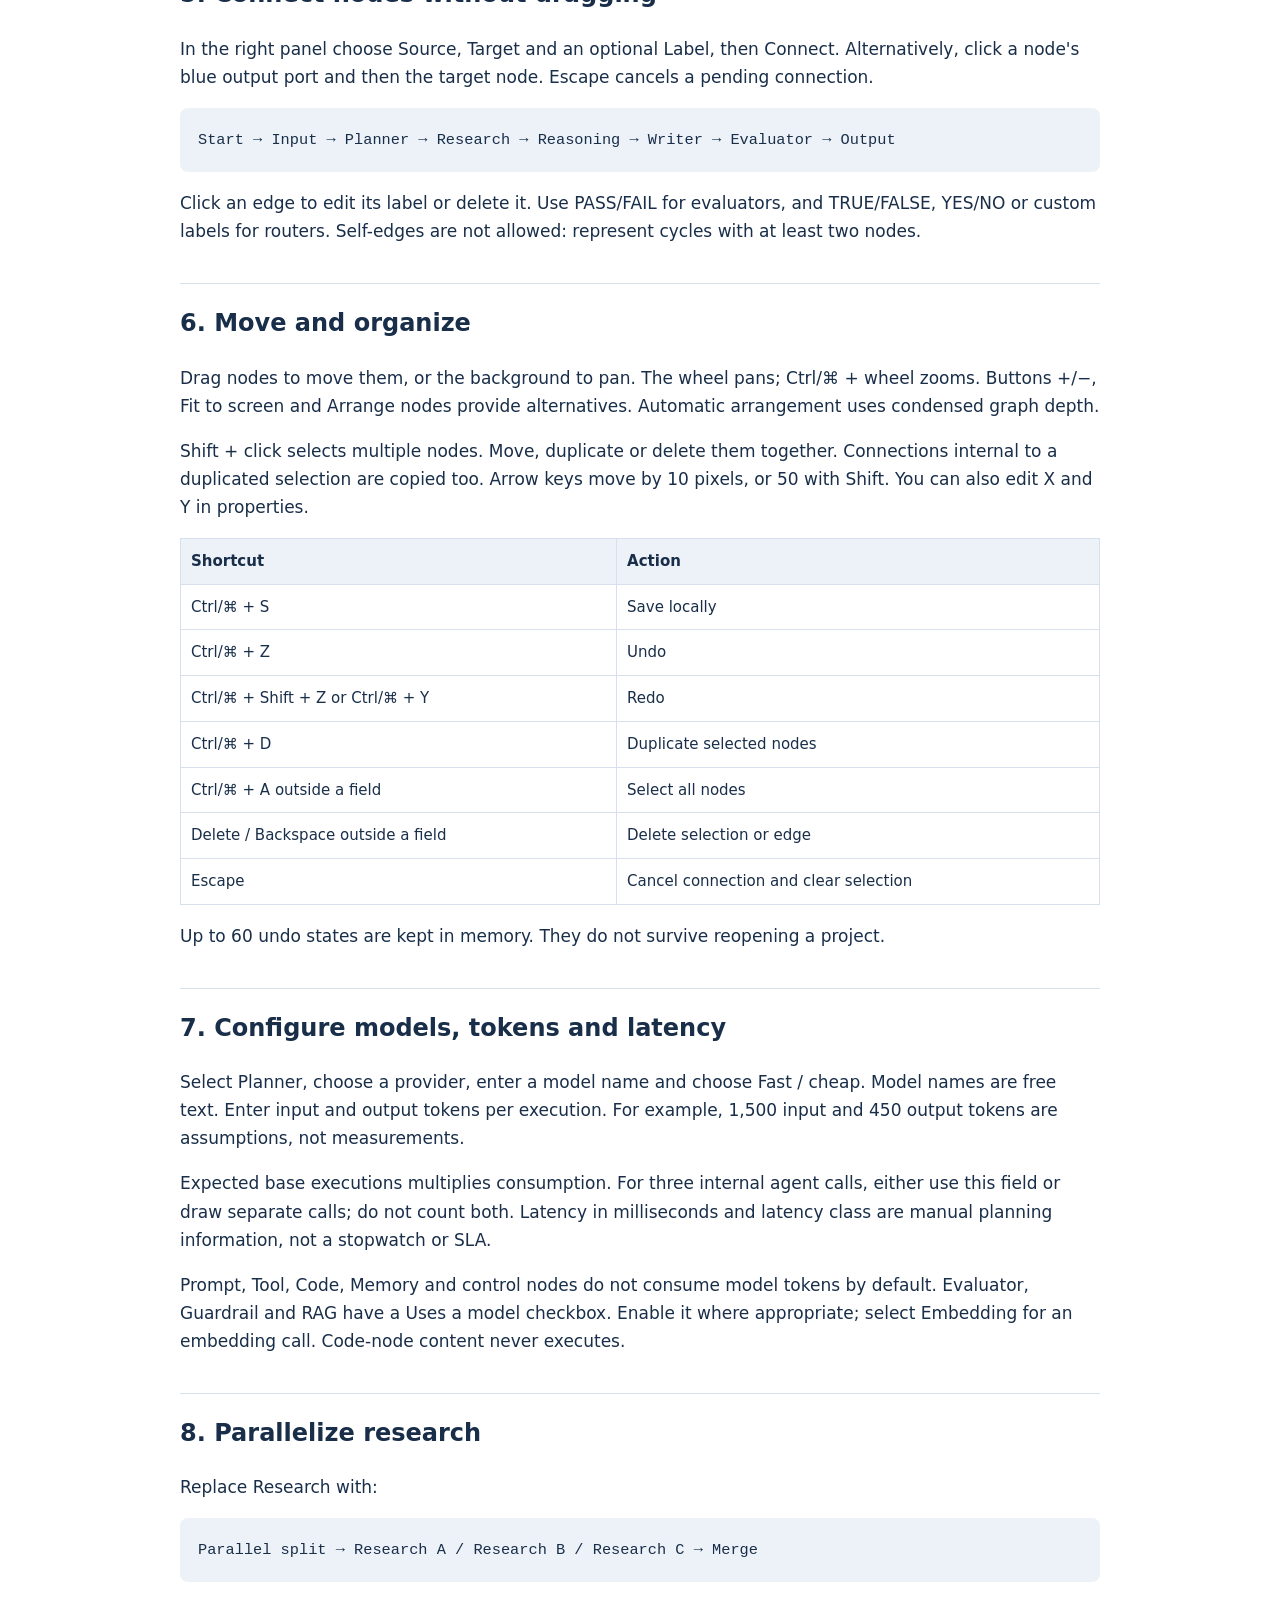
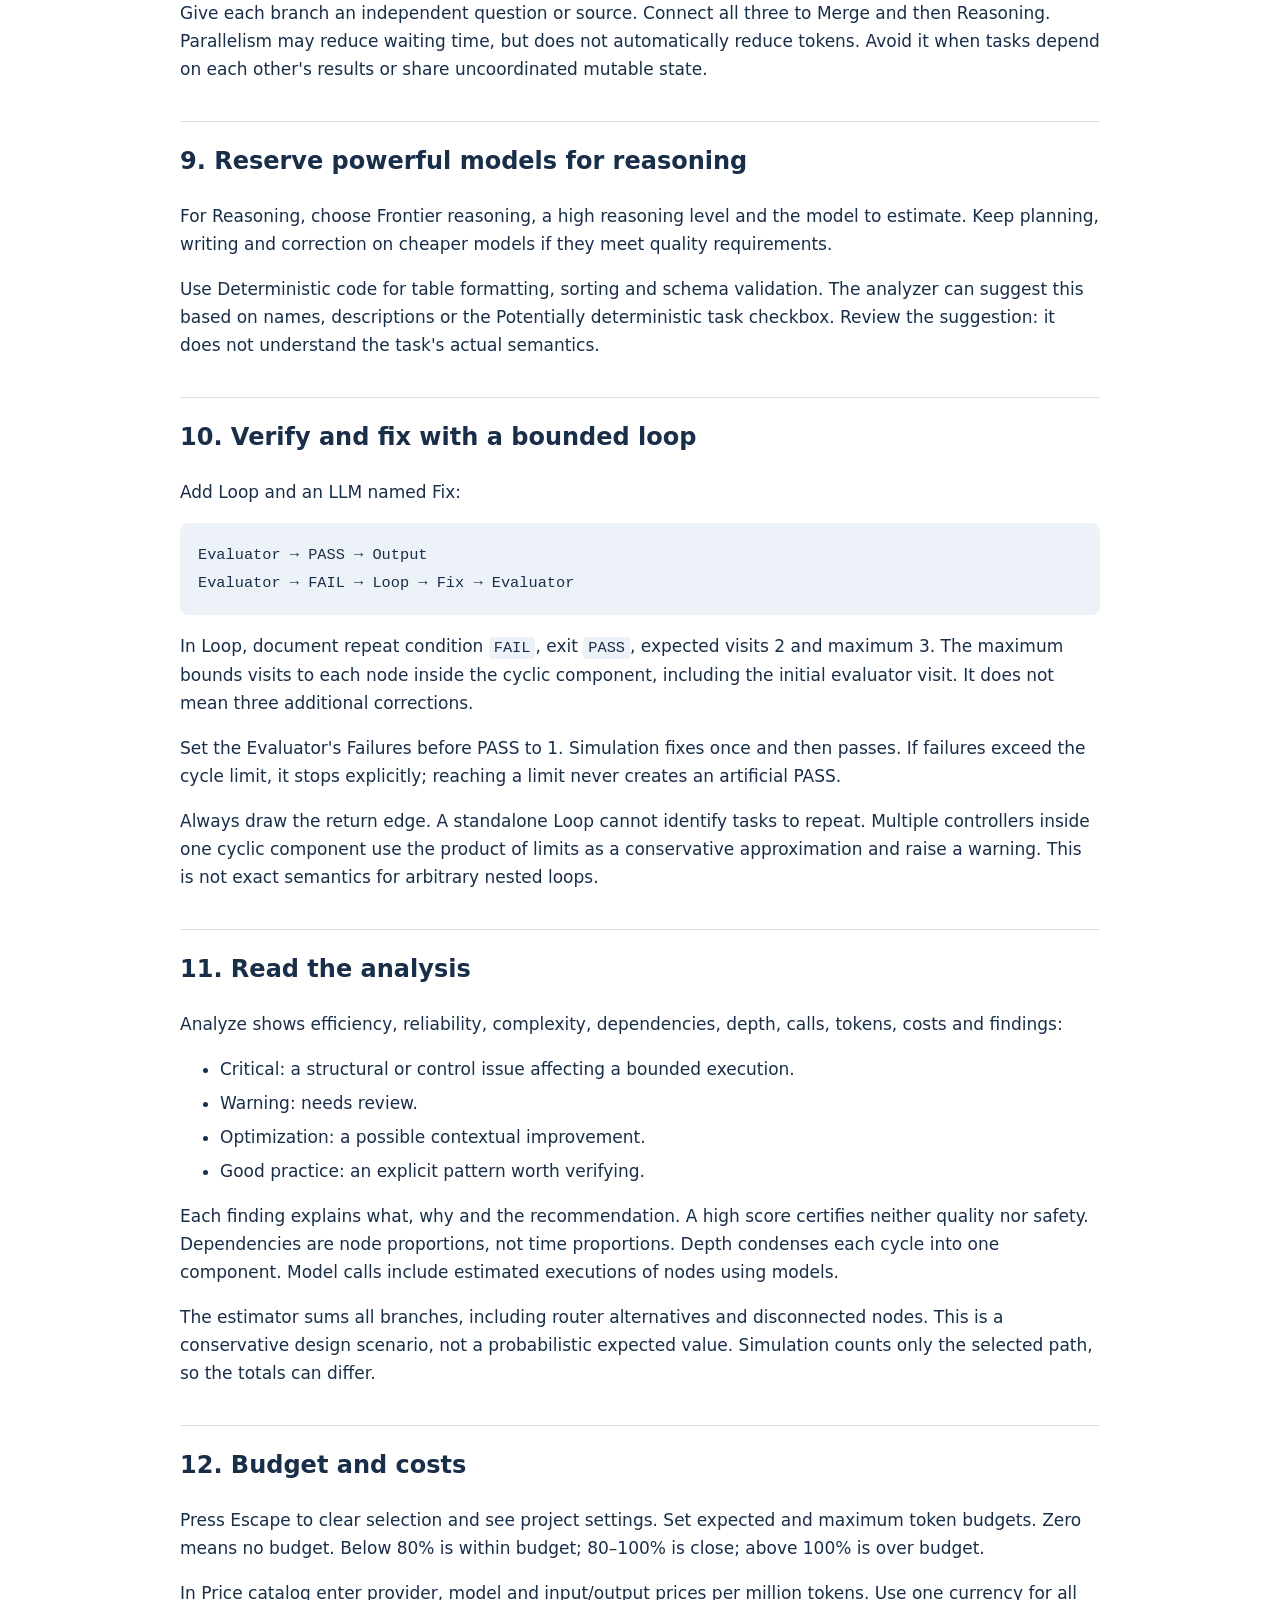
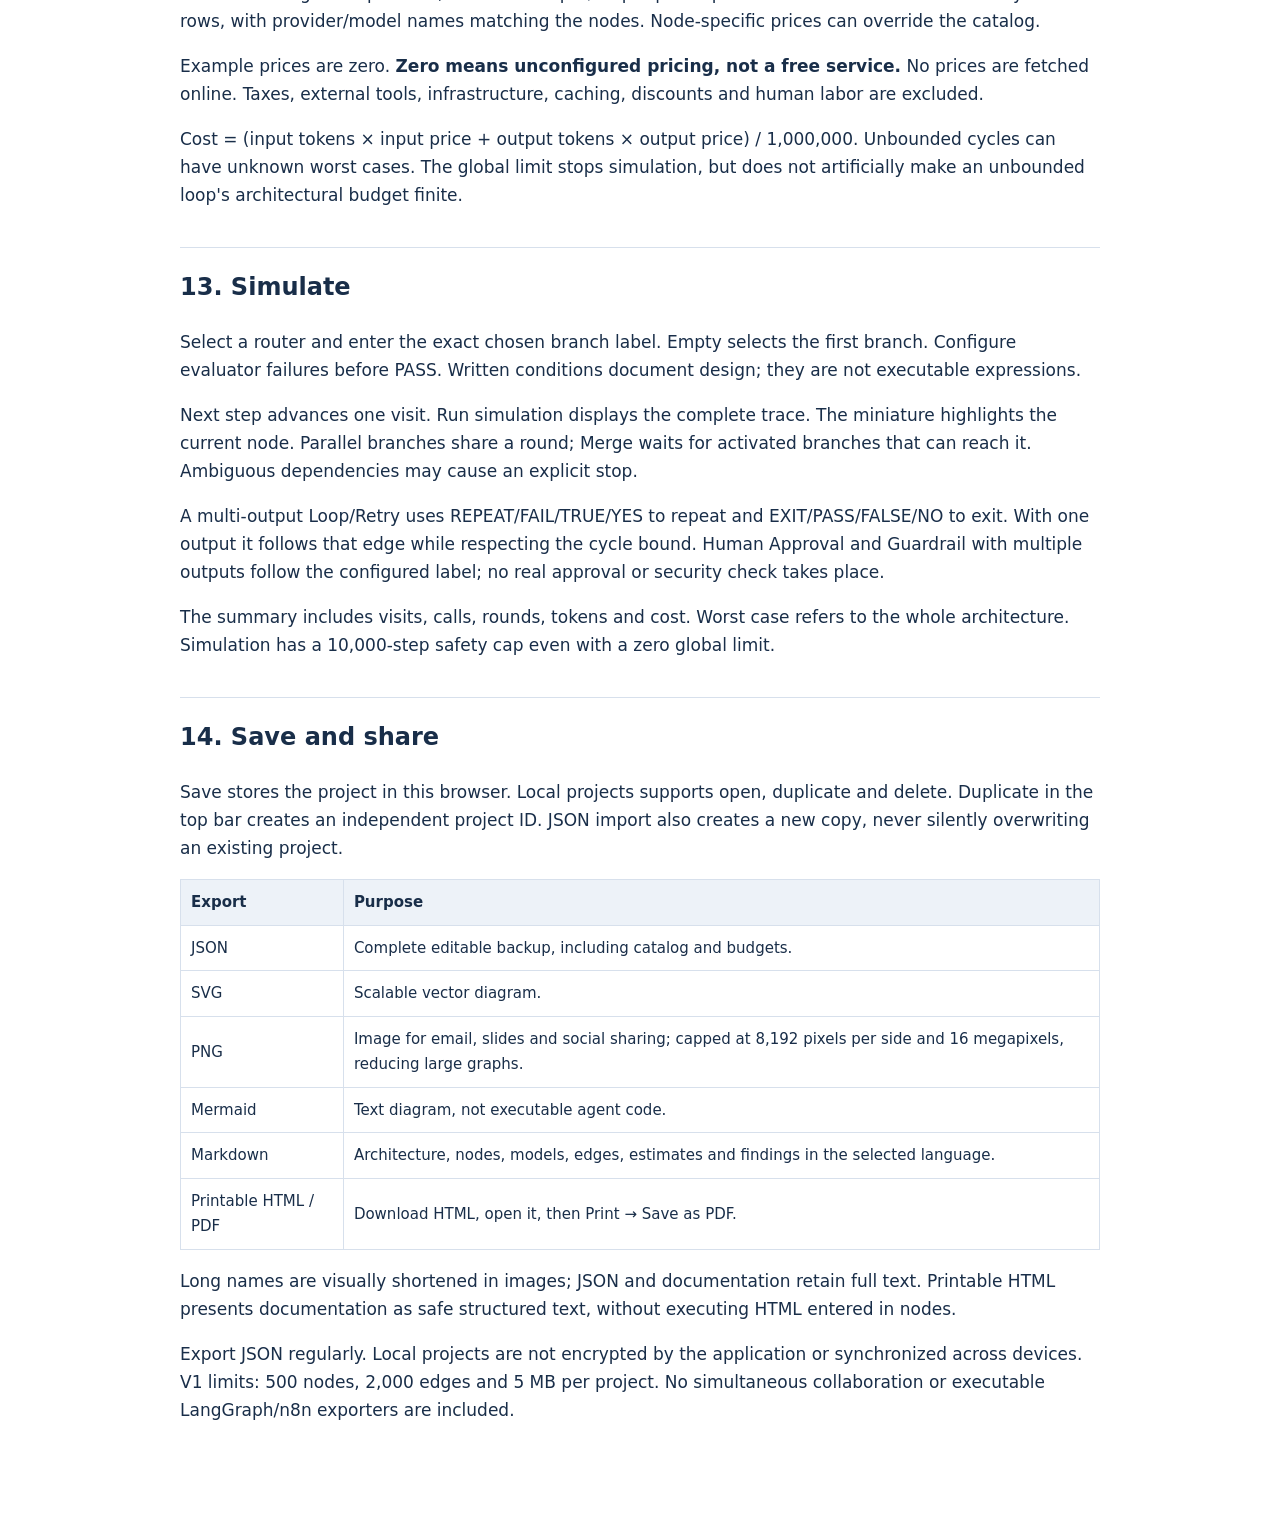
<file: docs/USER_GUIDE_EN.html>
<!doctype html><html lang="en"><head><meta charset="utf-8"><meta name="viewport" content="width=device-width,initial-scale=1"><title>AI Graph Studio user guide</title><style>body{font:17px/1.65 system-ui,-apple-system,sans-serif;color:#192e49;max-width:920px;margin:40px auto;padding:0 24px 60px}h1{font-size:34px;line-height:1.2;margin:30px 0}h2{font-size:24px;margin-top:38px;border-top:1px solid #d7e0ec;padding-top:20px}h3{font-size:20px}a{color:#245bd8}code{font-size:.9em;background:#edf2f8;padding:2px 5px;border-radius:3px}pre{white-space:pre-wrap;overflow-wrap:anywhere;background:#edf2f8;padding:18px;border-radius:8px}pre code{background:none;padding:0}table{border-collapse:collapse;width:100%;font-size:15px}td,th{border:1px solid #d7e0ec;padding:10px;text-align:left}th{background:#edf2f8}nav{display:flex;gap:16px;flex-wrap:wrap;padding:14px 0;border-bottom:1px solid #d7e0ec}.note{background:#edf2f8;padding:18px;border-left:4px solid #245bd8;border-radius:4px}.cards{display:grid;grid-template-columns:repeat(auto-fit,minmax(230px,1fr));gap:16px}.card{border:1px solid #d7e0ec;border-radius:10px;padding:20px}li{margin:6px 0}@media print{body{margin:0;font-size:12px}nav{display:none}h2{break-after:avoid}pre,table{break-inside:avoid}}</style></head><body><nav><a href="../START_HERE_EN.html">AI Graph Studio</a><a href="DEPLOY_IONOS_EN.html">IONOS</a><a href="USER_GUIDE_EN.html">User guide</a></nav><h1>AI Graph Studio user guide</h1>
<h2>1. What it does</h2>
<p>Design AI architectures, document steps, estimate tokens and costs, identify potential problems and simulate paths. Everything runs in your browser, without AI APIs, keys or an account. Models, tools, prompts and Code-node content never execute. An exported graph is not an executable agent.</p>
<p>The guiding principle is to use the minimum computational intelligence needed to complete the task correctly. This is contextual advice: compare quality, cost, time and risk before reducing resources.</p>
<h2>2. Prompt → Agent → Loop → Graph</h2>
<ul><li><strong>Prompt:</strong> instructions, examples, context and expected format. It makes no model call by itself; connect it to an LLM or agent.</li><li><strong>LLM:</strong> a model-based operation with configurable model and tokens.</li><li><strong>Agent:</strong> chooses actions and tools toward a goal. Draw internal calls explicitly or account for them in Expected base executions.</li><li><strong>Loop:</strong> bounded repetition with an exit condition.</li><li><strong>Graph:</strong> nodes and edges expressing dependencies, decisions and the final result.</li></ul>
<p>When all steps are known in advance, a fixed workflow may be easier to test and maintain than an autonomous agent.</p>
<h2>3. Meet the interface</h2>
<p>The research example opens on the canvas. Project controls, Save, exports, language and theme are at the top. The 18-node palette is on the left, graph in the center and properties on the right. On mobile, Nodes expands the palette and properties appear below the canvas.</p>
<p>Modes are Editor, Analyze, Simulate, Templates and Learn. Learn explains each node&#x27;s purpose, use, when to avoid it, example, good practice and common mistake. You can reopen onboarding there.</p>
<h2>4. First project: research a topic and write a report</h2>
<ol><li>Select New project and name it <code>Topic research</code>.</li><li>Add Start, Input, four LLM nodes, Evaluator and Output.</li><li>Name the LLMs Planner, Research, Reasoning and Writer.</li><li>In Input describe the goal, audience, language, length and acceptance criteria: a report with sources, conclusions and limitations.</li><li>Describe what each task receives and delivers. Do not use credentials or real personal data for practice.</li></ol>
<p>For a ready-made improved version, open AI Research &amp; Report from Templates.</p>
<h2>5. Connect nodes without dragging</h2>
<p>In the right panel choose Source, Target and an optional Label, then Connect. Alternatively, click a node&#x27;s blue output port and then the target node. Escape cancels a pending connection.</p>
<pre><code>Start → Input → Planner → Research → Reasoning → Writer → Evaluator → Output</code></pre>
<p>Click an edge to edit its label or delete it. Use PASS/FAIL for evaluators, and TRUE/FALSE, YES/NO or custom labels for routers. Self-edges are not allowed: represent cycles with at least two nodes.</p>
<h2>6. Move and organize</h2>
<p>Drag nodes to move them, or the background to pan. The wheel pans; Ctrl/⌘ + wheel zooms. Buttons +/−, Fit to screen and Arrange nodes provide alternatives. Automatic arrangement uses condensed graph depth.</p>
<p>Shift + click selects multiple nodes. Move, duplicate or delete them together. Connections internal to a duplicated selection are copied too. Arrow keys move by 10 pixels, or 50 with Shift. You can also edit X and Y in properties.</p>
<table><thead><tr><th>Shortcut</th><th>Action</th></tr></thead><tbody><tr><td>Ctrl/⌘ + S</td><td>Save locally</td></tr><tr><td>Ctrl/⌘ + Z</td><td>Undo</td></tr><tr><td>Ctrl/⌘ + Shift + Z or Ctrl/⌘ + Y</td><td>Redo</td></tr><tr><td>Ctrl/⌘ + D</td><td>Duplicate selected nodes</td></tr><tr><td>Ctrl/⌘ + A outside a field</td><td>Select all nodes</td></tr><tr><td>Delete / Backspace outside a field</td><td>Delete selection or edge</td></tr><tr><td>Escape</td><td>Cancel connection and clear selection</td></tr></tbody></table>
<p>Up to 60 undo states are kept in memory. They do not survive reopening a project.</p>
<h2>7. Configure models, tokens and latency</h2>
<p>Select Planner, choose a provider, enter a model name and choose Fast / cheap. Model names are free text. Enter input and output tokens per execution. For example, 1,500 input and 450 output tokens are assumptions, not measurements.</p>
<p>Expected base executions multiplies consumption. For three internal agent calls, either use this field or draw separate calls; do not count both. Latency in milliseconds and latency class are manual planning information, not a stopwatch or SLA.</p>
<p>Prompt, Tool, Code, Memory and control nodes do not consume model tokens by default. Evaluator, Guardrail and RAG have a Uses a model checkbox. Enable it where appropriate; select Embedding for an embedding call. Code-node content never executes.</p>
<h2>8. Parallelize research</h2>
<p>Replace Research with:</p>
<pre><code>Parallel split → Research A / Research B / Research C → Merge</code></pre>
<p>Give each branch an independent question or source. Connect all three to Merge and then Reasoning. Parallelism may reduce waiting time, but does not automatically reduce tokens. Avoid it when tasks depend on each other&#x27;s results or share uncoordinated mutable state.</p>
<h2>9. Reserve powerful models for reasoning</h2>
<p>For Reasoning, choose Frontier reasoning, a high reasoning level and the model to estimate. Keep planning, writing and correction on cheaper models if they meet quality requirements.</p>
<p>Use Deterministic code for table formatting, sorting and schema validation. The analyzer can suggest this based on names, descriptions or the Potentially deterministic task checkbox. Review the suggestion: it does not understand the task&#x27;s actual semantics.</p>
<h2>10. Verify and fix with a bounded loop</h2>
<p>Add Loop and an LLM named Fix:</p>
<pre><code>Evaluator → PASS → Output
Evaluator → FAIL → Loop → Fix → Evaluator</code></pre>
<p>In Loop, document repeat condition <code>FAIL</code>, exit <code>PASS</code>, expected visits 2 and maximum 3. The maximum bounds visits to each node inside the cyclic component, including the initial evaluator visit. It does not mean three additional corrections.</p>
<p>Set the Evaluator&#x27;s Failures before PASS to 1. Simulation fixes once and then passes. If failures exceed the cycle limit, it stops explicitly; reaching a limit never creates an artificial PASS.</p>
<p>Always draw the return edge. A standalone Loop cannot identify tasks to repeat. Multiple controllers inside one cyclic component use the product of limits as a conservative approximation and raise a warning. This is not exact semantics for arbitrary nested loops.</p>
<h2>11. Read the analysis</h2>
<p>Analyze shows efficiency, reliability, complexity, dependencies, depth, calls, tokens, costs and findings:</p>
<ul><li>Critical: a structural or control issue affecting a bounded execution.</li><li>Warning: needs review.</li><li>Optimization: a possible contextual improvement.</li><li>Good practice: an explicit pattern worth verifying.</li></ul>
<p>Each finding explains what, why and the recommendation. A high score certifies neither quality nor safety. Dependencies are node proportions, not time proportions. Depth condenses each cycle into one component. Model calls include estimated executions of nodes using models.</p>
<p>The estimator sums all branches, including router alternatives and disconnected nodes. This is a conservative design scenario, not a probabilistic expected value. Simulation counts only the selected path, so the totals can differ.</p>
<h2>12. Budget and costs</h2>
<p>Press Escape to clear selection and see project settings. Set expected and maximum token budgets. Zero means no budget. Below 80% is within budget; 80–100% is close; above 100% is over budget.</p>
<p>In Price catalog enter provider, model and input/output prices per million tokens. Use one currency for all rows, with provider/model names matching the nodes. Node-specific prices can override the catalog.</p>
<p>Example prices are zero. <strong>Zero means unconfigured pricing, not a free service.</strong> No prices are fetched online. Taxes, external tools, infrastructure, caching, discounts and human labor are excluded.</p>
<p>Cost = (input tokens × input price + output tokens × output price) / 1,000,000. Unbounded cycles can have unknown worst cases. The global limit stops simulation, but does not artificially make an unbounded loop&#x27;s architectural budget finite.</p>
<h2>13. Simulate</h2>
<p>Select a router and enter the exact chosen branch label. Empty selects the first branch. Configure evaluator failures before PASS. Written conditions document design; they are not executable expressions.</p>
<p>Next step advances one visit. Run simulation displays the complete trace. The miniature highlights the current node. Parallel branches share a round; Merge waits for activated branches that can reach it. Ambiguous dependencies may cause an explicit stop.</p>
<p>A multi-output Loop/Retry uses REPEAT/FAIL/TRUE/YES to repeat and EXIT/PASS/FALSE/NO to exit. With one output it follows that edge while respecting the cycle bound. Human Approval and Guardrail with multiple outputs follow the configured label; no real approval or security check takes place.</p>
<p>The summary includes visits, calls, rounds, tokens and cost. Worst case refers to the whole architecture. Simulation has a 10,000-step safety cap even with a zero global limit.</p>
<h2>14. Save and share</h2>
<p>Save stores the project in this browser. Local projects supports open, duplicate and delete. Duplicate in the top bar creates an independent project ID. JSON import also creates a new copy, never silently overwriting an existing project.</p>
<table><thead><tr><th>Export</th><th>Purpose</th></tr></thead><tbody><tr><td>JSON</td><td>Complete editable backup, including catalog and budgets.</td></tr><tr><td>SVG</td><td>Scalable vector diagram.</td></tr><tr><td>PNG</td><td>Image for email, slides and social sharing; capped at 8,192 pixels per side and 16 megapixels, reducing large graphs.</td></tr><tr><td>Mermaid</td><td>Text diagram, not executable agent code.</td></tr><tr><td>Markdown</td><td>Architecture, nodes, models, edges, estimates and findings in the selected language.</td></tr><tr><td>Printable HTML / PDF</td><td>Download HTML, open it, then Print → Save as PDF.</td></tr></tbody></table>
<p>Long names are visually shortened in images; JSON and documentation retain full text. Printable HTML presents documentation as safe structured text, without executing HTML entered in nodes.</p>
<p>Export JSON regularly. Local projects are not encrypted by the application or synchronized across devices. V1 limits: 500 nodes, 2,000 edges and 5 MB per project. No simultaneous collaboration or executable LangGraph/n8n exporters are included.</p></body></html>
</file>
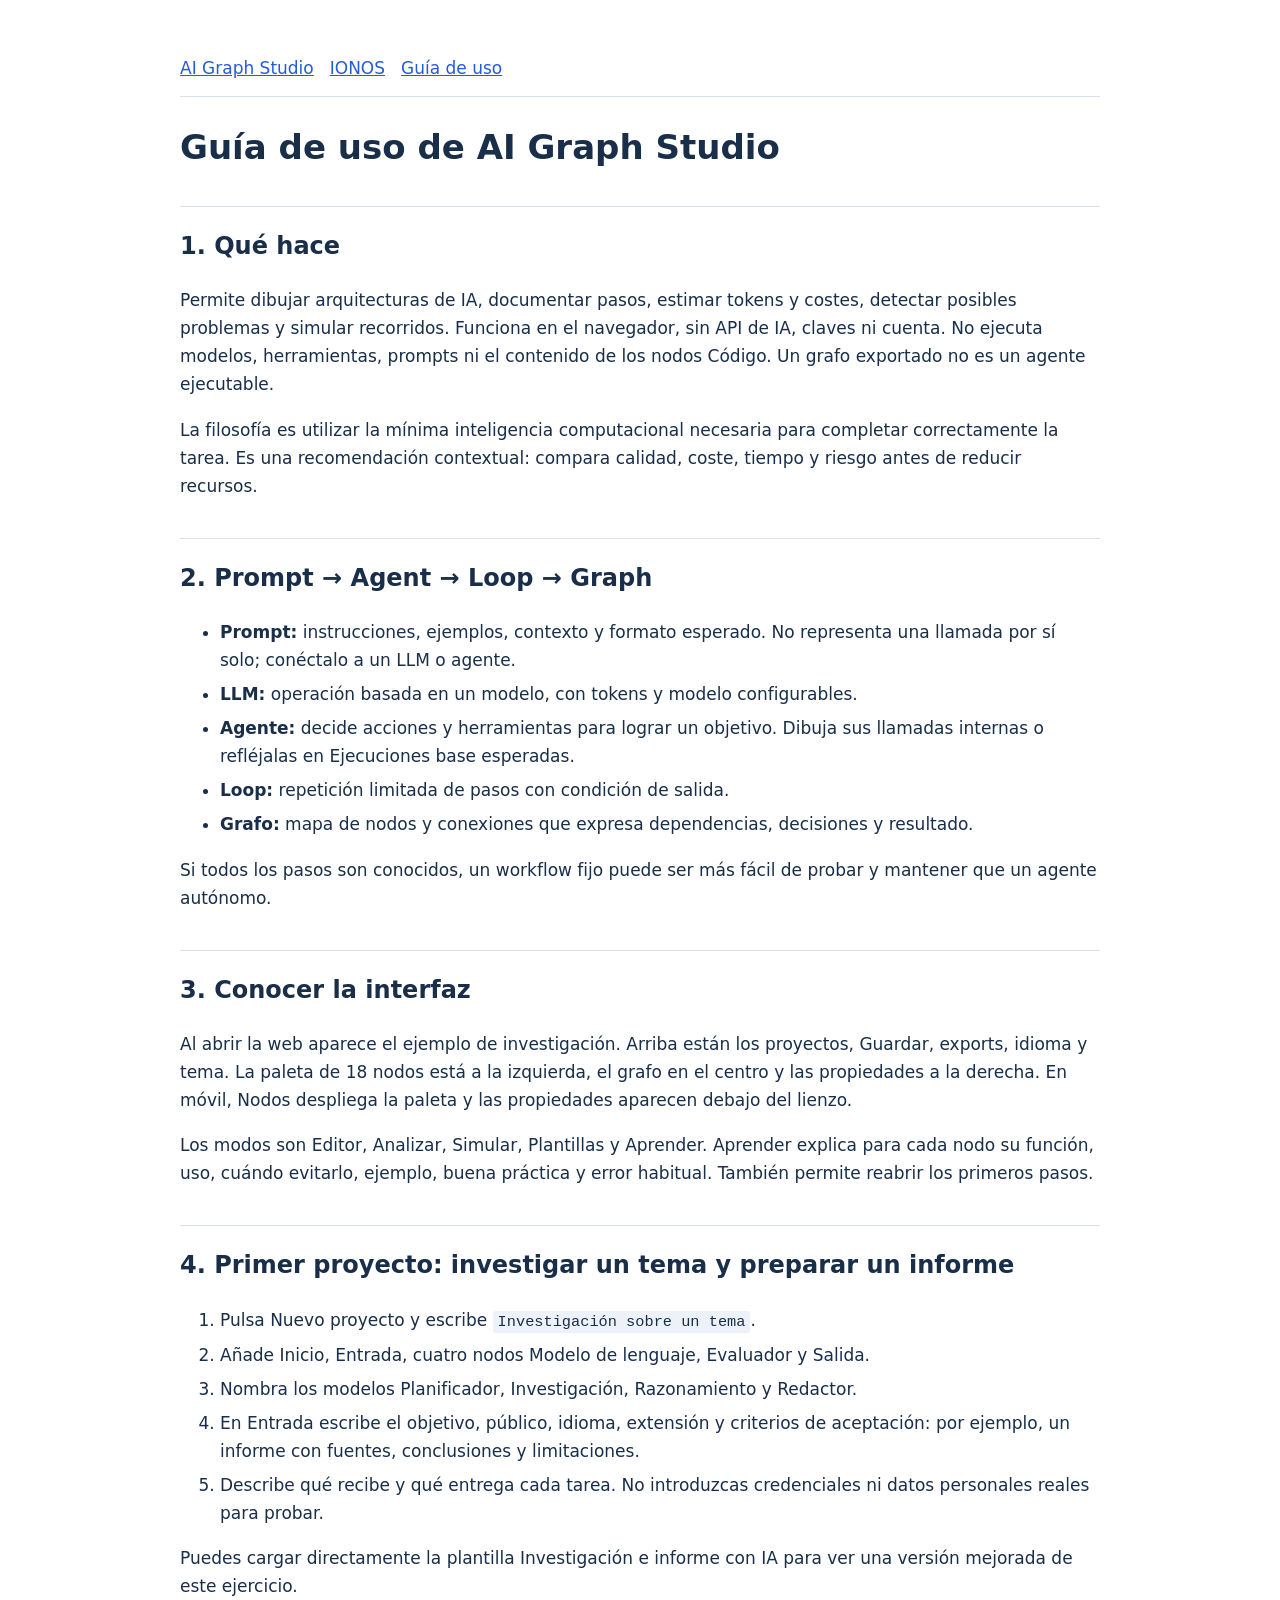
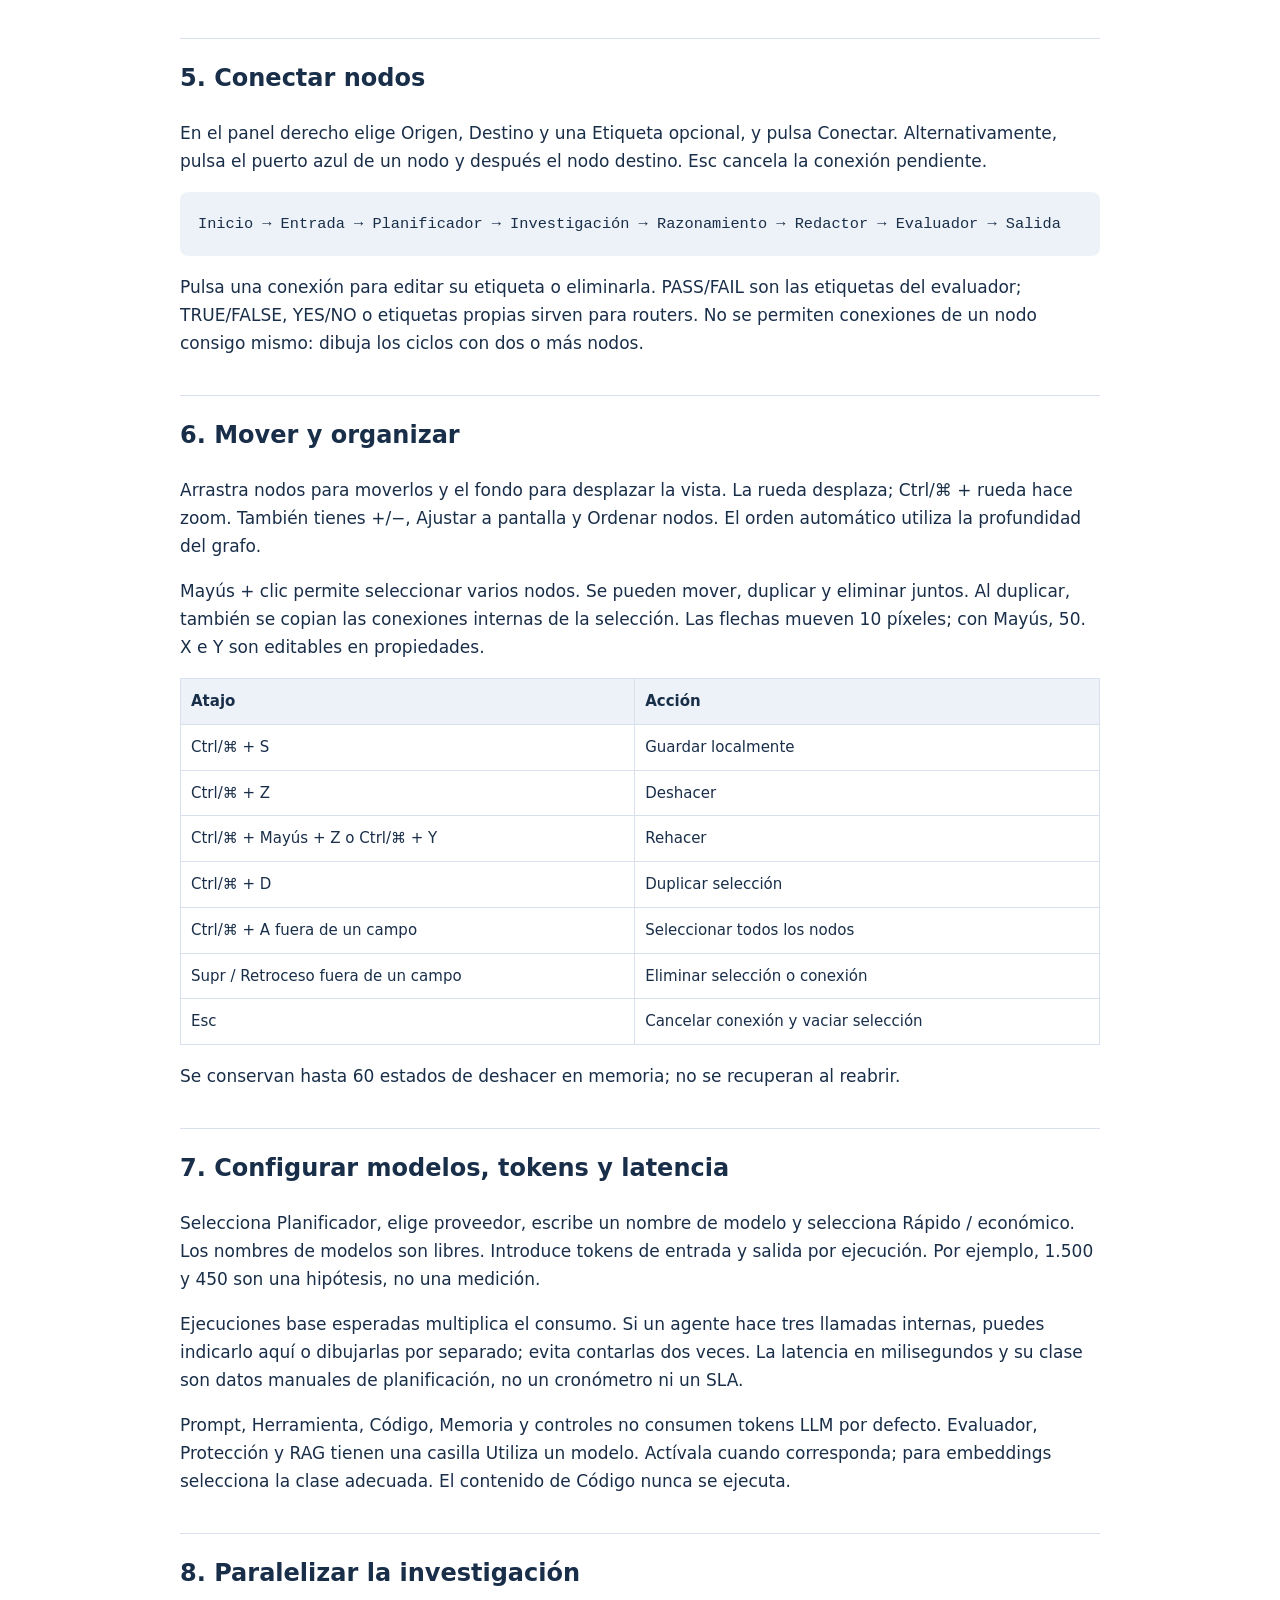
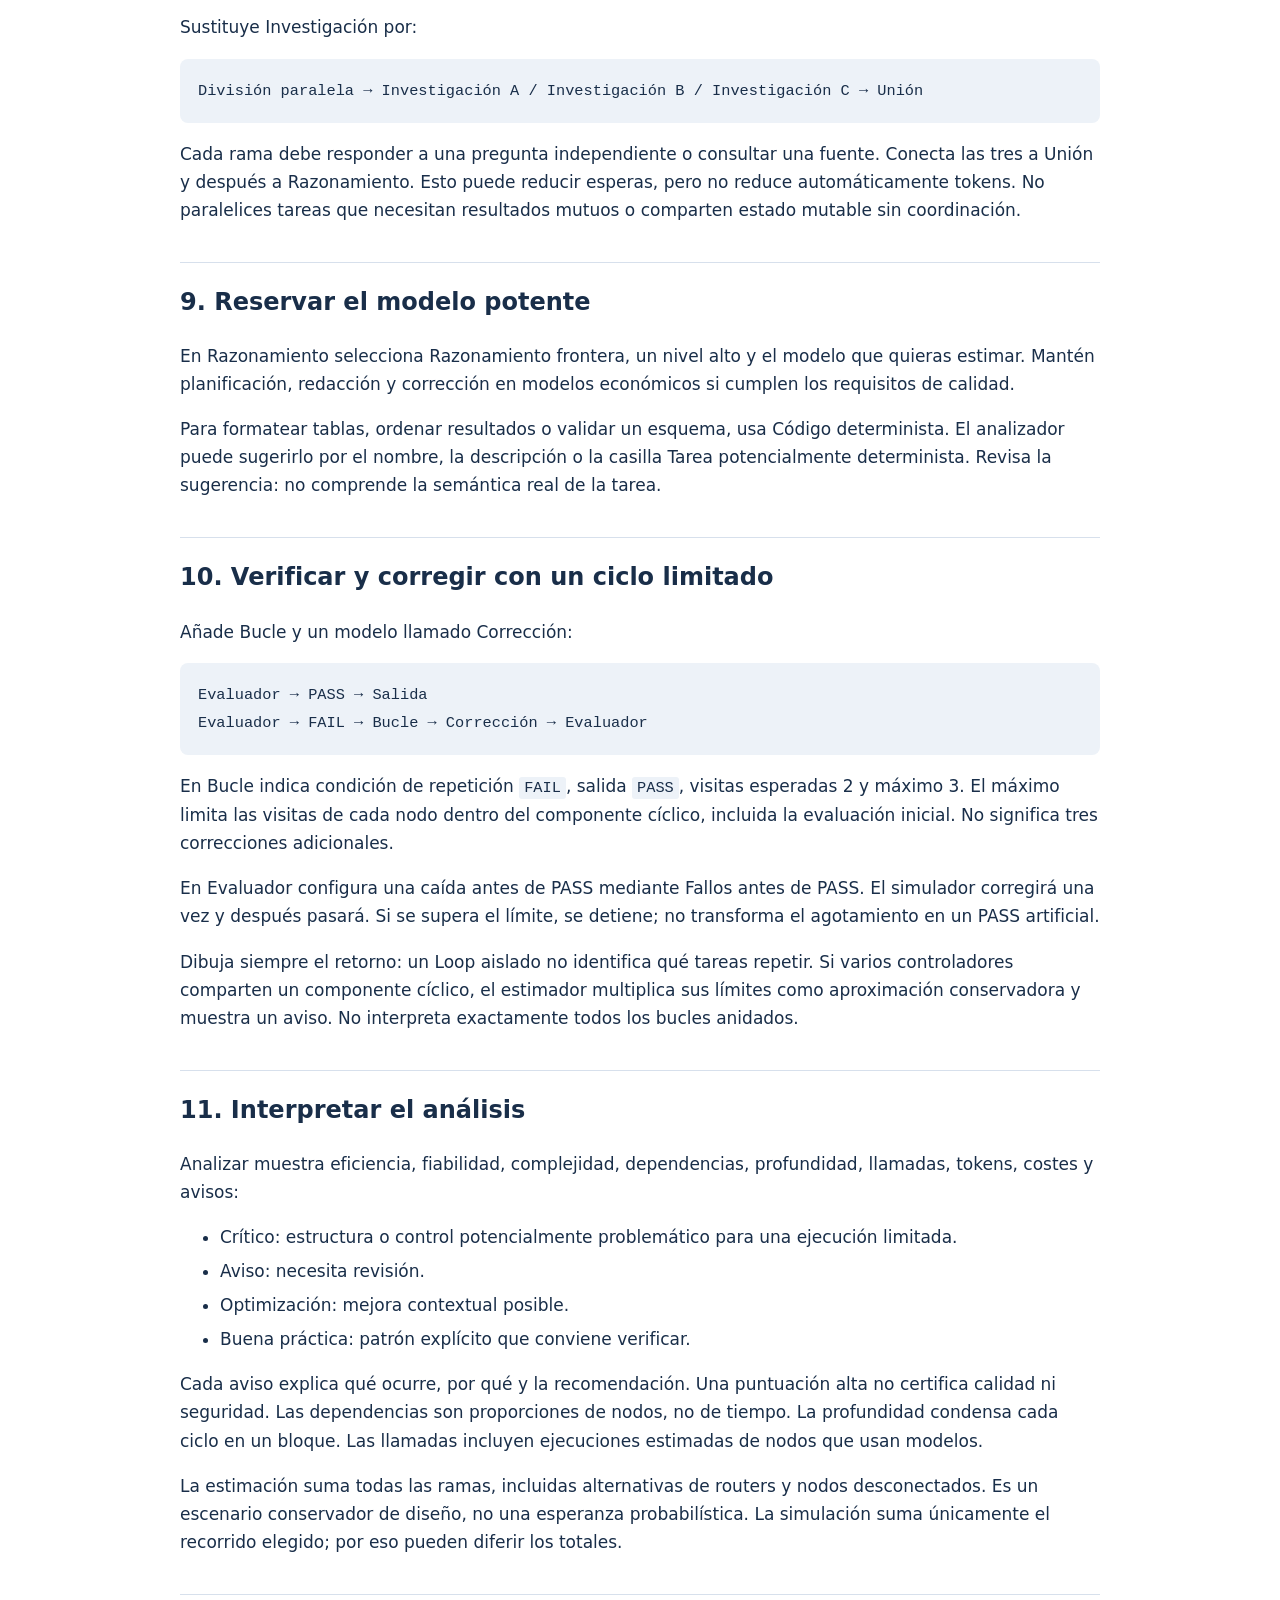
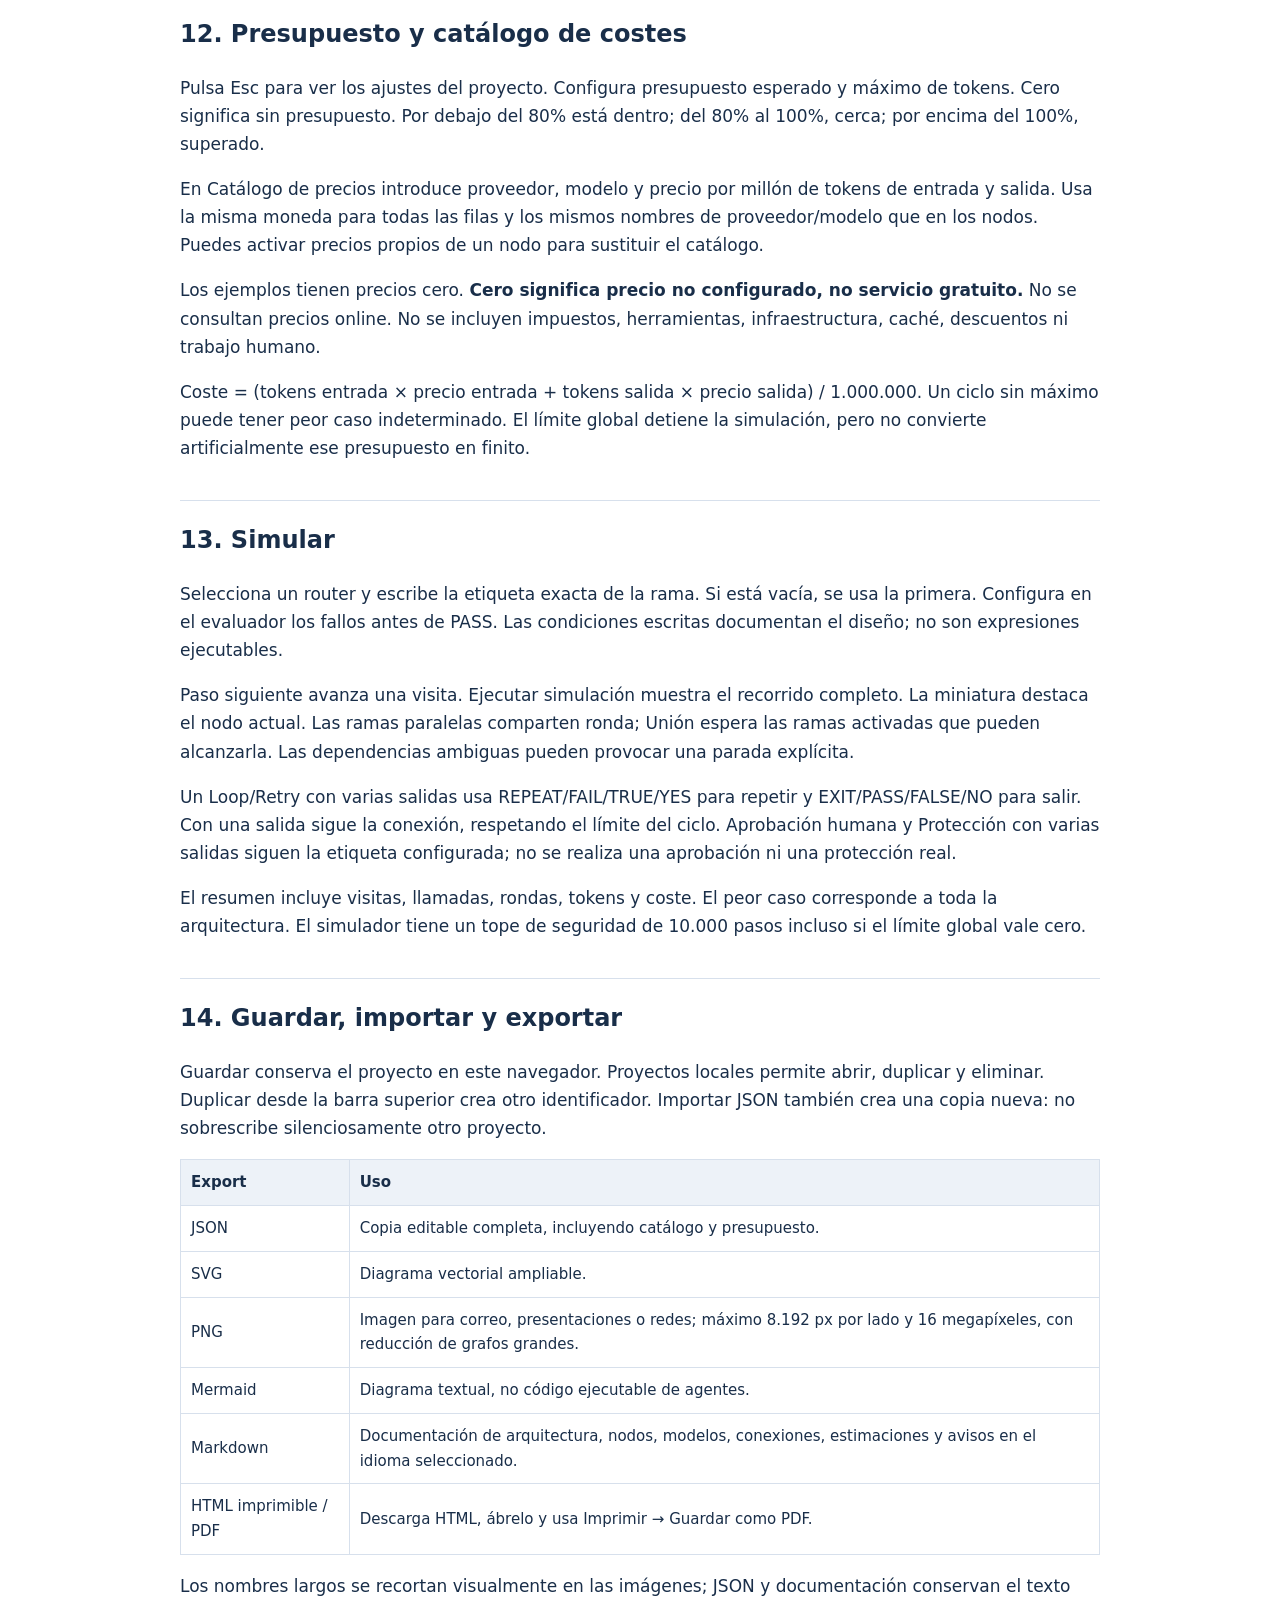
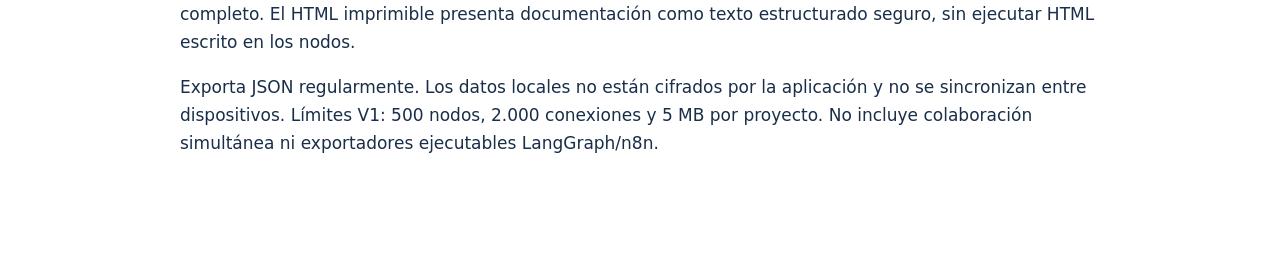
<file: docs/USER_GUIDE_ES.html>
<!doctype html><html lang="es"><head><meta charset="utf-8"><meta name="viewport" content="width=device-width,initial-scale=1"><title>Guía de uso de AI Graph Studio</title><style>body{font:17px/1.65 system-ui,-apple-system,sans-serif;color:#192e49;max-width:920px;margin:40px auto;padding:0 24px 60px}h1{font-size:34px;line-height:1.2;margin:30px 0}h2{font-size:24px;margin-top:38px;border-top:1px solid #d7e0ec;padding-top:20px}h3{font-size:20px}a{color:#245bd8}code{font-size:.9em;background:#edf2f8;padding:2px 5px;border-radius:3px}pre{white-space:pre-wrap;overflow-wrap:anywhere;background:#edf2f8;padding:18px;border-radius:8px}pre code{background:none;padding:0}table{border-collapse:collapse;width:100%;font-size:15px}td,th{border:1px solid #d7e0ec;padding:10px;text-align:left}th{background:#edf2f8}nav{display:flex;gap:16px;flex-wrap:wrap;padding:14px 0;border-bottom:1px solid #d7e0ec}.note{background:#edf2f8;padding:18px;border-left:4px solid #245bd8;border-radius:4px}.cards{display:grid;grid-template-columns:repeat(auto-fit,minmax(230px,1fr));gap:16px}.card{border:1px solid #d7e0ec;border-radius:10px;padding:20px}li{margin:6px 0}@media print{body{margin:0;font-size:12px}nav{display:none}h2{break-after:avoid}pre,table{break-inside:avoid}}</style></head><body><nav><a href="../START_HERE_ES.html">AI Graph Studio</a><a href="DEPLOY_IONOS_ES.html">IONOS</a><a href="USER_GUIDE_ES.html">Guía de uso</a></nav><h1>Guía de uso de AI Graph Studio</h1>
<h2>1. Qué hace</h2>
<p>Permite dibujar arquitecturas de IA, documentar pasos, estimar tokens y costes, detectar posibles problemas y simular recorridos. Funciona en el navegador, sin API de IA, claves ni cuenta. No ejecuta modelos, herramientas, prompts ni el contenido de los nodos Código. Un grafo exportado no es un agente ejecutable.</p>
<p>La filosofía es utilizar la mínima inteligencia computacional necesaria para completar correctamente la tarea. Es una recomendación contextual: compara calidad, coste, tiempo y riesgo antes de reducir recursos.</p>
<h2>2. Prompt → Agent → Loop → Graph</h2>
<ul><li><strong>Prompt:</strong> instrucciones, ejemplos, contexto y formato esperado. No representa una llamada por sí solo; conéctalo a un LLM o agente.</li><li><strong>LLM:</strong> operación basada en un modelo, con tokens y modelo configurables.</li><li><strong>Agente:</strong> decide acciones y herramientas para lograr un objetivo. Dibuja sus llamadas internas o refléjalas en Ejecuciones base esperadas.</li><li><strong>Loop:</strong> repetición limitada de pasos con condición de salida.</li><li><strong>Grafo:</strong> mapa de nodos y conexiones que expresa dependencias, decisiones y resultado.</li></ul>
<p>Si todos los pasos son conocidos, un workflow fijo puede ser más fácil de probar y mantener que un agente autónomo.</p>
<h2>3. Conocer la interfaz</h2>
<p>Al abrir la web aparece el ejemplo de investigación. Arriba están los proyectos, Guardar, exports, idioma y tema. La paleta de 18 nodos está a la izquierda, el grafo en el centro y las propiedades a la derecha. En móvil, Nodos despliega la paleta y las propiedades aparecen debajo del lienzo.</p>
<p>Los modos son Editor, Analizar, Simular, Plantillas y Aprender. Aprender explica para cada nodo su función, uso, cuándo evitarlo, ejemplo, buena práctica y error habitual. También permite reabrir los primeros pasos.</p>
<h2>4. Primer proyecto: investigar un tema y preparar un informe</h2>
<ol><li>Pulsa Nuevo proyecto y escribe <code>Investigación sobre un tema</code>.</li><li>Añade Inicio, Entrada, cuatro nodos Modelo de lenguaje, Evaluador y Salida.</li><li>Nombra los modelos Planificador, Investigación, Razonamiento y Redactor.</li><li>En Entrada escribe el objetivo, público, idioma, extensión y criterios de aceptación: por ejemplo, un informe con fuentes, conclusiones y limitaciones.</li><li>Describe qué recibe y qué entrega cada tarea. No introduzcas credenciales ni datos personales reales para probar.</li></ol>
<p>Puedes cargar directamente la plantilla Investigación e informe con IA para ver una versión mejorada de este ejercicio.</p>
<h2>5. Conectar nodos</h2>
<p>En el panel derecho elige Origen, Destino y una Etiqueta opcional, y pulsa Conectar. Alternativamente, pulsa el puerto azul de un nodo y después el nodo destino. Esc cancela la conexión pendiente.</p>
<pre><code>Inicio → Entrada → Planificador → Investigación → Razonamiento → Redactor → Evaluador → Salida</code></pre>
<p>Pulsa una conexión para editar su etiqueta o eliminarla. PASS/FAIL son las etiquetas del evaluador; TRUE/FALSE, YES/NO o etiquetas propias sirven para routers. No se permiten conexiones de un nodo consigo mismo: dibuja los ciclos con dos o más nodos.</p>
<h2>6. Mover y organizar</h2>
<p>Arrastra nodos para moverlos y el fondo para desplazar la vista. La rueda desplaza; Ctrl/⌘ + rueda hace zoom. También tienes +/−, Ajustar a pantalla y Ordenar nodos. El orden automático utiliza la profundidad del grafo.</p>
<p>Mayús + clic permite seleccionar varios nodos. Se pueden mover, duplicar y eliminar juntos. Al duplicar, también se copian las conexiones internas de la selección. Las flechas mueven 10 píxeles; con Mayús, 50. X e Y son editables en propiedades.</p>
<table><thead><tr><th>Atajo</th><th>Acción</th></tr></thead><tbody><tr><td>Ctrl/⌘ + S</td><td>Guardar localmente</td></tr><tr><td>Ctrl/⌘ + Z</td><td>Deshacer</td></tr><tr><td>Ctrl/⌘ + Mayús + Z o Ctrl/⌘ + Y</td><td>Rehacer</td></tr><tr><td>Ctrl/⌘ + D</td><td>Duplicar selección</td></tr><tr><td>Ctrl/⌘ + A fuera de un campo</td><td>Seleccionar todos los nodos</td></tr><tr><td>Supr / Retroceso fuera de un campo</td><td>Eliminar selección o conexión</td></tr><tr><td>Esc</td><td>Cancelar conexión y vaciar selección</td></tr></tbody></table>
<p>Se conservan hasta 60 estados de deshacer en memoria; no se recuperan al reabrir.</p>
<h2>7. Configurar modelos, tokens y latencia</h2>
<p>Selecciona Planificador, elige proveedor, escribe un nombre de modelo y selecciona Rápido / económico. Los nombres de modelos son libres. Introduce tokens de entrada y salida por ejecución. Por ejemplo, 1.500 y 450 son una hipótesis, no una medición.</p>
<p>Ejecuciones base esperadas multiplica el consumo. Si un agente hace tres llamadas internas, puedes indicarlo aquí o dibujarlas por separado; evita contarlas dos veces. La latencia en milisegundos y su clase son datos manuales de planificación, no un cronómetro ni un SLA.</p>
<p>Prompt, Herramienta, Código, Memoria y controles no consumen tokens LLM por defecto. Evaluador, Protección y RAG tienen una casilla Utiliza un modelo. Actívala cuando corresponda; para embeddings selecciona la clase adecuada. El contenido de Código nunca se ejecuta.</p>
<h2>8. Paralelizar la investigación</h2>
<p>Sustituye Investigación por:</p>
<pre><code>División paralela → Investigación A / Investigación B / Investigación C → Unión</code></pre>
<p>Cada rama debe responder a una pregunta independiente o consultar una fuente. Conecta las tres a Unión y después a Razonamiento. Esto puede reducir esperas, pero no reduce automáticamente tokens. No paralelices tareas que necesitan resultados mutuos o comparten estado mutable sin coordinación.</p>
<h2>9. Reservar el modelo potente</h2>
<p>En Razonamiento selecciona Razonamiento frontera, un nivel alto y el modelo que quieras estimar. Mantén planificación, redacción y corrección en modelos económicos si cumplen los requisitos de calidad.</p>
<p>Para formatear tablas, ordenar resultados o validar un esquema, usa Código determinista. El analizador puede sugerirlo por el nombre, la descripción o la casilla Tarea potencialmente determinista. Revisa la sugerencia: no comprende la semántica real de la tarea.</p>
<h2>10. Verificar y corregir con un ciclo limitado</h2>
<p>Añade Bucle y un modelo llamado Corrección:</p>
<pre><code>Evaluador → PASS → Salida
Evaluador → FAIL → Bucle → Corrección → Evaluador</code></pre>
<p>En Bucle indica condición de repetición <code>FAIL</code>, salida <code>PASS</code>, visitas esperadas 2 y máximo 3. El máximo limita las visitas de cada nodo dentro del componente cíclico, incluida la evaluación inicial. No significa tres correcciones adicionales.</p>
<p>En Evaluador configura una caída antes de PASS mediante Fallos antes de PASS. El simulador corregirá una vez y después pasará. Si se supera el límite, se detiene; no transforma el agotamiento en un PASS artificial.</p>
<p>Dibuja siempre el retorno: un Loop aislado no identifica qué tareas repetir. Si varios controladores comparten un componente cíclico, el estimador multiplica sus límites como aproximación conservadora y muestra un aviso. No interpreta exactamente todos los bucles anidados.</p>
<h2>11. Interpretar el análisis</h2>
<p>Analizar muestra eficiencia, fiabilidad, complejidad, dependencias, profundidad, llamadas, tokens, costes y avisos:</p>
<ul><li>Crítico: estructura o control potencialmente problemático para una ejecución limitada.</li><li>Aviso: necesita revisión.</li><li>Optimización: mejora contextual posible.</li><li>Buena práctica: patrón explícito que conviene verificar.</li></ul>
<p>Cada aviso explica qué ocurre, por qué y la recomendación. Una puntuación alta no certifica calidad ni seguridad. Las dependencias son proporciones de nodos, no de tiempo. La profundidad condensa cada ciclo en un bloque. Las llamadas incluyen ejecuciones estimadas de nodos que usan modelos.</p>
<p>La estimación suma todas las ramas, incluidas alternativas de routers y nodos desconectados. Es un escenario conservador de diseño, no una esperanza probabilística. La simulación suma únicamente el recorrido elegido; por eso pueden diferir los totales.</p>
<h2>12. Presupuesto y catálogo de costes</h2>
<p>Pulsa Esc para ver los ajustes del proyecto. Configura presupuesto esperado y máximo de tokens. Cero significa sin presupuesto. Por debajo del 80% está dentro; del 80% al 100%, cerca; por encima del 100%, superado.</p>
<p>En Catálogo de precios introduce proveedor, modelo y precio por millón de tokens de entrada y salida. Usa la misma moneda para todas las filas y los mismos nombres de proveedor/modelo que en los nodos. Puedes activar precios propios de un nodo para sustituir el catálogo.</p>
<p>Los ejemplos tienen precios cero. <strong>Cero significa precio no configurado, no servicio gratuito.</strong> No se consultan precios online. No se incluyen impuestos, herramientas, infraestructura, caché, descuentos ni trabajo humano.</p>
<p>Coste = (tokens entrada × precio entrada + tokens salida × precio salida) / 1.000.000. Un ciclo sin máximo puede tener peor caso indeterminado. El límite global detiene la simulación, pero no convierte artificialmente ese presupuesto en finito.</p>
<h2>13. Simular</h2>
<p>Selecciona un router y escribe la etiqueta exacta de la rama. Si está vacía, se usa la primera. Configura en el evaluador los fallos antes de PASS. Las condiciones escritas documentan el diseño; no son expresiones ejecutables.</p>
<p>Paso siguiente avanza una visita. Ejecutar simulación muestra el recorrido completo. La miniatura destaca el nodo actual. Las ramas paralelas comparten ronda; Unión espera las ramas activadas que pueden alcanzarla. Las dependencias ambiguas pueden provocar una parada explícita.</p>
<p>Un Loop/Retry con varias salidas usa REPEAT/FAIL/TRUE/YES para repetir y EXIT/PASS/FALSE/NO para salir. Con una salida sigue la conexión, respetando el límite del ciclo. Aprobación humana y Protección con varias salidas siguen la etiqueta configurada; no se realiza una aprobación ni una protección real.</p>
<p>El resumen incluye visitas, llamadas, rondas, tokens y coste. El peor caso corresponde a toda la arquitectura. El simulador tiene un tope de seguridad de 10.000 pasos incluso si el límite global vale cero.</p>
<h2>14. Guardar, importar y exportar</h2>
<p>Guardar conserva el proyecto en este navegador. Proyectos locales permite abrir, duplicar y eliminar. Duplicar desde la barra superior crea otro identificador. Importar JSON también crea una copia nueva: no sobrescribe silenciosamente otro proyecto.</p>
<table><thead><tr><th>Export</th><th>Uso</th></tr></thead><tbody><tr><td>JSON</td><td>Copia editable completa, incluyendo catálogo y presupuesto.</td></tr><tr><td>SVG</td><td>Diagrama vectorial ampliable.</td></tr><tr><td>PNG</td><td>Imagen para correo, presentaciones o redes; máximo 8.192 px por lado y 16 megapíxeles, con reducción de grafos grandes.</td></tr><tr><td>Mermaid</td><td>Diagrama textual, no código ejecutable de agentes.</td></tr><tr><td>Markdown</td><td>Documentación de arquitectura, nodos, modelos, conexiones, estimaciones y avisos en el idioma seleccionado.</td></tr><tr><td>HTML imprimible / PDF</td><td>Descarga HTML, ábrelo y usa Imprimir → Guardar como PDF.</td></tr></tbody></table>
<p>Los nombres largos se recortan visualmente en las imágenes; JSON y documentación conservan el texto completo. El HTML imprimible presenta documentación como texto estructurado seguro, sin ejecutar HTML escrito en los nodos.</p>
<p>Exporta JSON regularmente. Los datos locales no están cifrados por la aplicación y no se sincronizan entre dispositivos. Límites V1: 500 nodos, 2.000 conexiones y 5 MB por proyecto. No incluye colaboración simultánea ni exportadores ejecutables LangGraph/n8n.</p></body></html>
</file>
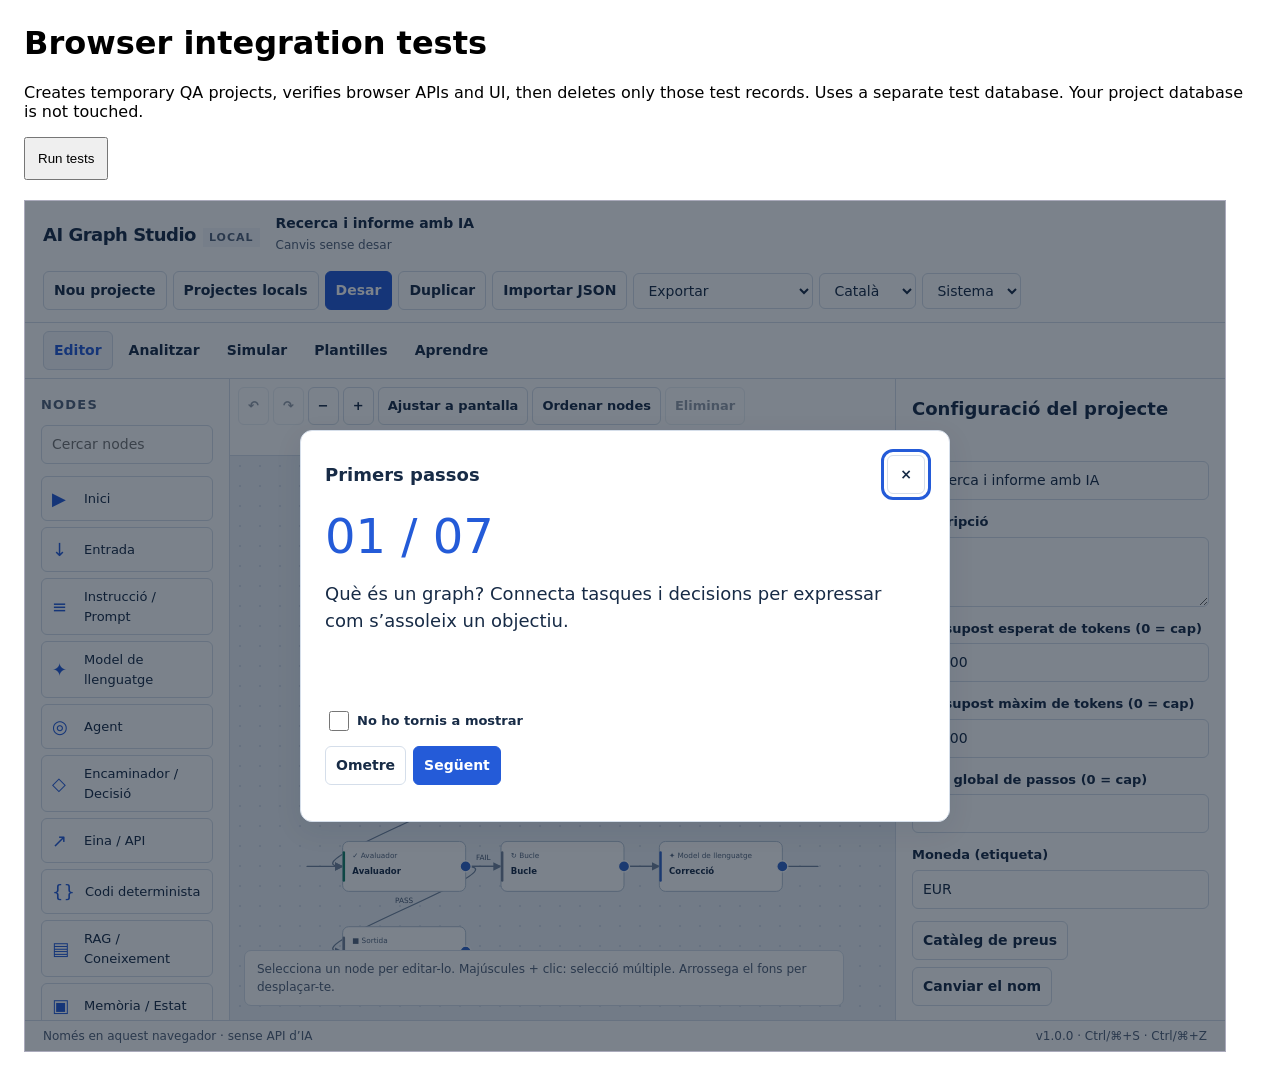
<file: tests/browser.html>
<!doctype html><html lang="en"><head><meta charset="utf-8"><meta name="viewport" content="width=device-width,initial-scale=1"><title>AI Graph Studio — Browser tests</title><style>body{font:16px system-ui;margin:24px}button{padding:12px}li{padding:6px}.pass{color:#13734f}.fail{color:#b02020}iframe{width:1200px;height:850px;border:1px solid #aab;display:block;margin-top:20px}pre{white-space:pre-wrap}</style><script type="module" src="browser.test.js"></script></head><body><h1>Browser integration tests</h1><p>Creates temporary QA projects, verifies browser APIs and UI, then deletes only those test records. Uses a separate test database. Your project database is not touched.</p><button id="run">Run tests</button><ol id="results"></ol><p id="summary" role="status"></p><iframe id="ui" title="Responsive application test" src="../index.html?qa=1"></iframe></body></html>
</file>
<file: assets/css/style.css>
:root{color-scheme:light;--bg:#eef2f7;--surface:#fff;--text:#172b46;--muted:#52627a;--border:#d5deea;--accent:#245bd8;--subtle:#f5f7fb;--canvas:#edf2f8;--shadow:0 8px 28px #172b4614}*{box-sizing:border-box}body{margin:0;background:var(--bg);color:var(--text);font:14px/1.5 system-ui,-apple-system,BlinkMacSystemFont,'Segoe UI',sans-serif}body[data-theme=dark]{color-scheme:dark;--bg:#101824;--surface:#172334;--text:#e8eef7;--muted:#b0bfd3;--border:#34465e;--accent:#8ab3ff;--subtle:#1d2c41;--canvas:#101b2a;--shadow:0 8px 28px #0003}button,input,select,textarea{font:inherit;color:inherit}button,select,input,textarea{border:1px solid var(--border);border-radius:6px;background:var(--surface);padding:8px 10px}button{cursor:pointer;min-height:38px;font-weight:550}button:hover{border-color:var(--accent);background:var(--subtle)}button:disabled{opacity:.45;cursor:default}button.primary{background:#245bd8;border-color:#245bd8;color:#fff}button.danger{color:#b93232}body[data-theme=dark] button.danger{color:#ffaaaa}:focus-visible{outline:3px solid var(--accent);outline-offset:3px}input,select,textarea{min-width:0;width:100%}input[type=checkbox]{width:20px;height:20px}textarea{resize:vertical;min-height:70px}h1,h2,h3,p{margin-top:0}h2{font-size:18px}h3{font-size:15px}p{font-size:14px}small,.muted{color:var(--muted)}.shell{height:100dvh;min-height:600px;display:flex;flex-direction:column}.topbar{display:flex;align-items:center;gap:16px;padding:12px 18px;background:var(--surface);border-bottom:1px solid var(--border);flex-wrap:wrap}.brand{font-size:18px;font-weight:750;letter-spacing:-.5px;white-space:nowrap}.brand small{font-size:11px;background:var(--subtle);padding:3px 6px;margin-left:7px;letter-spacing:1px}.project-title{flex:1;min-width:140px}.project-title strong{display:block;max-width:320px;white-space:nowrap;overflow:hidden;text-overflow:ellipsis}.project-title small{font-size:12px}.top-actions{display:flex;align-items:center;gap:6px;flex-wrap:wrap}.top-actions select{width:auto;max-width:180px}.modebar{display:flex;justify-content:space-between;gap:8px;align-items:center;padding:8px 18px;background:var(--surface);border-bottom:1px solid var(--border);flex-wrap:wrap}.tabs{display:flex;gap:5px}.tabs button{border-color:transparent;background:transparent}.tabs button.active{color:var(--accent);background:var(--subtle);border-color:var(--border)}.workspace{display:grid;grid-template-columns:205px minmax(250px,1fr) 330px;flex:1;min-height:0}.palette,.inspector{background:var(--surface);overflow:auto;padding:16px}.palette{border-right:1px solid var(--border)}.inspector{border-left:1px solid var(--border)}.palette .node-button{display:flex;width:100%;text-align:left;align-items:center;gap:10px;margin-bottom:6px;font-size:13px;font-weight:500}.node-button span{font-size:18px;min-width:22px;color:var(--accent)}.palette input{margin-bottom:12px}.palette h2{font-size:13px;text-transform:uppercase;letter-spacing:1.2px;color:var(--muted)}.center{min-width:0;position:relative;display:flex;flex-direction:column;overflow:hidden}.canvas-toolbar{display:flex;gap:4px;align-items:center;background:var(--surface);padding:8px;border-bottom:1px solid var(--border);flex-wrap:wrap}.canvas-toolbar button{font-size:13px;padding:6px 9px}.canvas-toolbar small{margin-left:auto}.canvas-host{position:relative;flex:1;min-height:320px;overflow:hidden;background-color:var(--canvas);background-image:radial-gradient(var(--border) 1px,transparent 1px);background-size:20px 20px;touch-action:none}.graph{width:100%;height:100%;display:block;user-select:none}.node{cursor:grab}.node:active{cursor:grabbing}.node.active>rect:first-child{stroke:#19845c;stroke-width:3}.edge{cursor:pointer}.graph text{pointer-events:none}.graph circle{cursor:crosshair}.canvas-hint{position:absolute;bottom:14px;left:14px;right:14px;max-width:600px;background:var(--surface);padding:9px 12px;border:1px solid var(--border);border-radius:7px;color:var(--muted);font-size:12px;pointer-events:none}.field{display:flex;flex-direction:column;gap:5px;margin-bottom:12px;overflow-wrap:anywhere}.field>span{font-size:13px;font-weight:550}.field:has(input[type=checkbox]){flex-direction:row-reverse;align-items:center;justify-content:flex-end}.actions{display:flex;gap:7px;flex-wrap:wrap;margin:12px 0}.section{padding-top:16px;margin-top:16px;border-top:1px solid var(--border)}.panel-note{background:var(--subtle);padding:12px;border-radius:8px;color:var(--muted);font-size:13px}.wide-panel{overflow:auto;padding:22px;flex:1}.metric-grid{display:grid;grid-template-columns:repeat(auto-fit,minmax(130px,1fr));gap:10px;margin-bottom:20px}.metric{padding:14px;background:var(--surface);border:1px solid var(--border);border-radius:9px}.metric strong{display:block;font-size:25px;letter-spacing:-.8px}.metric span{font-size:12px;color:var(--muted)}.scores{display:grid;grid-template-columns:repeat(3,1fr);gap:10px}.scores .metric strong{font-size:36px}.warning-card{border:1px solid var(--border);border-left:4px solid #a16c14;border-radius:8px;padding:14px;margin:10px 0;background:var(--surface)}.warning-card.critical{border-left-color:#bc3737}.warning-card.optimization{border-left-color:#3266c8}.warning-card.good{border-left-color:#19845c}.warning-card h3{margin:5px 0 9px}.warning-card p{margin-bottom:6px;font-size:13px}.badge{font-size:11px;letter-spacing:.7px;text-transform:uppercase;color:var(--muted)}.budget{padding:16px;border:1px solid var(--border);border-radius:8px;background:var(--surface);margin:16px 0}.budget progress{display:block;width:100%;height:15px;margin:10px 0;accent-color:#245bd8}.budget.over progress{accent-color:#bc3737}.budget.near progress{accent-color:#a16c14}.table-wrap{overflow:auto}table{width:100%;border-collapse:collapse;font-size:13px;margin:12px 0}td,th{padding:9px;border-bottom:1px solid var(--border);text-align:left;overflow-wrap:anywhere}th{color:var(--muted)}.trace{padding:0;list-style:none}.trace li{display:flex;align-items:center;gap:10px;padding:9px;border-bottom:1px solid var(--border)}.trace li.current{background:var(--subtle);border-left:3px solid var(--accent)}.trace .num{color:var(--muted);min-width:45px}.trace button{border:0;background:transparent;text-align:left}.cards{display:grid;grid-template-columns:repeat(auto-fit,minmax(220px,1fr));gap:14px}.template-card{padding:20px;border:1px solid var(--border);border-radius:10px;background:var(--surface)}.template-card h3{font-size:17px}.template-card small{display:block;margin:10px 0 18px}.learn-content{max-width:800px;margin:auto}.learn-content p{font-size:16px}.learn-content details{background:var(--surface);border:1px solid var(--border);border-radius:8px;padding:15px;margin:12px 0}.learn-content summary{cursor:pointer;font-weight:650;font-size:16px}.learn-content dl{margin-bottom:0}.learn-content dt{font-weight:650;margin-top:12px}.learn-content dd{margin:4px 0;color:var(--muted);font-size:15px}.footer{display:flex;justify-content:space-between;gap:10px;padding:6px 18px;background:var(--surface);border-top:1px solid var(--border);font-size:12px;color:var(--muted)}dialog{border:1px solid var(--border);border-radius:12px;box-shadow:var(--shadow);background:var(--surface);color:var(--text);padding:24px;width:min(650px,94vw);max-height:90dvh;overflow:auto}dialog::backdrop{background:#09162688}.dialog-head{display:flex;justify-content:space-between;align-items:center;gap:20px;margin-bottom:18px}.dialog-head h2{margin:0}.dialog-head button{min-width:38px}.project-row{padding:12px 0;border-bottom:1px solid var(--border)}.project-row strong{overflow-wrap:anywhere}.onboard-number{font-size:48px;line-height:1;color:var(--accent);margin-bottom:20px}.onboard-text{font-size:18px;min-height:110px}.toast{position:fixed;bottom:30px;left:50%;transform:translateX(-50%);background:var(--text);color:var(--surface);border-radius:8px;padding:12px 20px;z-index:100;max-width:90vw;box-shadow:var(--shadow)}.mobile-panels{display:none}.workspace[data-mode]:not([data-mode=edit]){grid-template-columns:minmax(0,1fr) 330px}.workspace[data-mode]:not([data-mode=edit])>.palette{display:none}.workspace[data-mode=learn],.workspace[data-mode=templates]{grid-template-columns:1fr}.workspace[data-mode=learn]>.inspector,.workspace[data-mode=templates]>.inspector{display:none}.xypad{display:grid;grid-template-columns:1fr 1fr;gap:10px}a{color:var(--accent)}.sim-mini{height:260px;position:relative;border:1px solid var(--border);border-radius:8px;overflow:hidden;background:var(--canvas);margin:14px 0}.sim-mini svg{height:100%}body[data-theme=dark] .graph .node>rect:first-child{fill:#1d2d42;stroke:#60748e}body[data-theme=dark] .graph text{fill:#e0e8f4}body[data-theme=dark] .graph .node.selected>rect:first-child{stroke:#8ab3ff}body[data-theme=dark] .graph .node.active>rect:first-child{fill:#164737;stroke:#79d7a9}@media(max-width:1100px){.workspace{grid-template-columns:175px minmax(200px,1fr) 285px}.workspace[data-mode]:not([data-mode=edit]){grid-template-columns:minmax(0,1fr) 285px}.topbar{gap:10px}.palette,.inspector{padding:12px}}@media(max-width:800px){.shell{height:auto;min-height:100dvh}.workspace,.workspace[data-mode]:not([data-mode=edit]){grid-template-columns:1fr;min-height:70vh}.palette{display:none;max-height:350px;border-bottom:1px solid var(--border)}.palette.mobile-open{display:block}.inspector{border-left:0;border-top:1px solid var(--border);max-height:none}.center{min-height:500px}.canvas-host{height:440px;flex:auto}.mobile-panels{display:flex;gap:6px}.topbar{padding:10px}.brand{font-size:16px}.project-title{min-width:120px}.top-actions{width:100%}.modebar{padding:8px}.tabs{flex-wrap:wrap}.tabs button{font-size:13px}.wide-panel{padding:14px}.scores{grid-template-columns:1fr}.scores .metric strong{font-size:28px}.canvas-hint{font-size:11px}.footer{flex-wrap:wrap}.workspace[data-mode=learn],.workspace[data-mode=templates]{display:block}.top-actions select{max-width:130px}button{min-height:42px}}@media(prefers-reduced-motion:reduce){*{scroll-behavior:auto!important}}@media print{.topbar,.modebar,.palette,.inspector,.footer,.canvas-toolbar{display:none}.shell,.workspace,.center{display:block;height:auto}.wide-panel{overflow:visible}.warning-card,.metric{break-inside:avoid}}
</file>
